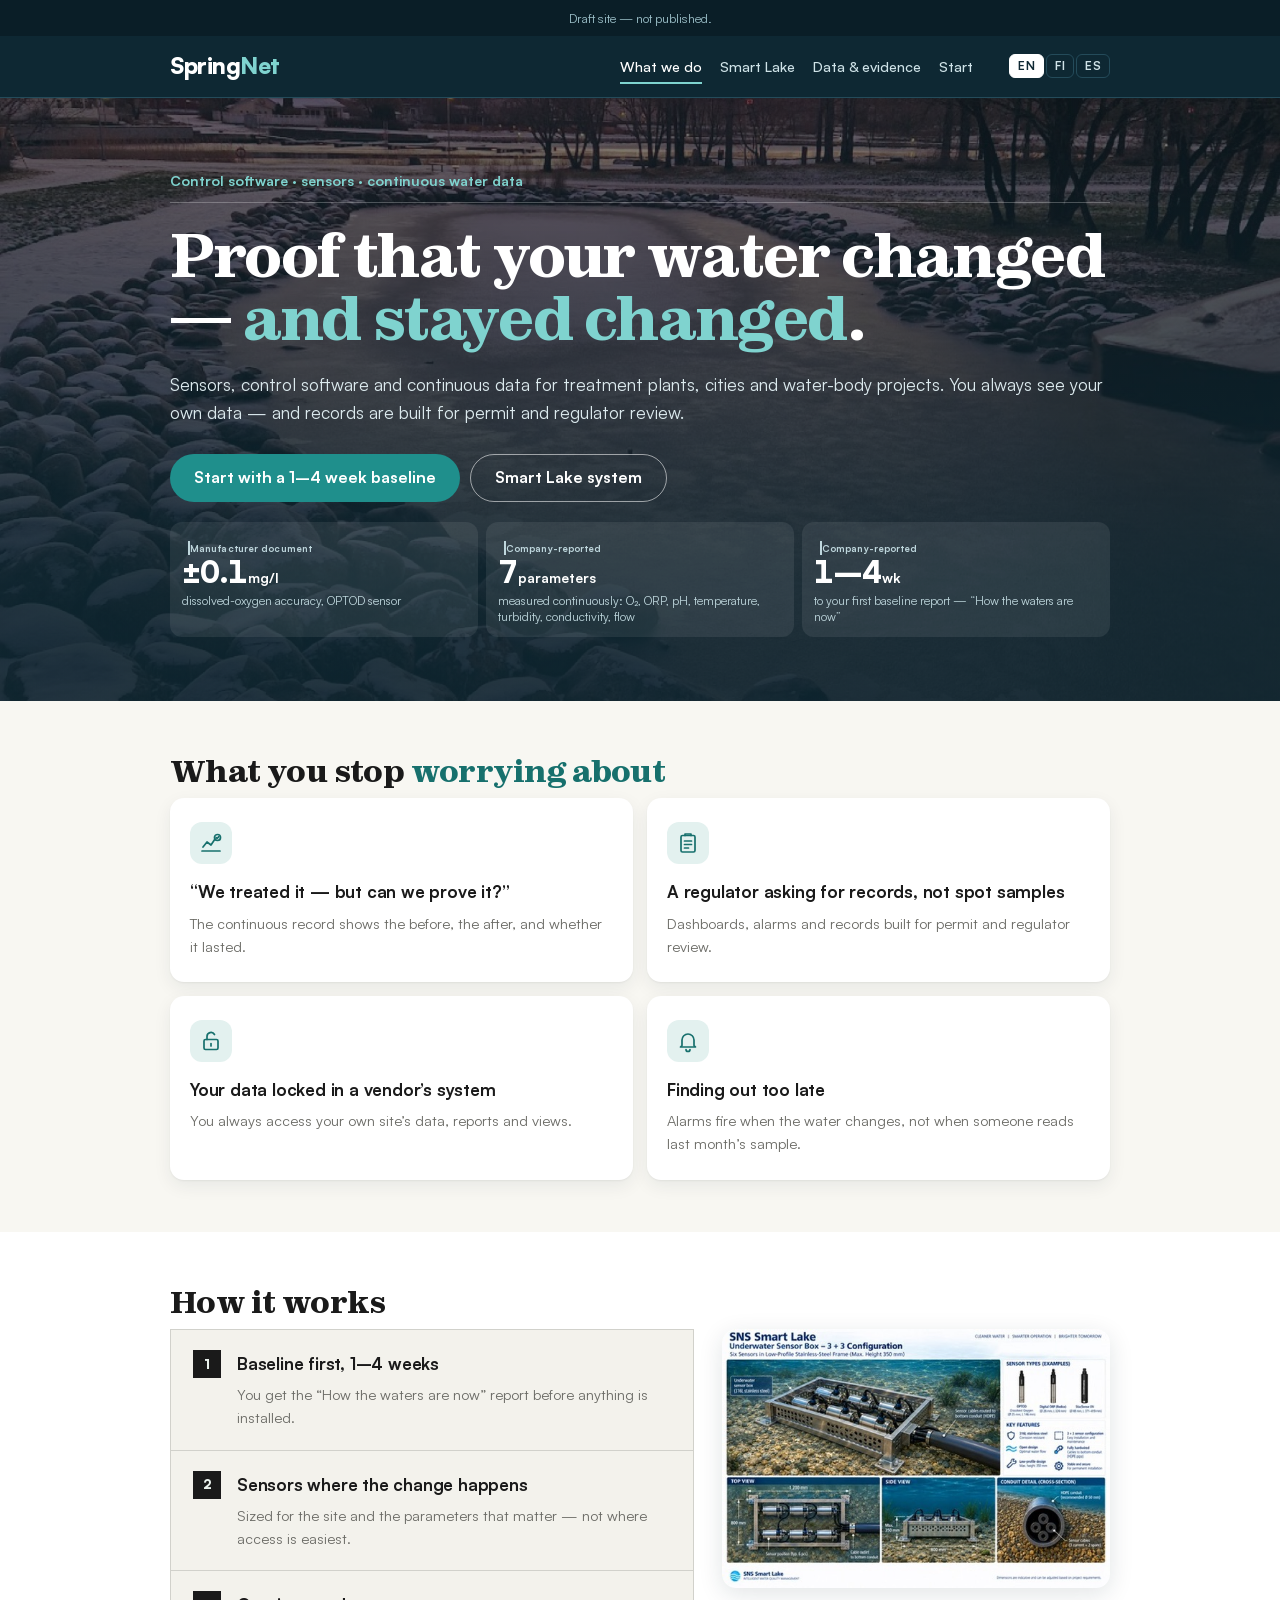
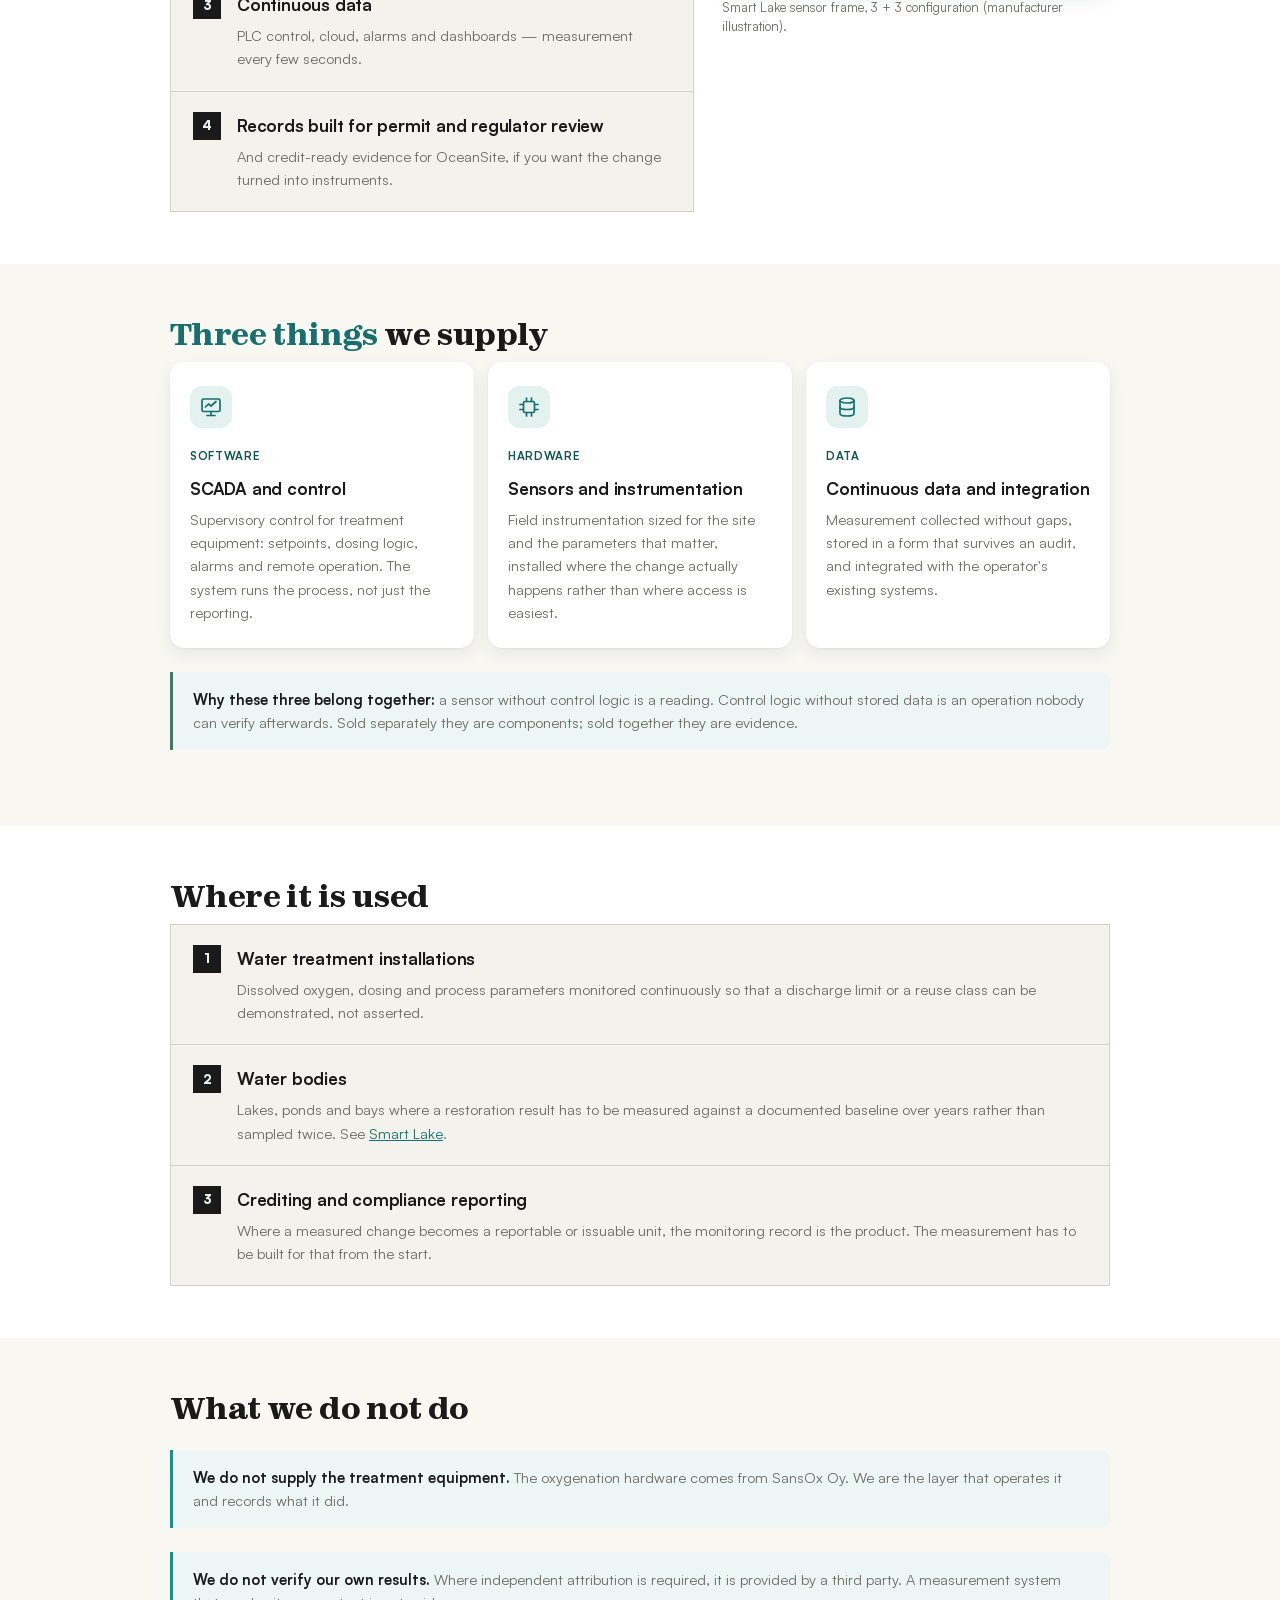
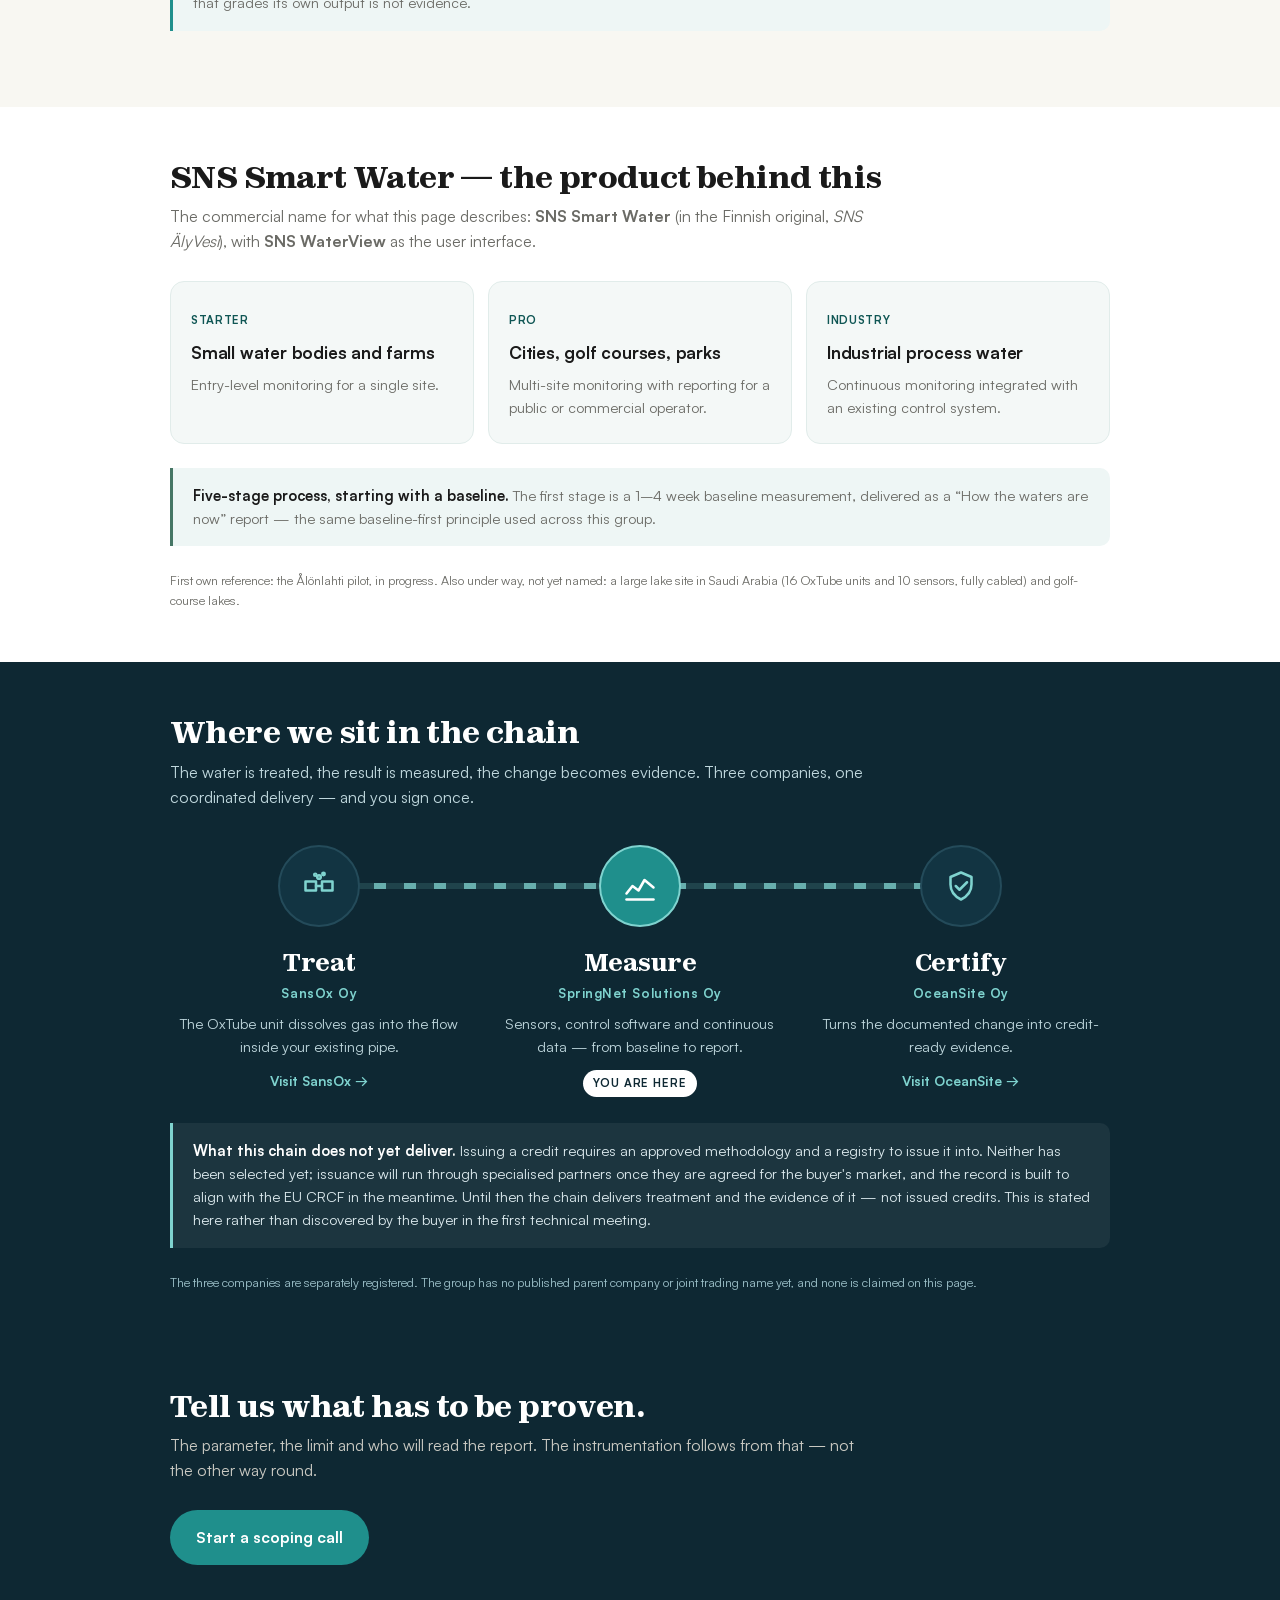
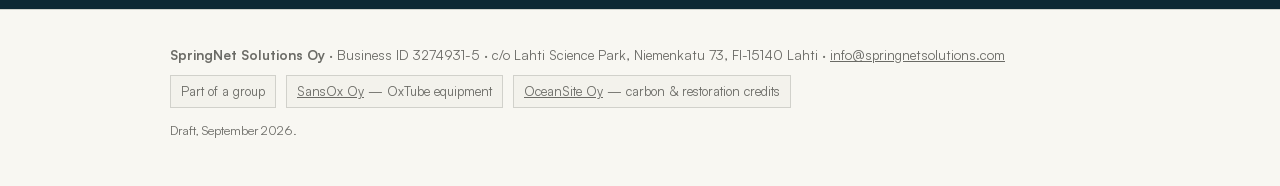
<file: index.html>
<!doctype html>
<html lang="en">
<head>
<meta charset="utf-8">
<meta name="viewport" content="width=device-width,initial-scale=1">
<meta name="robots" content="noindex,nofollow">
<title>SpringNet Solutions — control software, sensors and water data</title>
<meta name="description" content="SCADA software, sensors and continuous data for water treatment and water-body monitoring.">
<link rel="stylesheet" href="assets/css/site.css">
<link rel="stylesheet" href="assets/css/theme-b.css">
<link rel="stylesheet" href="assets/css/wow.css">
</head>
<body>
<a class="skip" href="#main">Skip to content</a>
<p class="draft">Draft site — not published.</p>
<header>
  <div class="wrap bar">
    <a class="logo" href="index.html">Spring<b>Net</b></a>
    <nav>
      <a href="index.html" aria-current="page">What we do</a>
      <a href="smart-lake.html">Smart Lake</a>
      <a href="evidence.html">Data &amp; evidence</a>
      <a href="contact.html">Start</a>
    </nav>
      <div class="lang"><a href="index.html" hreflang="en" aria-current="true">EN</a><a href="fi/index.html" hreflang="fi">FI</a><a href="es/index.html" hreflang="es">ES</a></div>
  </div>
</header>
<main id="main">
<div class="wrap hero" style="background-image:linear-gradient(180deg,rgba(14,40,51,.72),rgba(14,40,51,.94) 75%),url(assets/img/alonlahti_parainen.jpg)">
  <p class="kicker">Control software &middot; sensors &middot; continuous water data</p>
  <h1>Proof that your water changed &mdash; <em>and stayed changed</em>.</h1>
  <p class="lede">Sensors, control software and continuous data for treatment plants, cities and water-body projects. You always see your own data &mdash; and records are built for permit and regulator review.</p>
  <div class="herocta"><a class="p" href="contact.html">Start with a 1&ndash;4 week baseline</a><a class="s" href="smart-lake.html">Smart Lake system</a></div>
  <div class="numbers heronums">
    <div class="num"><span class="prov prov-mfr">Manufacturer document</span><b>&plusmn;0.1<small>mg/l</small></b><span>dissolved-oxygen accuracy, OPTOD sensor</span></div>
    <div class="num"><span class="prov prov-own">Company-reported</span><b>7<small>parameters</small></b><span>measured continuously: O&#8322;, ORP, pH, temperature, turbidity, conductivity, flow</span></div>
    <div class="num"><span class="prov prov-own">Company-reported</span><b>1&ndash;4<small>wk</small></b><span>to your first baseline report &mdash; &ldquo;How the waters are now&rdquo;</span></div>
  </div>
</div>

<section>
  <div class="wrap">
    <h2>What you stop <em>worrying about</em></h2>
    <div class="grid">
      <div class="card"><span class="card-ic"><svg viewBox="0 0 24 24" fill="none" stroke="currentColor" stroke-width="1.7" stroke-linecap="round" stroke-linejoin="round" aria-hidden="true"><path d="M3 20h18"/><path d="M4 16l4-5 4 3 4-6"/><circle cx="18.5" cy="6.5" r="3"/><path d="M17.2 6.6l.9.9 1.7-1.8"/></svg></span><h3>&ldquo;We treated it &mdash; but can we prove it?&rdquo;</h3><p>The continuous record shows the before, the after, and whether it lasted.</p></div>
      <div class="card"><span class="card-ic"><svg viewBox="0 0 24 24" fill="none" stroke="currentColor" stroke-width="1.7" stroke-linecap="round" stroke-linejoin="round" aria-hidden="true"><rect x="5" y="4.5" width="14" height="16.5" rx="1.5"/><path d="M9 4.5V3h6v1.5"/><path d="M8.5 10h7M8.5 13.5h7M8.5 17h4"/></svg></span><h3>A regulator asking for records, not spot samples</h3><p>Dashboards, alarms and records built for permit and regulator review.</p></div>
      <div class="card"><span class="card-ic"><svg viewBox="0 0 24 24" fill="none" stroke="currentColor" stroke-width="1.7" stroke-linecap="round" stroke-linejoin="round" aria-hidden="true"><rect x="5" y="10.5" width="14" height="10" rx="1.5"/><path d="M8 10.5V7.5a4 4 0 017.5-2"/><path d="M12 14.5v2.5"/></svg></span><h3>Your data locked in a vendor&rsquo;s system</h3><p>You always access your own site&rsquo;s data, reports and views.</p></div>
      <div class="card"><span class="card-ic"><svg viewBox="0 0 24 24" fill="none" stroke="currentColor" stroke-width="1.7" stroke-linecap="round" stroke-linejoin="round" aria-hidden="true"><path d="M6 16.5V11a6 6 0 0112 0v5.5l1.5 1.5h-15z"/><path d="M10 20.5a2 2 0 004 0"/></svg></span><h3>Finding out too late</h3><p>Alarms fire when the water changes, not when someone reads last month&rsquo;s sample.</p></div>
    </div>
  </div>
</section>

<section>
  <div class="wrap">
    <h2>How it works</h2>
    <div class="split"><div class="steps">
      <div class="step"><div><h3>Baseline first, 1&ndash;4 weeks</h3><p>You get the &ldquo;How the waters are now&rdquo; report before anything is installed.</p></div></div>
      <div class="step"><div><h3>Sensors where the change happens</h3><p>Sized for the site and the parameters that matter &mdash; not where access is easiest.</p></div></div>
      <div class="step"><div><h3>Continuous data</h3><p>PLC control, cloud, alarms and dashboards &mdash; measurement every few seconds.</p></div></div>
      <div class="step"><div><h3>Records built for permit and regulator review</h3><p>And credit-ready evidence for OceanSite, if you want the change turned into instruments.</p></div></div>
    </div><figure class="split-img"><img src="assets/img/smartlake_sensor_box.jpeg" alt="Smart Lake underwater sensor frame in a 3 + 3 configuration: six sensors in a low-profile stainless steel frame on the bottom." width="540" height="360" loading="lazy"><figcaption>Smart Lake sensor frame, 3 + 3 configuration (manufacturer illustration).</figcaption></figure></div>
  </div>
</section>

<section>
  <div class="wrap">
    <h2><em>Three things</em> we supply</h2>
    <div class="grid">
      <div class="card"><span class="card-ic"><svg viewBox="0 0 24 24" fill="none" stroke="currentColor" stroke-width="1.7" stroke-linecap="round" stroke-linejoin="round" aria-hidden="true"><rect x="3" y="4" width="18" height="12.5" rx="1.5"/><path d="M8 20.5h8M12 16.5v4"/><path d="M6.5 12l3-3 2.5 2 5-4.5"/></svg></span><span class="tag">Software</span><h3>SCADA and control</h3>
        <p>Supervisory control for treatment equipment: setpoints, dosing logic, alarms and remote operation. The system runs the process, not just the reporting.</p></div>
      <div class="card"><span class="card-ic"><svg viewBox="0 0 24 24" fill="none" stroke="currentColor" stroke-width="1.7" stroke-linecap="round" stroke-linejoin="round" aria-hidden="true"><rect x="6.5" y="6.5" width="11" height="11" rx="1.5"/><path d="M9.5 3v3.5M14.5 3v3.5M9.5 17.5V21M14.5 17.5V21M3 9.5h3.5M3 14.5h3.5M17.5 9.5H21M17.5 14.5H21"/></svg></span><span class="tag">Hardware</span><h3>Sensors and instrumentation</h3>
        <p>Field instrumentation sized for the site and the parameters that matter, installed where the change actually happens rather than where access is easiest.</p></div>
      <div class="card"><span class="card-ic"><svg viewBox="0 0 24 24" fill="none" stroke="currentColor" stroke-width="1.7" stroke-linecap="round" stroke-linejoin="round" aria-hidden="true"><ellipse cx="12" cy="5.5" rx="7" ry="2.5"/><path d="M5 5.5v13c0 1.4 3.1 2.5 7 2.5s7-1.1 7-2.5v-13"/><path d="M5 12c0 1.4 3.1 2.5 7 2.5s7-1.1 7-2.5"/></svg></span><span class="tag">Data</span><h3>Continuous data and integration</h3>
        <p>Measurement collected without gaps, stored in a form that survives an audit, and integrated with the operator's existing systems.</p></div>
    </div>
    <div class="note ok"><b>Why these three belong together:</b> a sensor without control logic is a
    reading. Control logic without stored data is an operation nobody can verify afterwards. Sold
    separately they are components; sold together they are evidence.</div>
  </div>
</section>

<section>
  <div class="wrap">
    <h2>Where it is used</h2>
    <div class="steps">
      <div class="step"><div><h3>Water treatment installations</h3><p>Dissolved oxygen, dosing and process parameters monitored continuously so that a discharge limit or a reuse class can be demonstrated, not asserted.</p></div></div>
      <div class="step"><div><h3>Water bodies</h3><p>Lakes, ponds and bays where a restoration result has to be measured against a documented baseline over years rather than sampled twice. See <a href="smart-lake.html">Smart Lake</a>.</p></div></div>
      <div class="step"><div><h3>Crediting and compliance reporting</h3><p>Where a measured change becomes a reportable or issuable unit, the monitoring record is the product. The measurement has to be built for that from the start.</p></div></div>
    </div>
  </div>
</section>

<section>
  <div class="wrap">
    <h2>What we do not do</h2>
    <div class="note"><b>We do not supply the treatment equipment.</b> The oxygenation hardware comes
    from SansOx Oy. We are the layer that operates it and records what it did.</div>
    <div class="note"><b>We do not verify our own results.</b> Where independent attribution is
    required, it is provided by a third party. A measurement system that grades its own output is not
    evidence.</div>
  </div>
</section>

<section>
  <div class="wrap">
    <h2>SNS Smart Water &mdash; the product behind this</h2>
    <p class="lead">The commercial name for what this page describes: <b>SNS Smart Water</b> (in the Finnish original, <i>SNS &Auml;lyVesi</i>), with <b>SNS WaterView</b> as the user interface.</p>
    <div class="grid">
      <div class="card"><span class="tag">Starter</span><h3>Small water bodies and farms</h3><p>Entry-level monitoring for a single site.</p></div>
      <div class="card"><span class="tag">Pro</span><h3>Cities, golf courses, parks</h3><p>Multi-site monitoring with reporting for a public or commercial operator.</p></div>
      <div class="card"><span class="tag">Industry</span><h3>Industrial process water</h3><p>Continuous monitoring integrated with an existing control system.</p></div>
    </div>
    <div class="note ok"><b>Five-stage process, starting with a baseline.</b> The first stage is a
    1&ndash;4 week baseline measurement, delivered as a &ldquo;How the waters are now&rdquo;
    report &mdash; the same baseline-first principle used across this group.</div>
    <p class="src">First own reference: the &Aring;l&ouml;nlahti pilot, in progress. Also under way,
    not yet named: a large lake site in Saudi Arabia (16 OxTube units and 10 sensors, fully
    cabled) and golf-course lakes.</p>
  </div>
</section>

<!-- ============ GROUP CHAIN ============ -->
<section id="chain-of-evidence">
  <div class="wrap">
    <h2>Where we sit in the chain</h2>
    <p class="lead">The water is treated, the result is measured, the change becomes evidence.
    Three companies, one coordinated delivery &mdash; and you sign once.</p>
    <div class="flow">
      <div class="flow-pipe" aria-hidden="true"><b></b><b></b><b></b></div>
      <a class="station" href="https://buenosbandidos-pixel.github.io/sansox-demo/"><span class="st-ring"><svg viewBox="0 0 24 24" fill="none" stroke="currentColor" stroke-width="1.7" stroke-linecap="round" stroke-linejoin="round" aria-hidden="true"><path d="M3 9h7v6H3zM14 9h7v6h-7z"/><path d="M10 12h4"/><circle cx="12" cy="6" r="1.2"/><circle cx="15" cy="4" r=".8"/><circle cx="9.5" cy="4.5" r=".7"/></svg></span><span class="st-verb">Treat</span><span class="st-co">SansOx Oy</span><p>The OxTube unit dissolves gas into the flow inside your existing pipe.</p><span class="st-go">Visit SansOx &rarr;</span></a>
      <div class="station here"><span class="st-ring"><svg viewBox="0 0 24 24" fill="none" stroke="currentColor" stroke-width="1.7" stroke-linecap="round" stroke-linejoin="round" aria-hidden="true"><path d="M3 17l4-5 4 3 4-7 6 5"/><path d="M3 21h18"/></svg></span><span class="st-verb">Measure</span><span class="st-co">SpringNet Solutions Oy</span><p>Sensors, control software and continuous data &mdash; from baseline to report.</p><span class="st-here">You are here</span></div>
      <a class="station" href="https://buenosbandidos-pixel.github.io/oceansite-demo/"><span class="st-ring"><svg viewBox="0 0 24 24" fill="none" stroke="currentColor" stroke-width="1.7" stroke-linecap="round" stroke-linejoin="round" aria-hidden="true"><path d="M12 3l7 3v5c0 4.5-3 8-7 10-4-2-7-5.5-7-10V6z"/><path d="M8.5 12l2.5 2.5L16 9.5"/></svg></span><span class="st-verb">Certify</span><span class="st-co">OceanSite Oy</span><p>Turns the documented change into credit-ready evidence.</p><span class="st-go">Visit OceanSite &rarr;</span></a>
    </div>
    <div class="note"><b>What this chain does not yet deliver.</b> Issuing a credit requires an
    approved methodology and a registry to issue it into. Neither has been selected yet;
    issuance will run through specialised partners once they are agreed for the buyer's market, and
    the record is built to align with the EU CRCF in the meantime. Until then the chain
    delivers treatment and the evidence of it &mdash; not issued credits. This is stated here rather
    than discovered by the buyer in the first technical meeting.</div>
    <p class="src">The three companies are separately registered. The group has no published
    parent company or joint trading name yet, and none is claimed on this page.</p>
  </div>
</section>

<section class="cta">
  <div class="wrap"><h2>Tell us what has to be proven.</h2><p class="lead">The parameter, the limit and who will read the report. The instrumentation follows from that — not the other way round.</p>
  <a class="btn" href="contact.html">Start a scoping call</a></div>
</section>
</main>
<footer>
  <div class="wrap">
    <p><b>SpringNet Solutions Oy</b> &middot; Business ID 3274931-5 &middot; c/o Lahti Science Park, Niemenkatu 73, FI-15140 Lahti &middot; <a href="mailto:info@springnetsolutions.com">info@springnetsolutions.com</a></p>
    <div class="chain">
      <span>Part of a group</span>
      <span><a href="https://buenosbandidos-pixel.github.io/sansox-demo/">SansOx Oy</a> — OxTube equipment</span>
      <span><a href="https://buenosbandidos-pixel.github.io/oceansite-demo/">OceanSite Oy</a> — carbon &amp; restoration credits</span>
    </div>
    <p class="src">Draft, September 2026.</p>
  </div>
</footer>
<script src="assets/js/menu.js" defer></script>
<script src="assets/js/wow.js" defer></script>
</body></html>
</file>
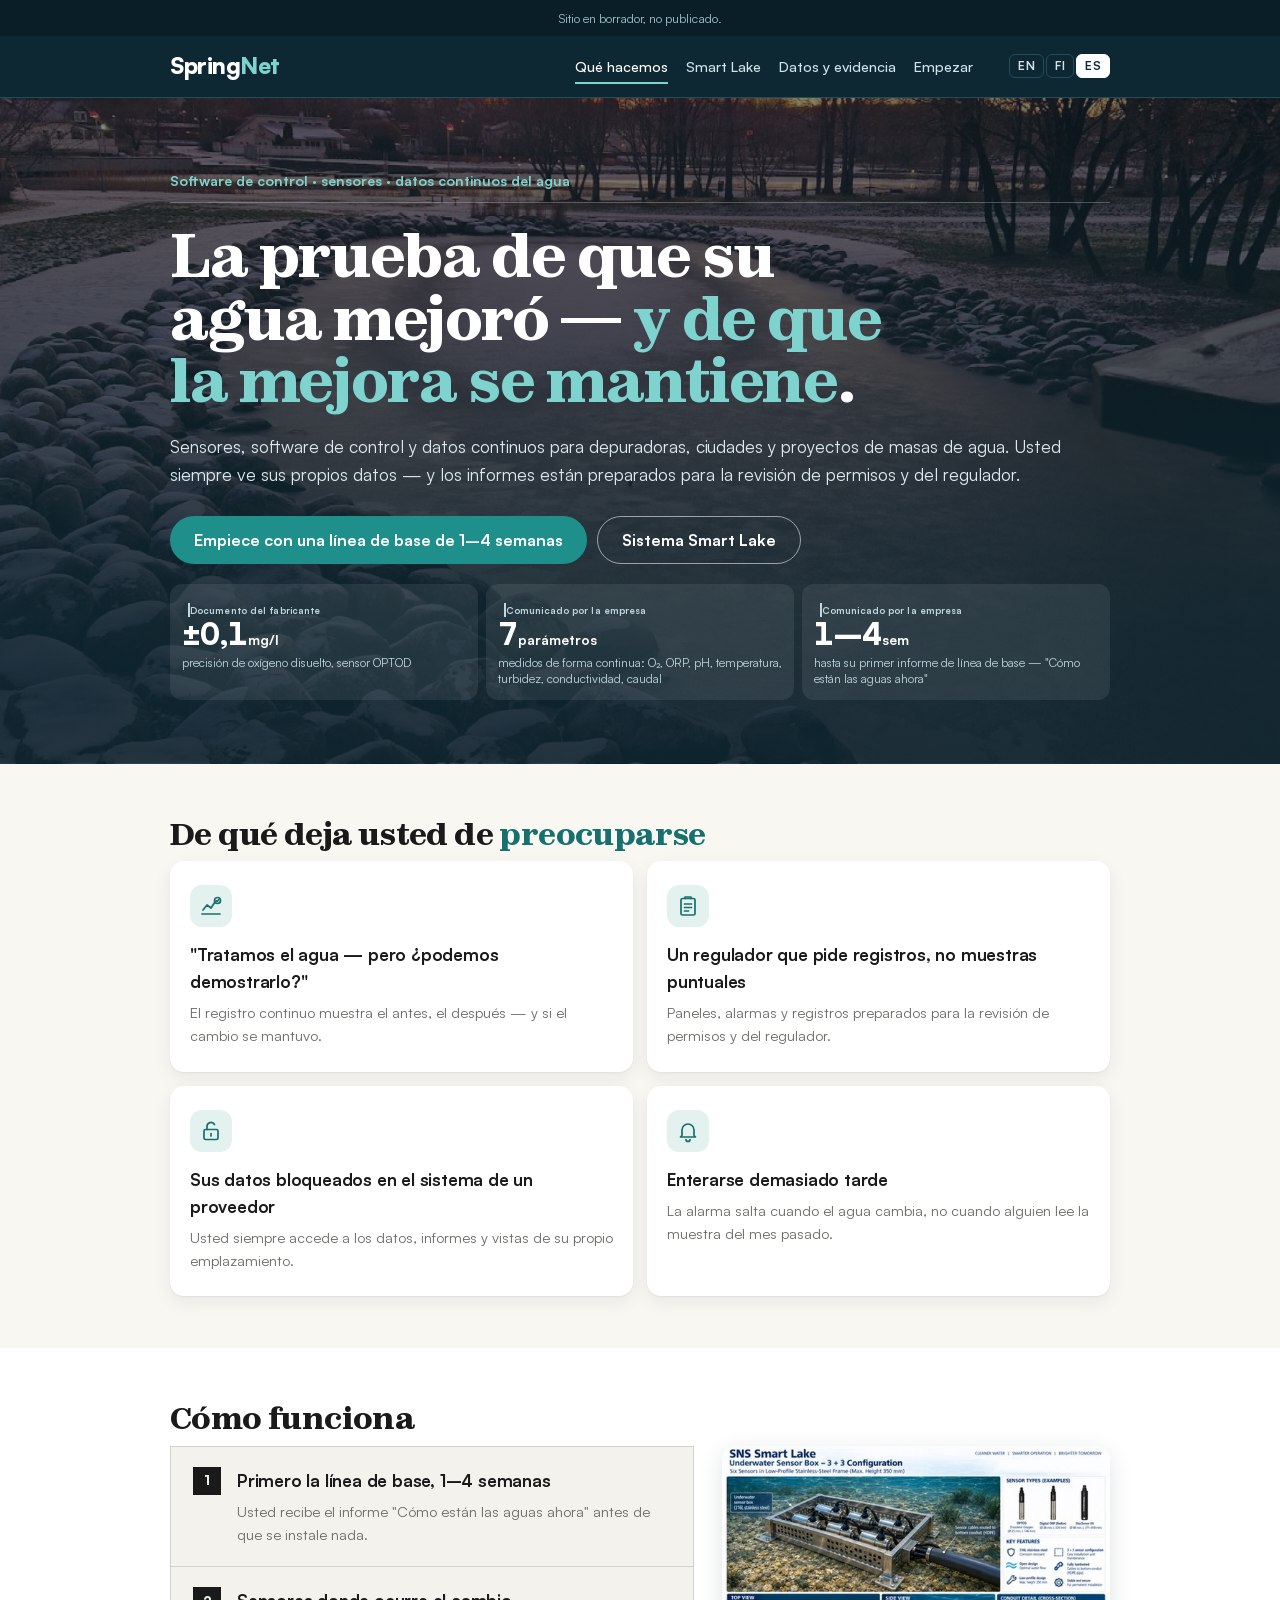
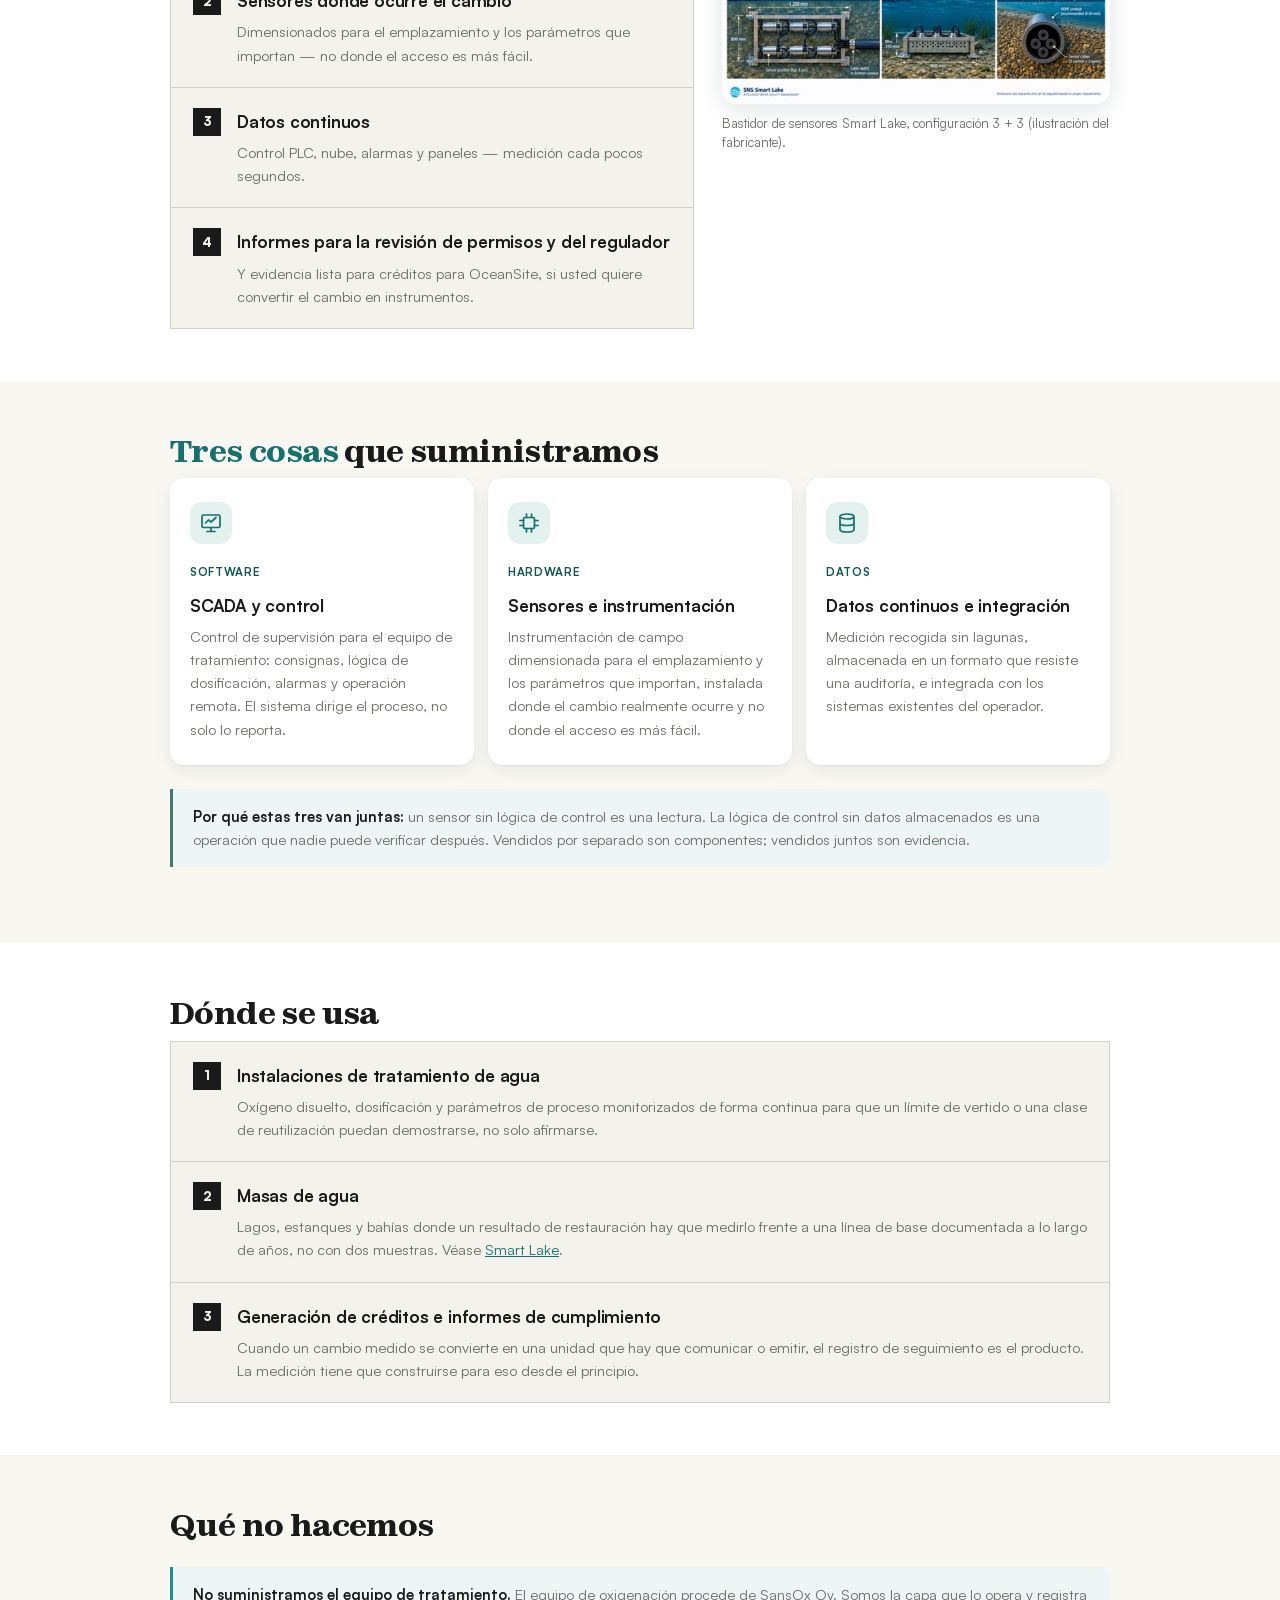
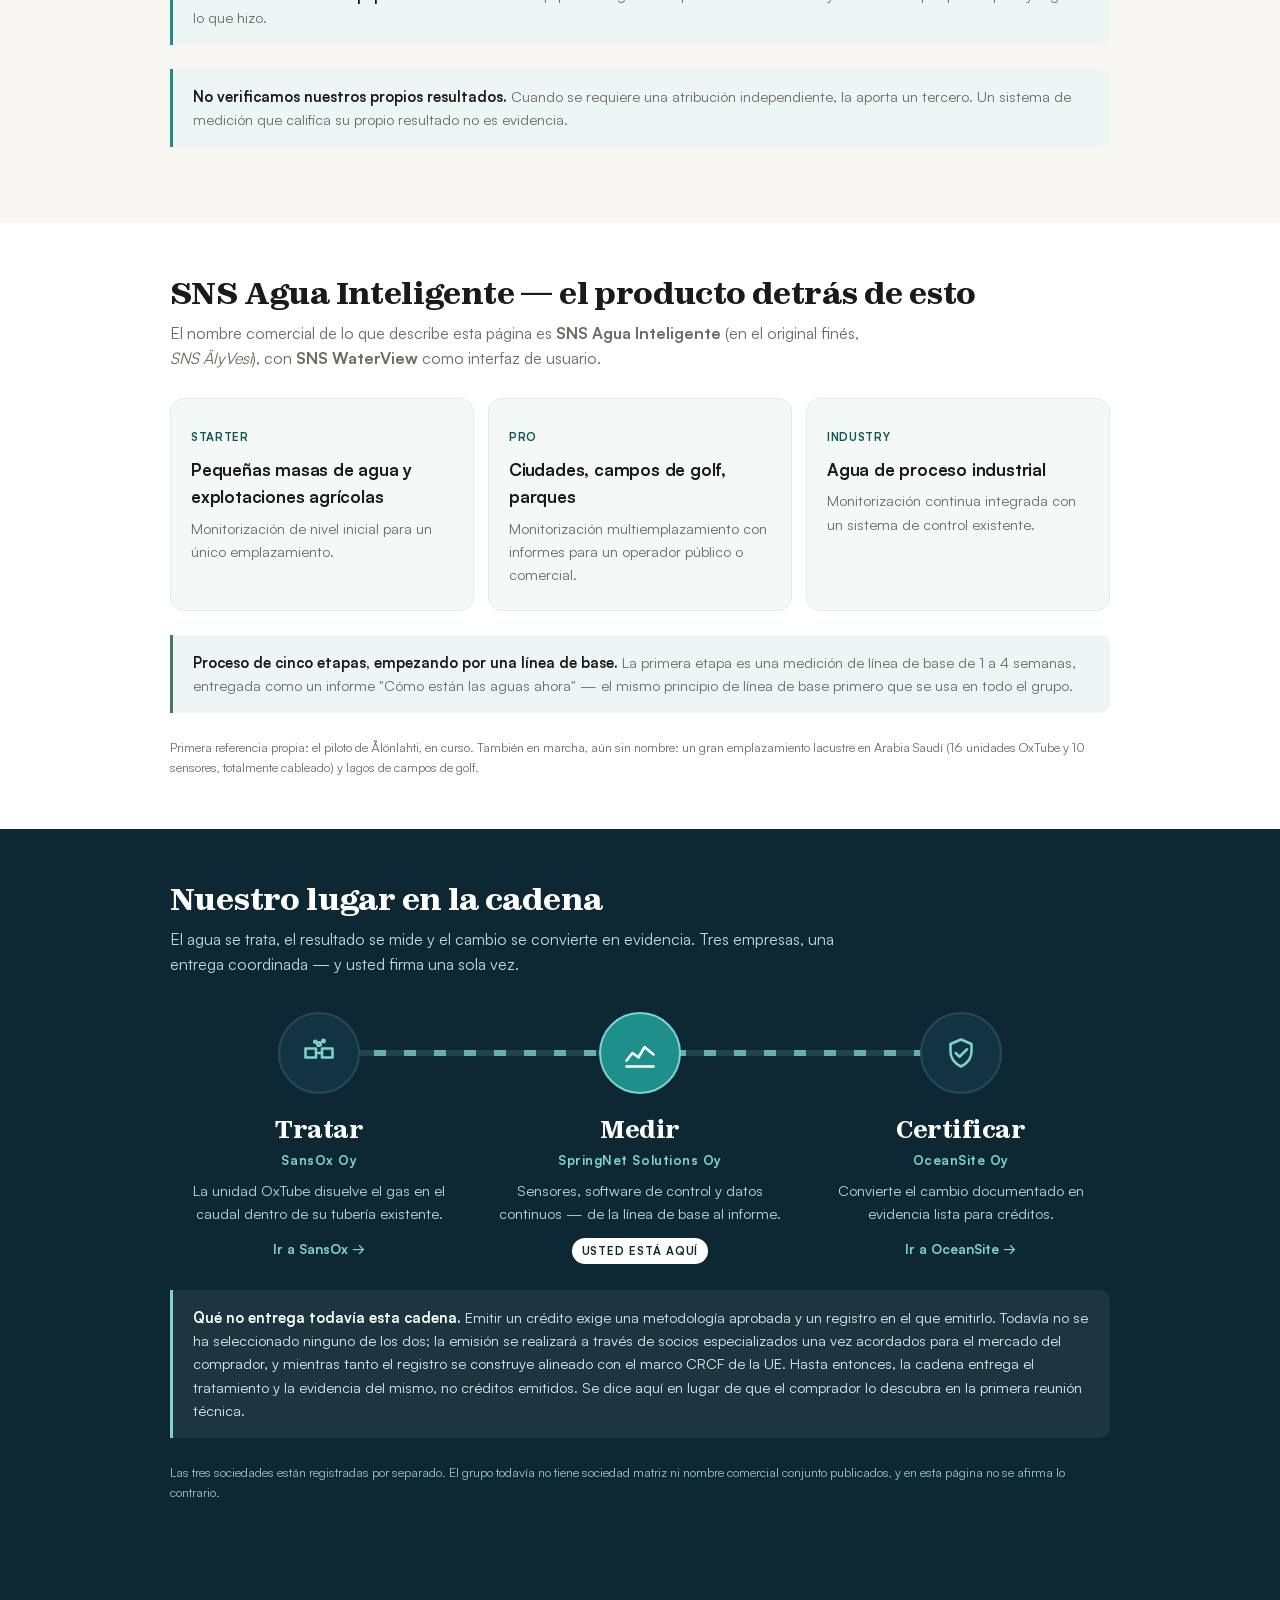
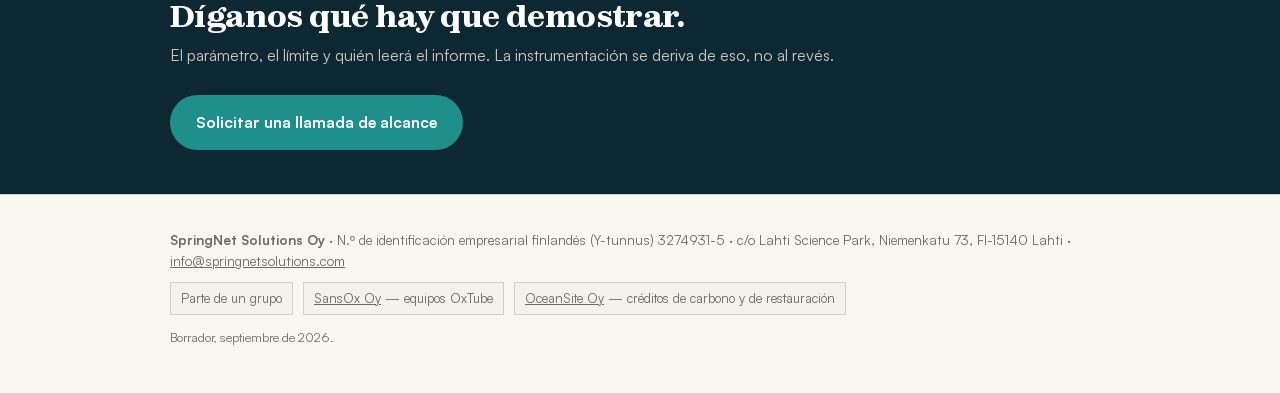
<file: es/index.html>
<!doctype html>
<html lang="es">
<head>
<meta charset="utf-8">
<meta name="viewport" content="width=device-width,initial-scale=1">
<meta name="robots" content="noindex,nofollow">
<title>SpringNet Solutions — software de control, sensores y datos del agua</title>
<meta name="description" content="Software SCADA, sensores y datos continuos para el tratamiento de agua y el seguimiento de masas de agua.">
<link rel="stylesheet" href="../assets/css/site.css">
<link rel="stylesheet" href="../assets/css/theme-b.css">
<link rel="stylesheet" href="../assets/css/wow.css">
<link rel="alternate" hreflang="en" href="../index.html">
<link rel="alternate" hreflang="fi" href="../fi/index.html">
<link rel="alternate" hreflang="es" href="index.html">
<link rel="alternate" hreflang="x-default" href="../index.html">
<link rel="canonical" href="index.html">
</head>
<body>
<a class="skip" href="#main">Ir al contenido</a>
<p class="draft">Sitio en borrador, no publicado.</p>
<header>
  <div class="wrap bar">
    <a class="logo" href="index.html">Spring<b>Net</b></a>
    <nav>
      <a href="index.html" aria-current="page">Qué hacemos</a>
      <a href="smart-lake.html">Smart Lake</a>
      <a href="evidence.html">Datos y evidencia</a>
      <a href="contact.html">Empezar</a>
    </nav>
      <div class="lang"><a href="../index.html" hreflang="en">EN</a><a href="../fi/index.html" hreflang="fi">FI</a><a href="../es/index.html" hreflang="es" aria-current="true">ES</a></div>
  </div>
</header>
<main id="main">
<div class="wrap hero" style="background-image:linear-gradient(180deg,rgba(14,40,51,.72),rgba(14,40,51,.94) 75%),url(../assets/img/alonlahti_parainen.jpg)">
  <p class="kicker">Software de control &middot; sensores &middot; datos continuos del agua</p>
  <h1>La prueba de que su agua mejoró — <em>y de que la mejora se mantiene</em>.</h1>
  <p class="lede">Sensores, software de control y datos continuos para depuradoras, ciudades y proyectos de masas de agua. Usted siempre ve sus propios datos — y los informes están preparados para la revisión de permisos y del regulador.</p>
  <div class="herocta"><a class="p" href="contact.html">Empiece con una línea de base de 1–4 semanas</a><a class="s" href="smart-lake.html">Sistema Smart Lake</a></div>
  <div class="numbers heronums">
    <div class="num"><span class="prov prov-mfr">Documento del fabricante</span><b>&plusmn;0,1<small>mg/l</small></b><span>precisión de oxígeno disuelto, sensor OPTOD</span></div>
    <div class="num"><span class="prov prov-own">Comunicado por la empresa</span><b>7<small>parámetros</small></b><span>medidos de forma continua: O&#8322;, ORP, pH, temperatura, turbidez, conductividad, caudal</span></div>
    <div class="num"><span class="prov prov-own">Comunicado por la empresa</span><b>1&ndash;4<small>sem</small></b><span>hasta su primer informe de línea de base — "Cómo están las aguas ahora"</span></div>
  </div>
</div>

<section>
  <div class="wrap">
    <h2>De qué deja usted de <em>preocuparse</em></h2>
    <div class="grid">
      <div class="card"><span class="card-ic"><svg viewBox="0 0 24 24" fill="none" stroke="currentColor" stroke-width="1.7" stroke-linecap="round" stroke-linejoin="round" aria-hidden="true"><path d="M3 20h18"/><path d="M4 16l4-5 4 3 4-6"/><circle cx="18.5" cy="6.5" r="3"/><path d="M17.2 6.6l.9.9 1.7-1.8"/></svg></span><h3>"Tratamos el agua — pero ¿podemos demostrarlo?"</h3><p>El registro continuo muestra el antes, el después — y si el cambio se mantuvo.</p></div>
      <div class="card"><span class="card-ic"><svg viewBox="0 0 24 24" fill="none" stroke="currentColor" stroke-width="1.7" stroke-linecap="round" stroke-linejoin="round" aria-hidden="true"><rect x="5" y="4.5" width="14" height="16.5" rx="1.5"/><path d="M9 4.5V3h6v1.5"/><path d="M8.5 10h7M8.5 13.5h7M8.5 17h4"/></svg></span><h3>Un regulador que pide registros, no muestras puntuales</h3><p>Paneles, alarmas y registros preparados para la revisión de permisos y del regulador.</p></div>
      <div class="card"><span class="card-ic"><svg viewBox="0 0 24 24" fill="none" stroke="currentColor" stroke-width="1.7" stroke-linecap="round" stroke-linejoin="round" aria-hidden="true"><rect x="5" y="10.5" width="14" height="10" rx="1.5"/><path d="M8 10.5V7.5a4 4 0 017.5-2"/><path d="M12 14.5v2.5"/></svg></span><h3>Sus datos bloqueados en el sistema de un proveedor</h3><p>Usted siempre accede a los datos, informes y vistas de su propio emplazamiento.</p></div>
      <div class="card"><span class="card-ic"><svg viewBox="0 0 24 24" fill="none" stroke="currentColor" stroke-width="1.7" stroke-linecap="round" stroke-linejoin="round" aria-hidden="true"><path d="M6 16.5V11a6 6 0 0112 0v5.5l1.5 1.5h-15z"/><path d="M10 20.5a2 2 0 004 0"/></svg></span><h3>Enterarse demasiado tarde</h3><p>La alarma salta cuando el agua cambia, no cuando alguien lee la muestra del mes pasado.</p></div>
    </div>
  </div>
</section>

<section>
  <div class="wrap">
    <h2>Cómo funciona</h2>
    <div class="split"><div class="steps">
      <div class="step"><div><h3>Primero la línea de base, 1–4 semanas</h3><p>Usted recibe el informe "Cómo están las aguas ahora" antes de que se instale nada.</p></div></div>
      <div class="step"><div><h3>Sensores donde ocurre el cambio</h3><p>Dimensionados para el emplazamiento y los parámetros que importan — no donde el acceso es más fácil.</p></div></div>
      <div class="step"><div><h3>Datos continuos</h3><p>Control PLC, nube, alarmas y paneles — medición cada pocos segundos.</p></div></div>
      <div class="step"><div><h3>Informes para la revisión de permisos y del regulador</h3><p>Y evidencia lista para créditos para OceanSite, si usted quiere convertir el cambio en instrumentos.</p></div></div>
    </div><figure class="split-img"><img src="../assets/img/smartlake_sensor_box.jpeg" alt="Bastidor de sensores Smart Lake en configuración 3 + 3: seis sensores en un bastidor bajo de acero inoxidable en el fondo." width="540" height="360" loading="lazy"><figcaption>Bastidor de sensores Smart Lake, configuración 3 + 3 (ilustración del fabricante).</figcaption></figure></div>
  </div>
</section>

<section>
  <div class="wrap">
    <h2><em>Tres cosas</em> que suministramos</h2>
    <div class="grid">
      <div class="card"><span class="card-ic"><svg viewBox="0 0 24 24" fill="none" stroke="currentColor" stroke-width="1.7" stroke-linecap="round" stroke-linejoin="round" aria-hidden="true"><rect x="3" y="4" width="18" height="12.5" rx="1.5"/><path d="M8 20.5h8M12 16.5v4"/><path d="M6.5 12l3-3 2.5 2 5-4.5"/></svg></span><span class="tag">Software</span><h3>SCADA y control</h3>
        <p>Control de supervisión para el equipo de tratamiento: consignas, lógica de dosificación, alarmas y operación remota. El sistema dirige el proceso, no solo lo reporta.</p></div>
      <div class="card"><span class="card-ic"><svg viewBox="0 0 24 24" fill="none" stroke="currentColor" stroke-width="1.7" stroke-linecap="round" stroke-linejoin="round" aria-hidden="true"><rect x="6.5" y="6.5" width="11" height="11" rx="1.5"/><path d="M9.5 3v3.5M14.5 3v3.5M9.5 17.5V21M14.5 17.5V21M3 9.5h3.5M3 14.5h3.5M17.5 9.5H21M17.5 14.5H21"/></svg></span><span class="tag">Hardware</span><h3>Sensores e instrumentación</h3>
        <p>Instrumentación de campo dimensionada para el emplazamiento y los parámetros que importan, instalada donde el cambio realmente ocurre y no donde el acceso es más fácil.</p></div>
      <div class="card"><span class="card-ic"><svg viewBox="0 0 24 24" fill="none" stroke="currentColor" stroke-width="1.7" stroke-linecap="round" stroke-linejoin="round" aria-hidden="true"><ellipse cx="12" cy="5.5" rx="7" ry="2.5"/><path d="M5 5.5v13c0 1.4 3.1 2.5 7 2.5s7-1.1 7-2.5v-13"/><path d="M5 12c0 1.4 3.1 2.5 7 2.5s7-1.1 7-2.5"/></svg></span><span class="tag">Datos</span><h3>Datos continuos e integración</h3>
        <p>Medición recogida sin lagunas, almacenada en un formato que resiste una auditoría, e integrada con los sistemas existentes del operador.</p></div>
    </div>
    <div class="note ok"><b>Por qué estas tres van juntas:</b> un sensor sin lógica de control es una lectura. La lógica de control sin datos almacenados es una operación que nadie puede verificar después. Vendidos por separado son componentes; vendidos juntos son evidencia.</div>
  </div>
</section>

<section>
  <div class="wrap">
    <h2>Dónde se usa</h2>
    <div class="steps">
      <div class="step"><div><h3>Instalaciones de tratamiento de agua</h3><p>Oxígeno disuelto, dosificación y parámetros de proceso monitorizados de forma continua para que un límite de vertido o una clase de reutilización puedan demostrarse, no solo afirmarse.</p></div></div>
      <div class="step"><div><h3>Masas de agua</h3><p>Lagos, estanques y bahías donde un resultado de restauración hay que medirlo frente a una línea de base documentada a lo largo de años, no con dos muestras. Véase <a href="smart-lake.html">Smart Lake</a>.</p></div></div>
      <div class="step"><div><h3>Generación de créditos e informes de cumplimiento</h3><p>Cuando un cambio medido se convierte en una unidad que hay que comunicar o emitir, el registro de seguimiento es el producto. La medición tiene que construirse para eso desde el principio.</p></div></div>
    </div>
  </div>
</section>

<section>
  <div class="wrap">
    <h2>Qué no hacemos</h2>
    <div class="note"><b>No suministramos el equipo de tratamiento.</b> El equipo de oxigenación procede de SansOx Oy. Somos la capa que lo opera y registra lo que hizo.</div>
    <div class="note"><b>No verificamos nuestros propios resultados.</b> Cuando se requiere una atribución independiente, la aporta un tercero. Un sistema de medición que califica su propio resultado no es evidencia.</div>
  </div>
</section>

<section>
  <div class="wrap">
    <h2>SNS Agua Inteligente — el producto detrás de esto</h2>
    <p class="lead">El nombre comercial de lo que describe esta página es <b>SNS Agua Inteligente</b> (en el original finés, <i>SNS ÄlyVesi</i>), con <b>SNS WaterView</b> como interfaz de usuario.</p>
    <div class="grid">
      <div class="card"><span class="tag">Starter</span><h3>Pequeñas masas de agua y explotaciones agrícolas</h3><p>Monitorización de nivel inicial para un único emplazamiento.</p></div>
      <div class="card"><span class="tag">Pro</span><h3>Ciudades, campos de golf, parques</h3><p>Monitorización multiemplazamiento con informes para un operador público o comercial.</p></div>
      <div class="card"><span class="tag">Industry</span><h3>Agua de proceso industrial</h3><p>Monitorización continua integrada con un sistema de control existente.</p></div>
    </div>
    <div class="note ok"><b>Proceso de cinco etapas, empezando por una línea de base.</b> La primera etapa es una medición de línea de base de 1 a 4 semanas, entregada como un informe "Cómo están las aguas ahora" — el mismo principio de línea de base primero que se usa en todo el grupo.</div>
    <p class="src">Primera referencia propia: el piloto de Ålönlahti, en curso. También en marcha, aún sin nombre: un gran emplazamiento lacustre en Arabia Saudí (16 unidades OxTube y 10 sensores, totalmente cableado) y lagos de campos de golf.</p>
  </div>
</section>

<!-- ============ GROUP CHAIN ============ -->
<section id="chain-of-evidence">
  <div class="wrap">
    <h2>Nuestro lugar en la cadena</h2>
    <p class="lead">El agua se trata, el resultado se mide y el cambio se convierte en evidencia. Tres empresas, una entrega coordinada — y usted firma una sola vez.</p>
    <div class="flow">
      <div class="flow-pipe" aria-hidden="true"><b></b><b></b><b></b></div>
      <a class="station" href="https://buenosbandidos-pixel.github.io/sansox-demo/es/"><span class="st-ring"><svg viewBox="0 0 24 24" fill="none" stroke="currentColor" stroke-width="1.7" stroke-linecap="round" stroke-linejoin="round" aria-hidden="true"><path d="M3 9h7v6H3zM14 9h7v6h-7z"/><path d="M10 12h4"/><circle cx="12" cy="6" r="1.2"/><circle cx="15" cy="4" r=".8"/><circle cx="9.5" cy="4.5" r=".7"/></svg></span><span class="st-verb">Tratar</span><span class="st-co">SansOx Oy</span><p>La unidad OxTube disuelve el gas en el caudal dentro de su tubería existente.</p><span class="st-go">Ir a SansOx &rarr;</span></a>
      <div class="station here"><span class="st-ring"><svg viewBox="0 0 24 24" fill="none" stroke="currentColor" stroke-width="1.7" stroke-linecap="round" stroke-linejoin="round" aria-hidden="true"><path d="M3 17l4-5 4 3 4-7 6 5"/><path d="M3 21h18"/></svg></span><span class="st-verb">Medir</span><span class="st-co">SpringNet Solutions Oy</span><p>Sensores, software de control y datos continuos &mdash; de la línea de base al informe.</p><span class="st-here">Usted está aquí</span></div>
      <a class="station" href="https://buenosbandidos-pixel.github.io/oceansite-demo/es/"><span class="st-ring"><svg viewBox="0 0 24 24" fill="none" stroke="currentColor" stroke-width="1.7" stroke-linecap="round" stroke-linejoin="round" aria-hidden="true"><path d="M12 3l7 3v5c0 4.5-3 8-7 10-4-2-7-5.5-7-10V6z"/><path d="M8.5 12l2.5 2.5L16 9.5"/></svg></span><span class="st-verb">Certificar</span><span class="st-co">OceanSite Oy</span><p>Convierte el cambio documentado en evidencia lista para créditos.</p><span class="st-go">Ir a OceanSite &rarr;</span></a>
    </div>
    <div class="note"><b>Qué no entrega todavía esta cadena.</b> Emitir un crédito exige una metodología aprobada y un registro en el que emitirlo. Todavía no se ha seleccionado ninguno de los dos; la emisión se realizará a través de socios especializados una vez acordados para el mercado del comprador, y mientras tanto el registro se construye alineado con el marco CRCF de la UE. Hasta entonces, la cadena entrega el tratamiento y la evidencia del mismo, no créditos emitidos. Se dice aquí en lugar de que el comprador lo descubra en la primera reunión técnica.</div>
    <p class="src">Las tres sociedades están registradas por separado. El grupo todavía no tiene sociedad matriz ni nombre comercial conjunto publicados, y en esta página no se afirma lo contrario.</p>
  </div>
</section>

<section class="cta">
  <div class="wrap"><h2>Díganos qué hay que demostrar.</h2><p class="lead">El parámetro, el límite y quién leerá el informe. La instrumentación se deriva de eso, no al revés.</p>
  <a class="btn" href="contact.html">Solicitar una llamada de alcance</a></div>
</section>
</main>
<footer>
  <div class="wrap">
    <p><b>SpringNet Solutions Oy</b> &middot; N.º de identificación empresarial finlandés (Y-tunnus) 3274931-5 &middot; c/o Lahti Science Park, Niemenkatu 73, FI-15140 Lahti &middot; <a href="mailto:info@springnetsolutions.com">info@springnetsolutions.com</a></p>
    <div class="chain"><span>Parte de un grupo</span> <span><a href="https://buenosbandidos-pixel.github.io/sansox-demo/">SansOx Oy</a> — equipos OxTube</span> <span><a href="https://buenosbandidos-pixel.github.io/oceansite-demo/">OceanSite Oy</a> — créditos de carbono y de restauración</span></div>
    <p class="src">Borrador, septiembre de 2026.</p>
  </div>
</footer>
<script src="../assets/js/menu.js" defer></script>
<script src="../assets/js/wow.js" defer></script>
</body></html>
</file>
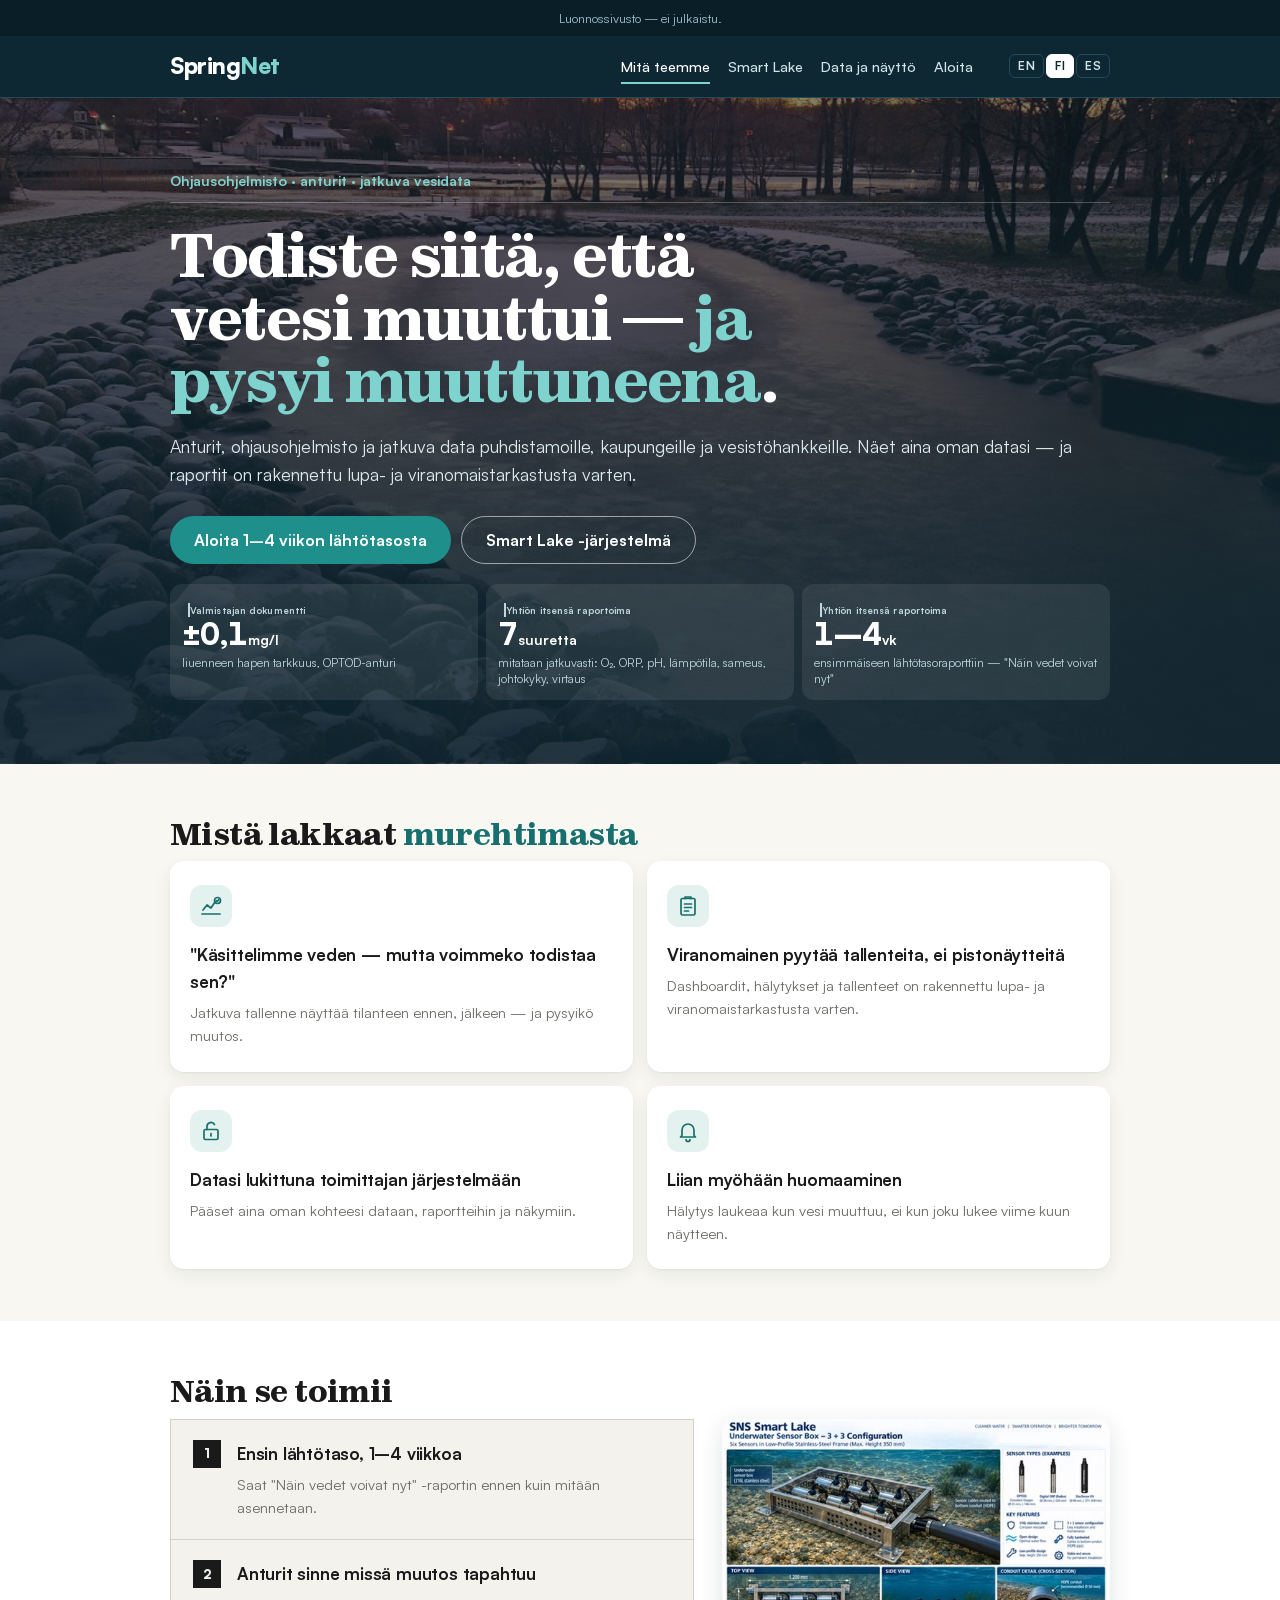
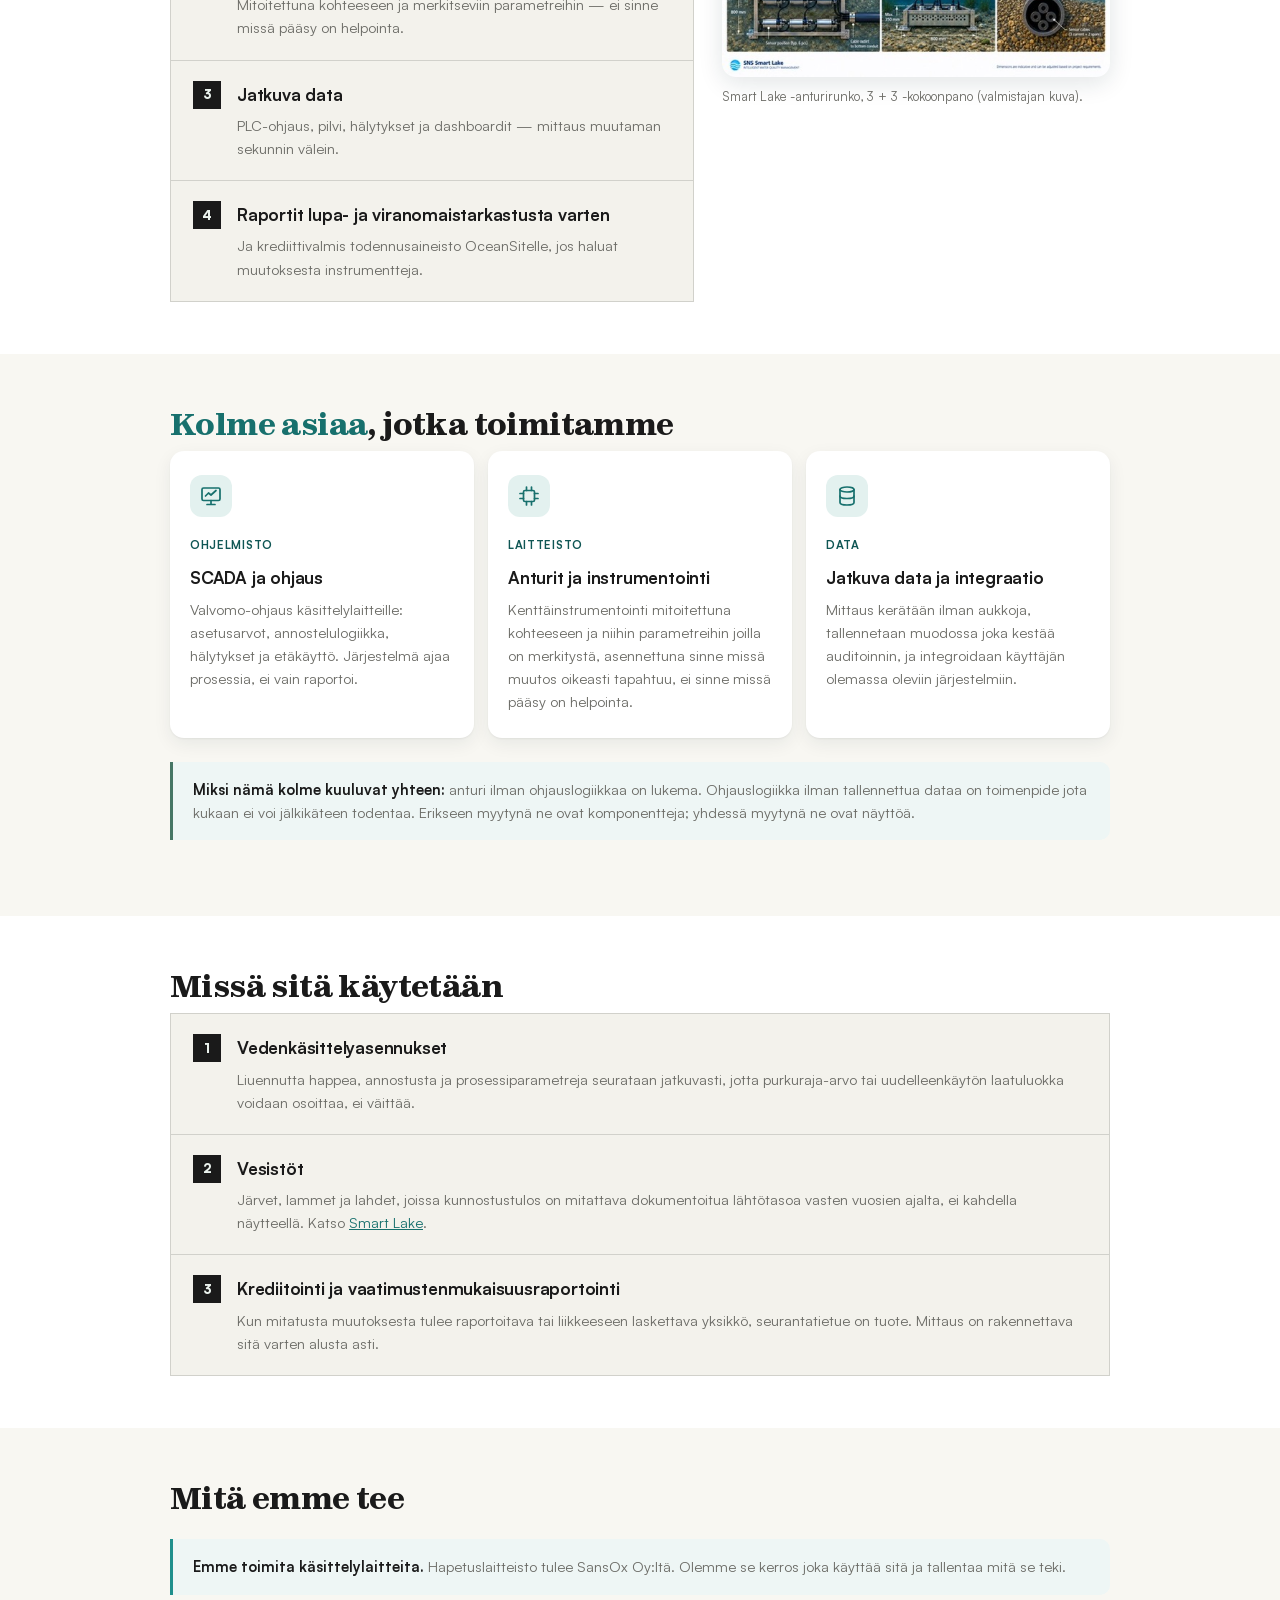
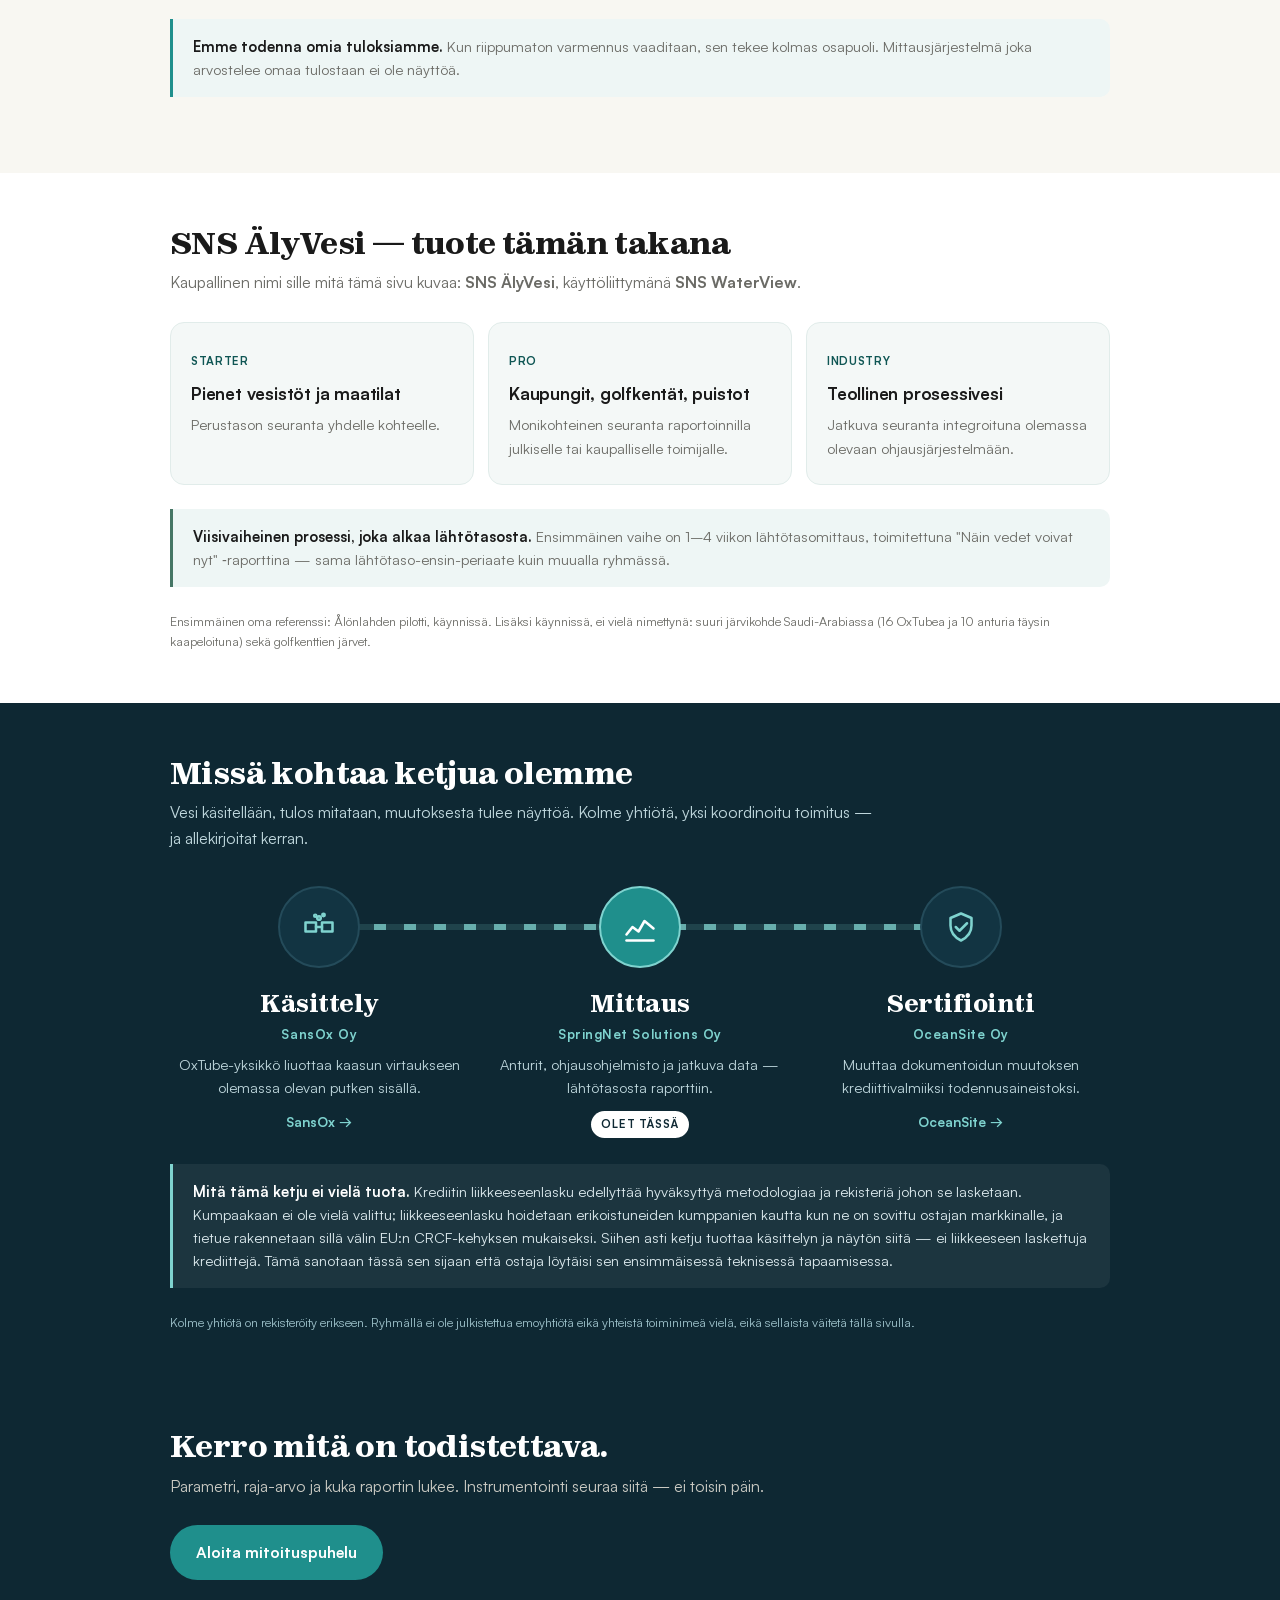
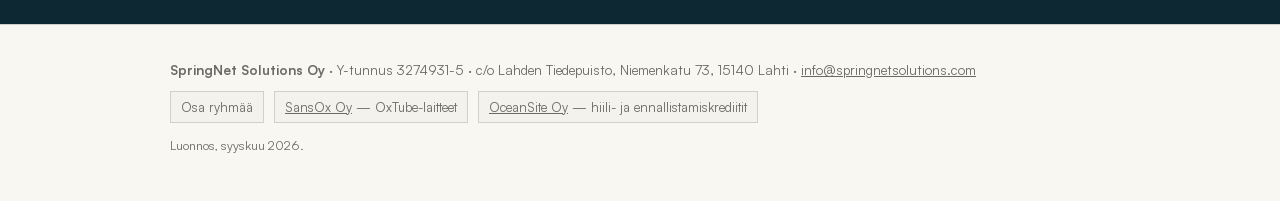
<file: fi/index.html>
<!doctype html>
<html lang="fi">
<head>
<meta charset="utf-8">
<meta name="viewport" content="width=device-width,initial-scale=1">
<meta name="robots" content="noindex,nofollow">
<title>SpringNet Solutions — ohjausohjelmisto, anturit ja vesidata</title>
<meta name="description" content="SCADA-ohjelmisto, anturit ja jatkuva data vedenkäsittelyyn ja vesistöjen seurantaan.">
<link rel="stylesheet" href="../assets/css/site.css">
<link rel="stylesheet" href="../assets/css/theme-b.css">
<link rel="stylesheet" href="../assets/css/wow.css">
<link rel="alternate" hreflang="en" href="../index.html">
<link rel="alternate" hreflang="fi" href="index.html">
<link rel="alternate" hreflang="es" href="../es/index.html">
<link rel="alternate" hreflang="x-default" href="../index.html">
<link rel="canonical" href="index.html">
</head>
<body>
<a class="skip" href="#main">Siirry sisältöön</a>
<p class="draft">Luonnossivusto — ei julkaistu.</p>
<header>
  <div class="wrap bar">
    <a class="logo" href="index.html">Spring<b>Net</b></a>
    <nav>
      <a href="index.html" aria-current="page">Mitä teemme</a>
      <a href="smart-lake.html">Smart Lake</a>
      <a href="evidence.html">Data ja näyttö</a>
      <a href="contact.html">Aloita</a>
    </nav>
      <div class="lang"><a href="../index.html" hreflang="en">EN</a><a href="../fi/index.html" hreflang="fi" aria-current="true">FI</a><a href="../es/index.html" hreflang="es">ES</a></div>
  </div>
</header>
<main id="main">
<div class="wrap hero" style="background-image:linear-gradient(180deg,rgba(14,40,51,.72),rgba(14,40,51,.94) 75%),url(../assets/img/alonlahti_parainen.jpg)">
  <p class="kicker">Ohjausohjelmisto &middot; anturit &middot; jatkuva vesidata</p>
  <h1>Todiste siitä, että vetesi muuttui — <em>ja pysyi muuttuneena</em>.</h1>
  <p class="lede">Anturit, ohjausohjelmisto ja jatkuva data puhdistamoille, kaupungeille ja vesistöhankkeille. Näet aina oman datasi — ja raportit on rakennettu lupa- ja viranomaistarkastusta varten.</p>
  <div class="herocta"><a class="p" href="contact.html">Aloita 1–4 viikon lähtötasosta</a><a class="s" href="smart-lake.html">Smart Lake -järjestelmä</a></div>
  <div class="numbers heronums">
    <div class="num"><span class="prov prov-mfr">Valmistajan dokumentti</span><b>&plusmn;0,1<small>mg/l</small></b><span>liuenneen hapen tarkkuus, OPTOD-anturi</span></div>
    <div class="num"><span class="prov prov-own">Yhtiön itsensä raportoima</span><b>7<small>suuretta</small></b><span>mitataan jatkuvasti: O&#8322;, ORP, pH, lämpötila, sameus, johtokyky, virtaus</span></div>
    <div class="num"><span class="prov prov-own">Yhtiön itsensä raportoima</span><b>1&ndash;4<small>vk</small></b><span>ensimmäiseen lähtötasoraporttiin — "Näin vedet voivat nyt"</span></div>
  </div>
</div>

<section>
  <div class="wrap">
    <h2>Mistä lakkaat <em>murehtimasta</em></h2>
    <div class="grid">
      <div class="card"><span class="card-ic"><svg viewBox="0 0 24 24" fill="none" stroke="currentColor" stroke-width="1.7" stroke-linecap="round" stroke-linejoin="round" aria-hidden="true"><path d="M3 20h18"/><path d="M4 16l4-5 4 3 4-6"/><circle cx="18.5" cy="6.5" r="3"/><path d="M17.2 6.6l.9.9 1.7-1.8"/></svg></span><h3>"Käsittelimme veden — mutta voimmeko todistaa sen?"</h3><p>Jatkuva tallenne näyttää tilanteen ennen, jälkeen — ja pysyikö muutos.</p></div>
      <div class="card"><span class="card-ic"><svg viewBox="0 0 24 24" fill="none" stroke="currentColor" stroke-width="1.7" stroke-linecap="round" stroke-linejoin="round" aria-hidden="true"><rect x="5" y="4.5" width="14" height="16.5" rx="1.5"/><path d="M9 4.5V3h6v1.5"/><path d="M8.5 10h7M8.5 13.5h7M8.5 17h4"/></svg></span><h3>Viranomainen pyytää tallenteita, ei pistonäytteitä</h3><p>Dashboardit, hälytykset ja tallenteet on rakennettu lupa- ja viranomaistarkastusta varten.</p></div>
      <div class="card"><span class="card-ic"><svg viewBox="0 0 24 24" fill="none" stroke="currentColor" stroke-width="1.7" stroke-linecap="round" stroke-linejoin="round" aria-hidden="true"><rect x="5" y="10.5" width="14" height="10" rx="1.5"/><path d="M8 10.5V7.5a4 4 0 017.5-2"/><path d="M12 14.5v2.5"/></svg></span><h3>Datasi lukittuna toimittajan järjestelmään</h3><p>Pääset aina oman kohteesi dataan, raportteihin ja näkymiin.</p></div>
      <div class="card"><span class="card-ic"><svg viewBox="0 0 24 24" fill="none" stroke="currentColor" stroke-width="1.7" stroke-linecap="round" stroke-linejoin="round" aria-hidden="true"><path d="M6 16.5V11a6 6 0 0112 0v5.5l1.5 1.5h-15z"/><path d="M10 20.5a2 2 0 004 0"/></svg></span><h3>Liian myöhään huomaaminen</h3><p>Hälytys laukeaa kun vesi muuttuu, ei kun joku lukee viime kuun näytteen.</p></div>
    </div>
  </div>
</section>

<section>
  <div class="wrap">
    <h2>Näin se toimii</h2>
    <div class="split"><div class="steps">
      <div class="step"><div><h3>Ensin lähtötaso, 1–4 viikkoa</h3><p>Saat "Näin vedet voivat nyt" -raportin ennen kuin mitään asennetaan.</p></div></div>
      <div class="step"><div><h3>Anturit sinne missä muutos tapahtuu</h3><p>Mitoitettuna kohteeseen ja merkitseviin parametreihin — ei sinne missä pääsy on helpointa.</p></div></div>
      <div class="step"><div><h3>Jatkuva data</h3><p>PLC-ohjaus, pilvi, hälytykset ja dashboardit — mittaus muutaman sekunnin välein.</p></div></div>
      <div class="step"><div><h3>Raportit lupa- ja viranomaistarkastusta varten</h3><p>Ja krediittivalmis todennusaineisto OceanSitelle, jos haluat muutoksesta instrumentteja.</p></div></div>
    </div><figure class="split-img"><img src="../assets/img/smartlake_sensor_box.jpeg" alt="Smart Lake -anturirunko 3 + 3 -kokoonpanossa: kuusi anturia matalassa ruostumattomassa teräsrungossa pohjalla." width="540" height="360" loading="lazy"><figcaption>Smart Lake -anturirunko, 3 + 3 -kokoonpano (valmistajan kuva).</figcaption></figure></div>
  </div>
</section>

<section>
  <div class="wrap">
    <h2><em>Kolme asiaa</em>, jotka toimitamme</h2>
    <div class="grid">
      <div class="card"><span class="card-ic"><svg viewBox="0 0 24 24" fill="none" stroke="currentColor" stroke-width="1.7" stroke-linecap="round" stroke-linejoin="round" aria-hidden="true"><rect x="3" y="4" width="18" height="12.5" rx="1.5"/><path d="M8 20.5h8M12 16.5v4"/><path d="M6.5 12l3-3 2.5 2 5-4.5"/></svg></span><span class="tag">Ohjelmisto</span><h3>SCADA ja ohjaus</h3>
        <p>Valvomo-ohjaus käsittelylaitteille: asetusarvot, annostelulogiikka, hälytykset ja etäkäyttö. Järjestelmä ajaa prosessia, ei vain raportoi.</p></div>
      <div class="card"><span class="card-ic"><svg viewBox="0 0 24 24" fill="none" stroke="currentColor" stroke-width="1.7" stroke-linecap="round" stroke-linejoin="round" aria-hidden="true"><rect x="6.5" y="6.5" width="11" height="11" rx="1.5"/><path d="M9.5 3v3.5M14.5 3v3.5M9.5 17.5V21M14.5 17.5V21M3 9.5h3.5M3 14.5h3.5M17.5 9.5H21M17.5 14.5H21"/></svg></span><span class="tag">Laitteisto</span><h3>Anturit ja instrumentointi</h3>
        <p>Kenttäinstrumentointi mitoitettuna kohteeseen ja niihin parametreihin joilla on merkitystä, asennettuna sinne missä muutos oikeasti tapahtuu, ei sinne missä pääsy on helpointa.</p></div>
      <div class="card"><span class="card-ic"><svg viewBox="0 0 24 24" fill="none" stroke="currentColor" stroke-width="1.7" stroke-linecap="round" stroke-linejoin="round" aria-hidden="true"><ellipse cx="12" cy="5.5" rx="7" ry="2.5"/><path d="M5 5.5v13c0 1.4 3.1 2.5 7 2.5s7-1.1 7-2.5v-13"/><path d="M5 12c0 1.4 3.1 2.5 7 2.5s7-1.1 7-2.5"/></svg></span><span class="tag">Data</span><h3>Jatkuva data ja integraatio</h3>
        <p>Mittaus kerätään ilman aukkoja, tallennetaan muodossa joka kestää auditoinnin, ja integroidaan käyttäjän olemassa oleviin järjestelmiin.</p></div>
    </div>
    <div class="note ok"><b>Miksi nämä kolme kuuluvat yhteen:</b> anturi ilman ohjauslogiikkaa on lukema. Ohjauslogiikka ilman tallennettua dataa on toimenpide jota kukaan ei voi jälkikäteen todentaa. Erikseen myytynä ne ovat komponentteja; yhdessä myytynä ne ovat näyttöä.</div>
  </div>
</section>

<section>
  <div class="wrap">
    <h2>Missä sitä käytetään</h2>
    <div class="steps">
      <div class="step"><div><h3>Vedenkäsittelyasennukset</h3><p>Liuennutta happea, annostusta ja prosessiparametreja seurataan jatkuvasti, jotta purkuraja-arvo tai uudelleenkäytön laatuluokka voidaan osoittaa, ei väittää.</p></div></div>
      <div class="step"><div><h3>Vesistöt</h3><p>Järvet, lammet ja lahdet, joissa kunnostustulos on mitattava dokumentoitua lähtötasoa vasten vuosien ajalta, ei kahdella näytteellä. Katso <a href="smart-lake.html">Smart Lake</a>.</p></div></div>
      <div class="step"><div><h3>Krediitointi ja vaatimustenmukaisuusraportointi</h3><p>Kun mitatusta muutoksesta tulee raportoitava tai liikkeeseen laskettava yksikkö, seurantatietue on tuote. Mittaus on rakennettava sitä varten alusta asti.</p></div></div>
    </div>
  </div>
</section>

<section>
  <div class="wrap">
    <h2>Mitä emme tee</h2>
    <div class="note"><b>Emme toimita käsittelylaitteita.</b> Hapetuslaitteisto tulee SansOx Oy:ltä. Olemme se kerros joka käyttää sitä ja tallentaa mitä se teki.</div>
    <div class="note"><b>Emme todenna omia tuloksiamme.</b> Kun riippumaton varmennus vaaditaan, sen tekee kolmas osapuoli. Mittausjärjestelmä joka arvostelee omaa tulostaan ei ole näyttöä.</div>
  </div>
</section>

<section>
  <div class="wrap">
    <h2>SNS ÄlyVesi — tuote tämän takana</h2>
    <p class="lead">Kaupallinen nimi sille mitä tämä sivu kuvaa: <b>SNS ÄlyVesi</b>, käyttöliittymänä <b>SNS WaterView</b>.</p>
    <div class="grid">
      <div class="card"><span class="tag">Starter</span><h3>Pienet vesistöt ja maatilat</h3><p>Perustason seuranta yhdelle kohteelle.</p></div>
      <div class="card"><span class="tag">Pro</span><h3>Kaupungit, golfkentät, puistot</h3><p>Monikohteinen seuranta raportoinnilla julkiselle tai kaupalliselle toimijalle.</p></div>
      <div class="card"><span class="tag">Industry</span><h3>Teollinen prosessivesi</h3><p>Jatkuva seuranta integroituna olemassa olevaan ohjausjärjestelmään.</p></div>
    </div>
    <div class="note ok"><b>Viisivaiheinen prosessi, joka alkaa lähtötasosta.</b> Ensimmäinen vaihe on 1–4 viikon lähtötasomittaus, toimitettuna "Näin vedet voivat nyt" ‑raporttina — sama lähtötaso-ensin-periaate kuin muualla ryhmässä.</div>
    <p class="src">Ensimmäinen oma referenssi: Ålönlahden pilotti, käynnissä. Lisäksi käynnissä, ei vielä nimettynä: suuri järvikohde Saudi-Arabiassa (16 OxTubea ja 10 anturia täysin kaapeloituna) sekä golfkenttien järvet.</p>
  </div>
</section>

<!-- ============ GROUP CHAIN ============ -->
<section id="chain-of-evidence">
  <div class="wrap">
    <h2>Missä kohtaa ketjua olemme</h2>
    <p class="lead">Vesi käsitellään, tulos mitataan, muutoksesta tulee näyttöä. Kolme yhtiötä, yksi koordinoitu toimitus — ja allekirjoitat kerran.</p>
    <div class="flow">
      <div class="flow-pipe" aria-hidden="true"><b></b><b></b><b></b></div>
      <a class="station" href="https://buenosbandidos-pixel.github.io/sansox-demo/fi/"><span class="st-ring"><svg viewBox="0 0 24 24" fill="none" stroke="currentColor" stroke-width="1.7" stroke-linecap="round" stroke-linejoin="round" aria-hidden="true"><path d="M3 9h7v6H3zM14 9h7v6h-7z"/><path d="M10 12h4"/><circle cx="12" cy="6" r="1.2"/><circle cx="15" cy="4" r=".8"/><circle cx="9.5" cy="4.5" r=".7"/></svg></span><span class="st-verb">Käsittely</span><span class="st-co">SansOx Oy</span><p>OxTube-yksikkö liuottaa kaasun virtaukseen olemassa olevan putken sisällä.</p><span class="st-go">SansOx &rarr;</span></a>
      <div class="station here"><span class="st-ring"><svg viewBox="0 0 24 24" fill="none" stroke="currentColor" stroke-width="1.7" stroke-linecap="round" stroke-linejoin="round" aria-hidden="true"><path d="M3 17l4-5 4 3 4-7 6 5"/><path d="M3 21h18"/></svg></span><span class="st-verb">Mittaus</span><span class="st-co">SpringNet Solutions Oy</span><p>Anturit, ohjausohjelmisto ja jatkuva data &mdash; lähtötasosta raporttiin.</p><span class="st-here">Olet tässä</span></div>
      <a class="station" href="https://buenosbandidos-pixel.github.io/oceansite-demo/fi/"><span class="st-ring"><svg viewBox="0 0 24 24" fill="none" stroke="currentColor" stroke-width="1.7" stroke-linecap="round" stroke-linejoin="round" aria-hidden="true"><path d="M12 3l7 3v5c0 4.5-3 8-7 10-4-2-7-5.5-7-10V6z"/><path d="M8.5 12l2.5 2.5L16 9.5"/></svg></span><span class="st-verb">Sertifiointi</span><span class="st-co">OceanSite Oy</span><p>Muuttaa dokumentoidun muutoksen krediittivalmiiksi todennusaineistoksi.</p><span class="st-go">OceanSite &rarr;</span></a>
    </div>
    <div class="note"><b>Mitä tämä ketju ei vielä tuota.</b> Krediitin liikkeeseenlasku edellyttää hyväksyttyä metodologiaa ja rekisteriä johon se lasketaan. Kumpaakaan ei ole vielä valittu; liikkeeseenlasku hoidetaan erikoistuneiden kumppanien kautta kun ne on sovittu ostajan markkinalle, ja tietue rakennetaan sillä välin EU:n CRCF-kehyksen mukaiseksi. Siihen asti ketju tuottaa käsittelyn ja näytön siitä &mdash; ei liikkeeseen laskettuja krediittejä. Tämä sanotaan tässä sen sijaan että ostaja löytäisi sen ensimmäisessä teknisessä tapaamisessa.</div>
    <p class="src">Kolme yhtiötä on rekisteröity erikseen. Ryhmällä ei ole julkistettua emoyhtiötä eikä yhteistä toiminimeä vielä, eikä sellaista väitetä tällä sivulla.</p>
  </div>
</section>

<section class="cta">
  <div class="wrap"><h2>Kerro mitä on todistettava.</h2><p class="lead">Parametri, raja-arvo ja kuka raportin lukee. Instrumentointi seuraa siitä — ei toisin päin.</p>
  <a class="btn" href="contact.html">Aloita mitoituspuhelu</a></div>
</section>
</main>
<footer>
  <div class="wrap">
    <p><b>SpringNet Solutions Oy</b> &middot; Y-tunnus 3274931-5 &middot; c/o Lahden Tiedepuisto, Niemenkatu 73, 15140 Lahti &middot; <a href="mailto:info@springnetsolutions.com">info@springnetsolutions.com</a></p>
    <div class="chain"><span>Osa ryhmää</span> <span><a href="https://buenosbandidos-pixel.github.io/sansox-demo/">SansOx Oy</a> — OxTube-laitteet</span> <span><a href="https://buenosbandidos-pixel.github.io/oceansite-demo/">OceanSite Oy</a> — hiili- ja ennallistamiskrediitit</span></div>
    <p class="src">Luonnos, syyskuu 2026.</p>
  </div>
</footer>
<script src="../assets/js/menu.js" defer></script>
<script src="../assets/js/wow.js" defer></script>
</body></html>
</file>
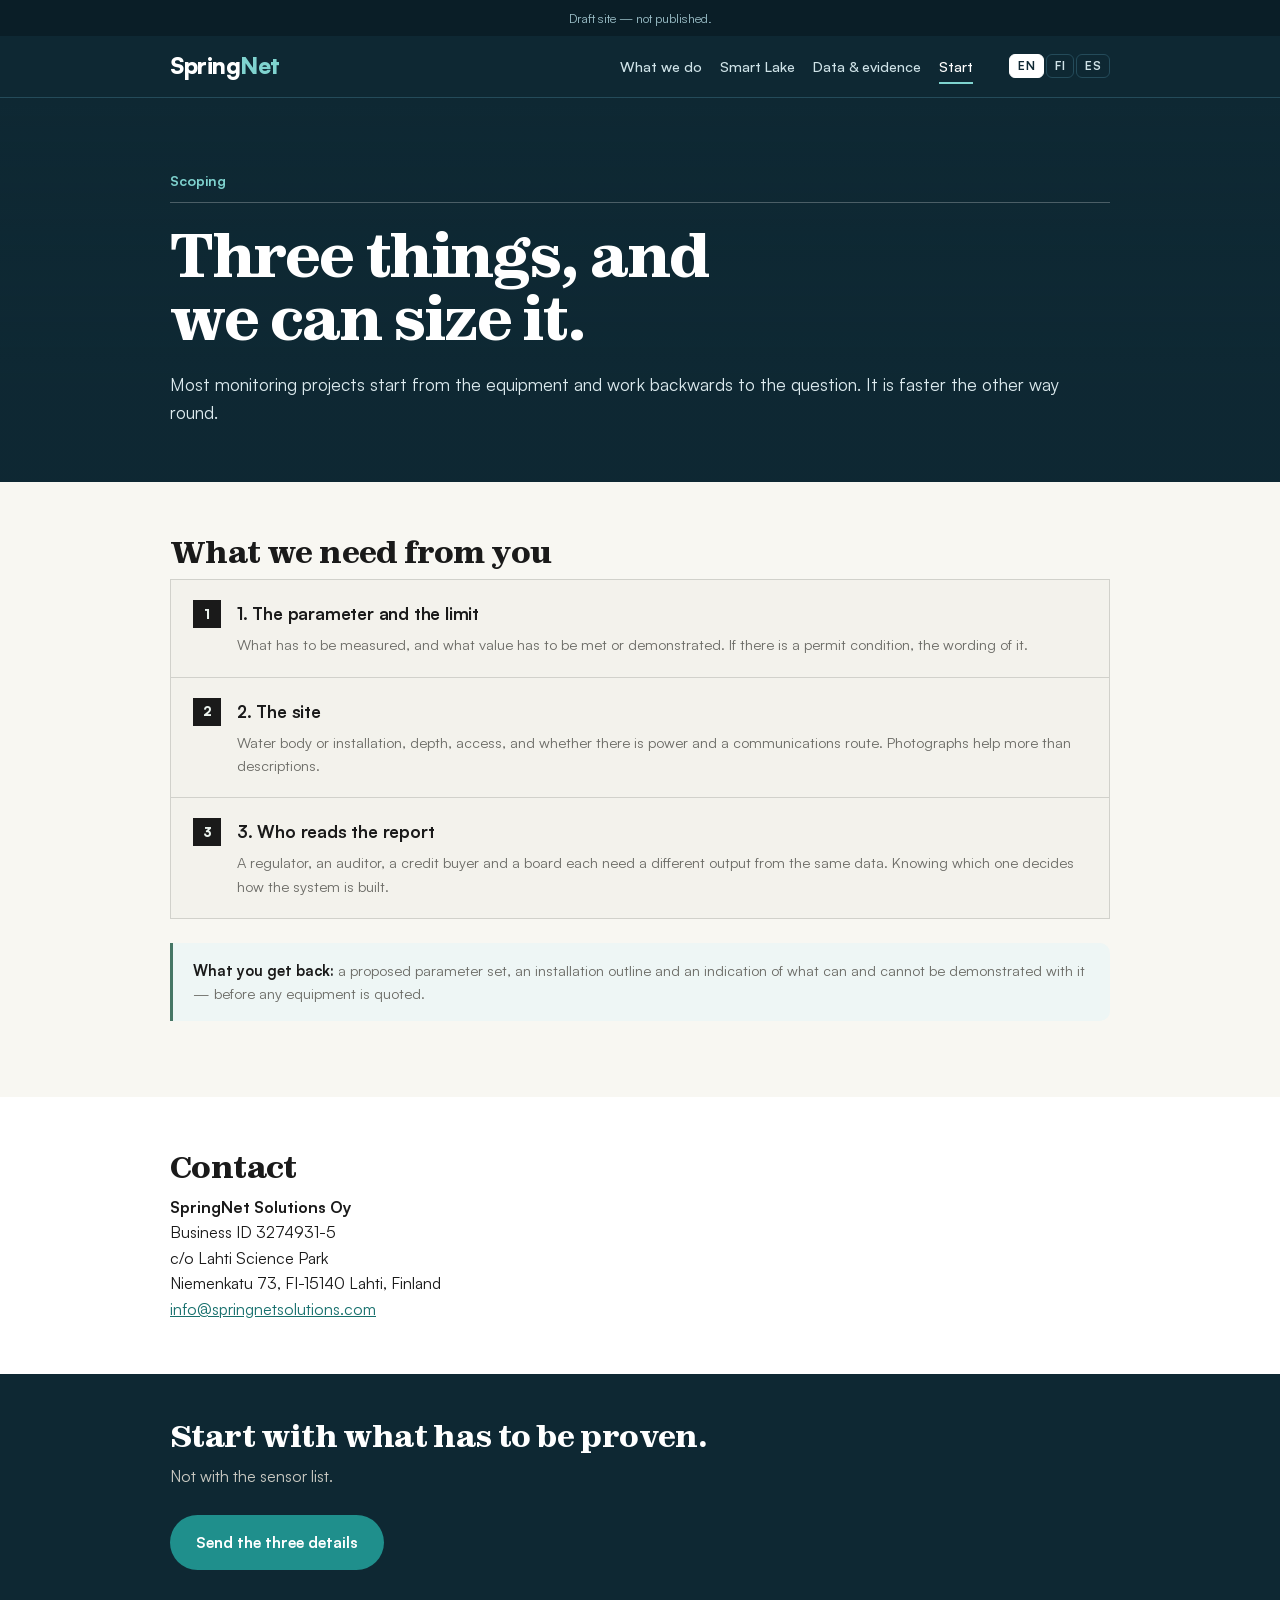
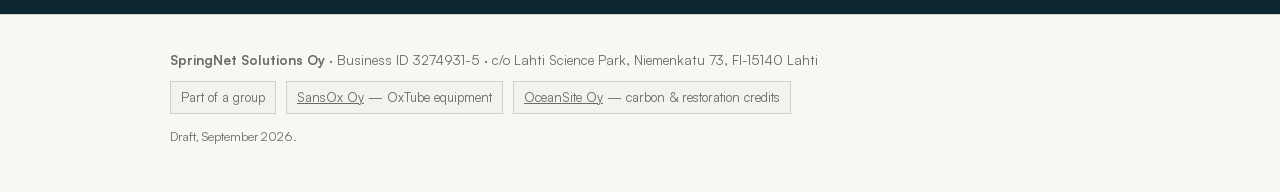
<file: contact.html>
<!doctype html>
<html lang="en">
<head>
<meta charset="utf-8">
<meta name="viewport" content="width=device-width,initial-scale=1">
<meta name="robots" content="noindex,nofollow">
<title>Start a scoping call — SpringNet Solutions</title>
<meta name="description" content="Tell us the parameter, the limit and who reads the report.">
<link rel="stylesheet" href="assets/css/site.css">
<link rel="stylesheet" href="assets/css/theme-b.css">
<link rel="stylesheet" href="assets/css/wow.css">
</head>
<body>
<a class="skip" href="#main">Skip to content</a>
<p class="draft">Draft site — not published.</p>
<header>
  <div class="wrap bar">
    <a class="logo" href="index.html">Spring<b>Net</b></a>
    <nav>
      <a href="index.html">What we do</a>
      <a href="smart-lake.html">Smart Lake</a>
      <a href="evidence.html">Data &amp; evidence</a>
      <a href="contact.html" aria-current="page">Start</a>
    </nav>
      <div class="lang"><a href="contact.html" hreflang="en" aria-current="true">EN</a><a href="fi/contact.html" hreflang="fi">FI</a><a href="es/contact.html" hreflang="es">ES</a></div>
  </div>
</header>
<main id="main">
<div class="wrap hero">
  <p class="kicker">Scoping</p>
  <h1>Three things, and we can size it.</h1>
  <p class="lede">Most monitoring projects start from the equipment and work backwards to the question. It is faster the other way round.</p>
</div>

<section>
  <div class="wrap">
    <h2>What we need from you</h2>
    <div class="steps">
      <div class="step"><div><h3>1. The parameter and the limit</h3><p>What has to be measured, and what value has to be met or demonstrated. If there is a permit condition, the wording of it.</p></div></div>
      <div class="step"><div><h3>2. The site</h3><p>Water body or installation, depth, access, and whether there is power and a communications route. Photographs help more than descriptions.</p></div></div>
      <div class="step"><div><h3>3. Who reads the report</h3><p>A regulator, an auditor, a credit buyer and a board each need a different output from the same data. Knowing which one decides how the system is built.</p></div></div>
    </div>
    <div class="note ok"><b>What you get back:</b> a proposed parameter set, an installation outline
    and an indication of what can and cannot be demonstrated with it — before any equipment is
    quoted.</div>
  </div>
</section>

<section>
  <div class="wrap">
    <h2>Contact</h2>
    <p><b>SpringNet Solutions Oy</b><br>
    Business ID 3274931-5<br>
    c/o Lahti Science Park<br>Niemenkatu 73, FI-15140 Lahti, Finland<br>
    <a href="mailto:info@springnetsolutions.com">info@springnetsolutions.com</a></p>
  </div>
</section>

<section class="cta">
  <div class="wrap"><h2>Start with what has to be proven.</h2><p class="lead">Not with the sensor list.</p>
  <a class="btn" href="mailto:info@springnetsolutions.com">Send the three details</a></div>
</section>
</main>
<footer>
  <div class="wrap">
    <p><b>SpringNet Solutions Oy</b> &middot; Business ID 3274931-5 &middot; c/o Lahti Science Park, Niemenkatu 73, FI-15140 Lahti</p>
    <div class="chain">
      <span>Part of a group</span>
      <span><a href="https://buenosbandidos-pixel.github.io/sansox-demo/">SansOx Oy</a> — OxTube equipment</span>
      <span><a href="https://buenosbandidos-pixel.github.io/oceansite-demo/">OceanSite Oy</a> — carbon &amp; restoration credits</span>
    </div>
    <p class="src">Draft, September 2026.</p>
  </div>
</footer>
<script src="assets/js/menu.js" defer></script>
<script src="assets/js/wow.js" defer></script>
</body></html>
</file>
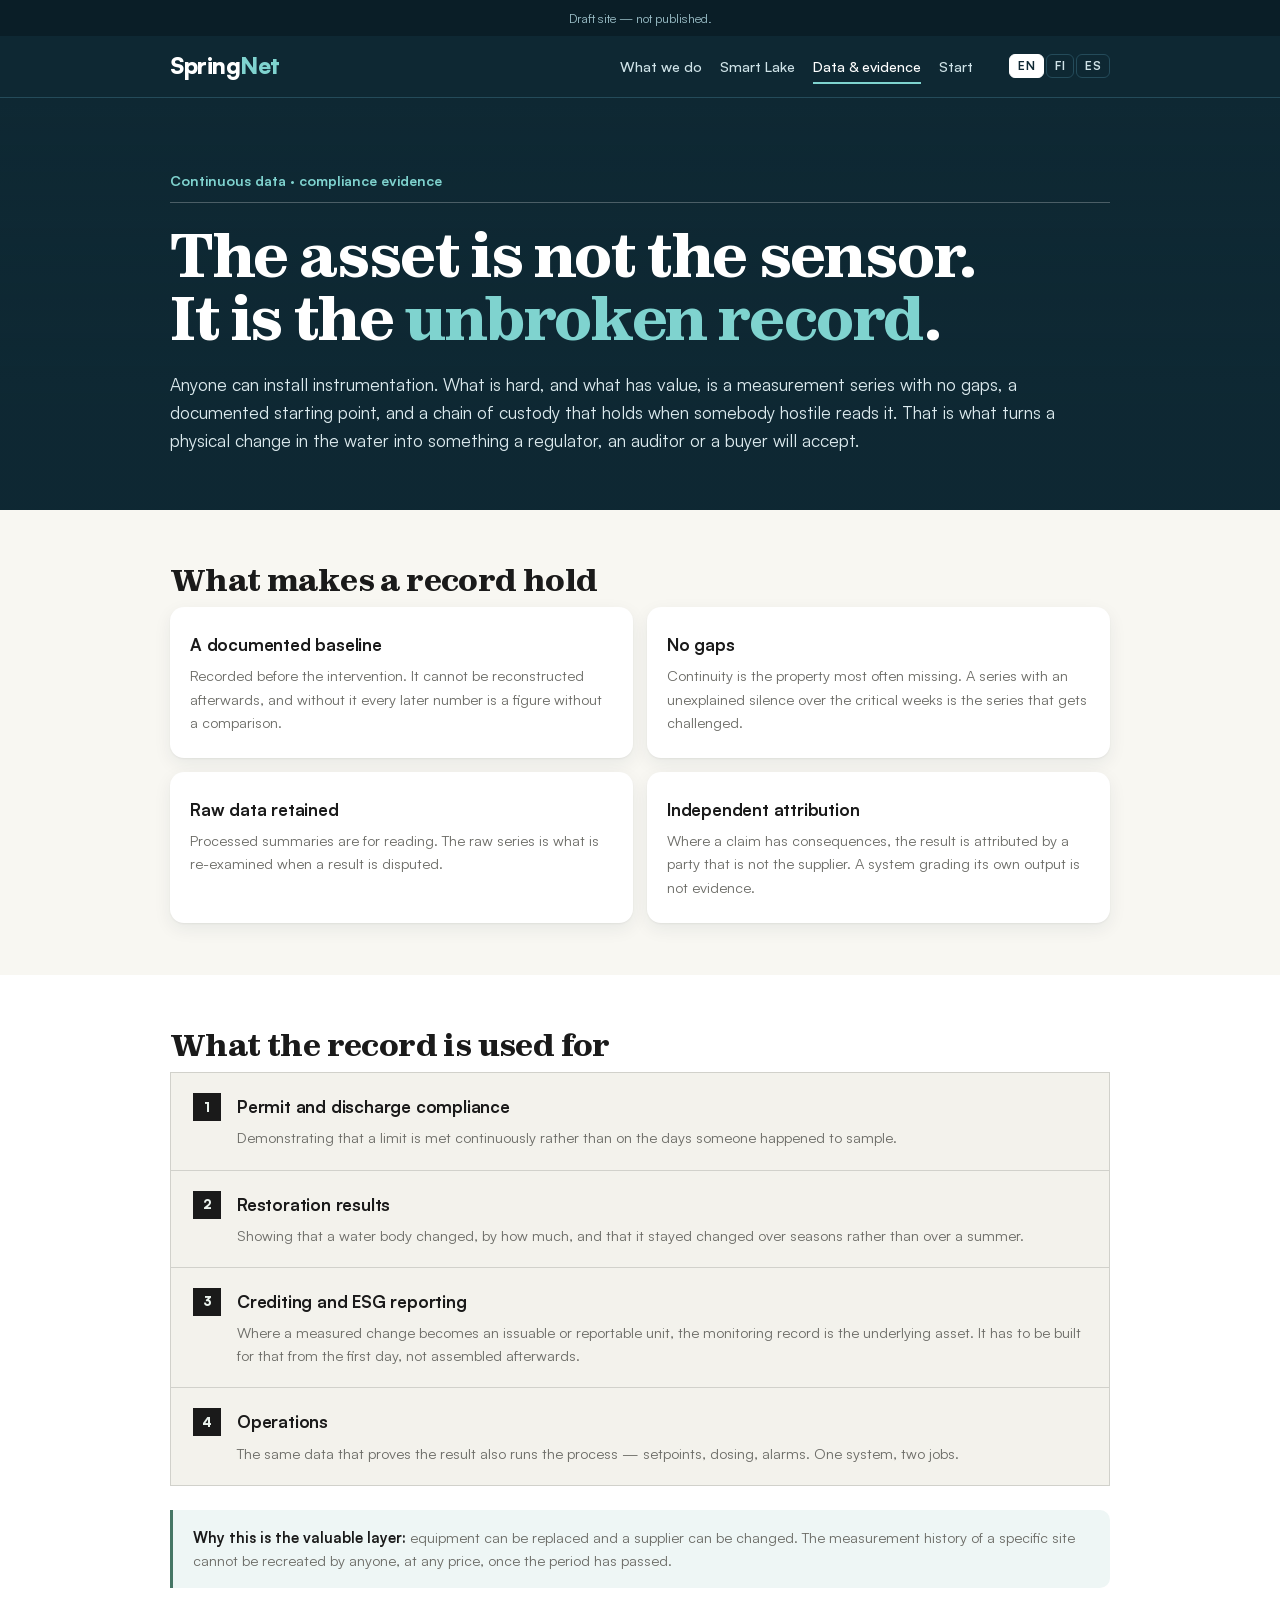
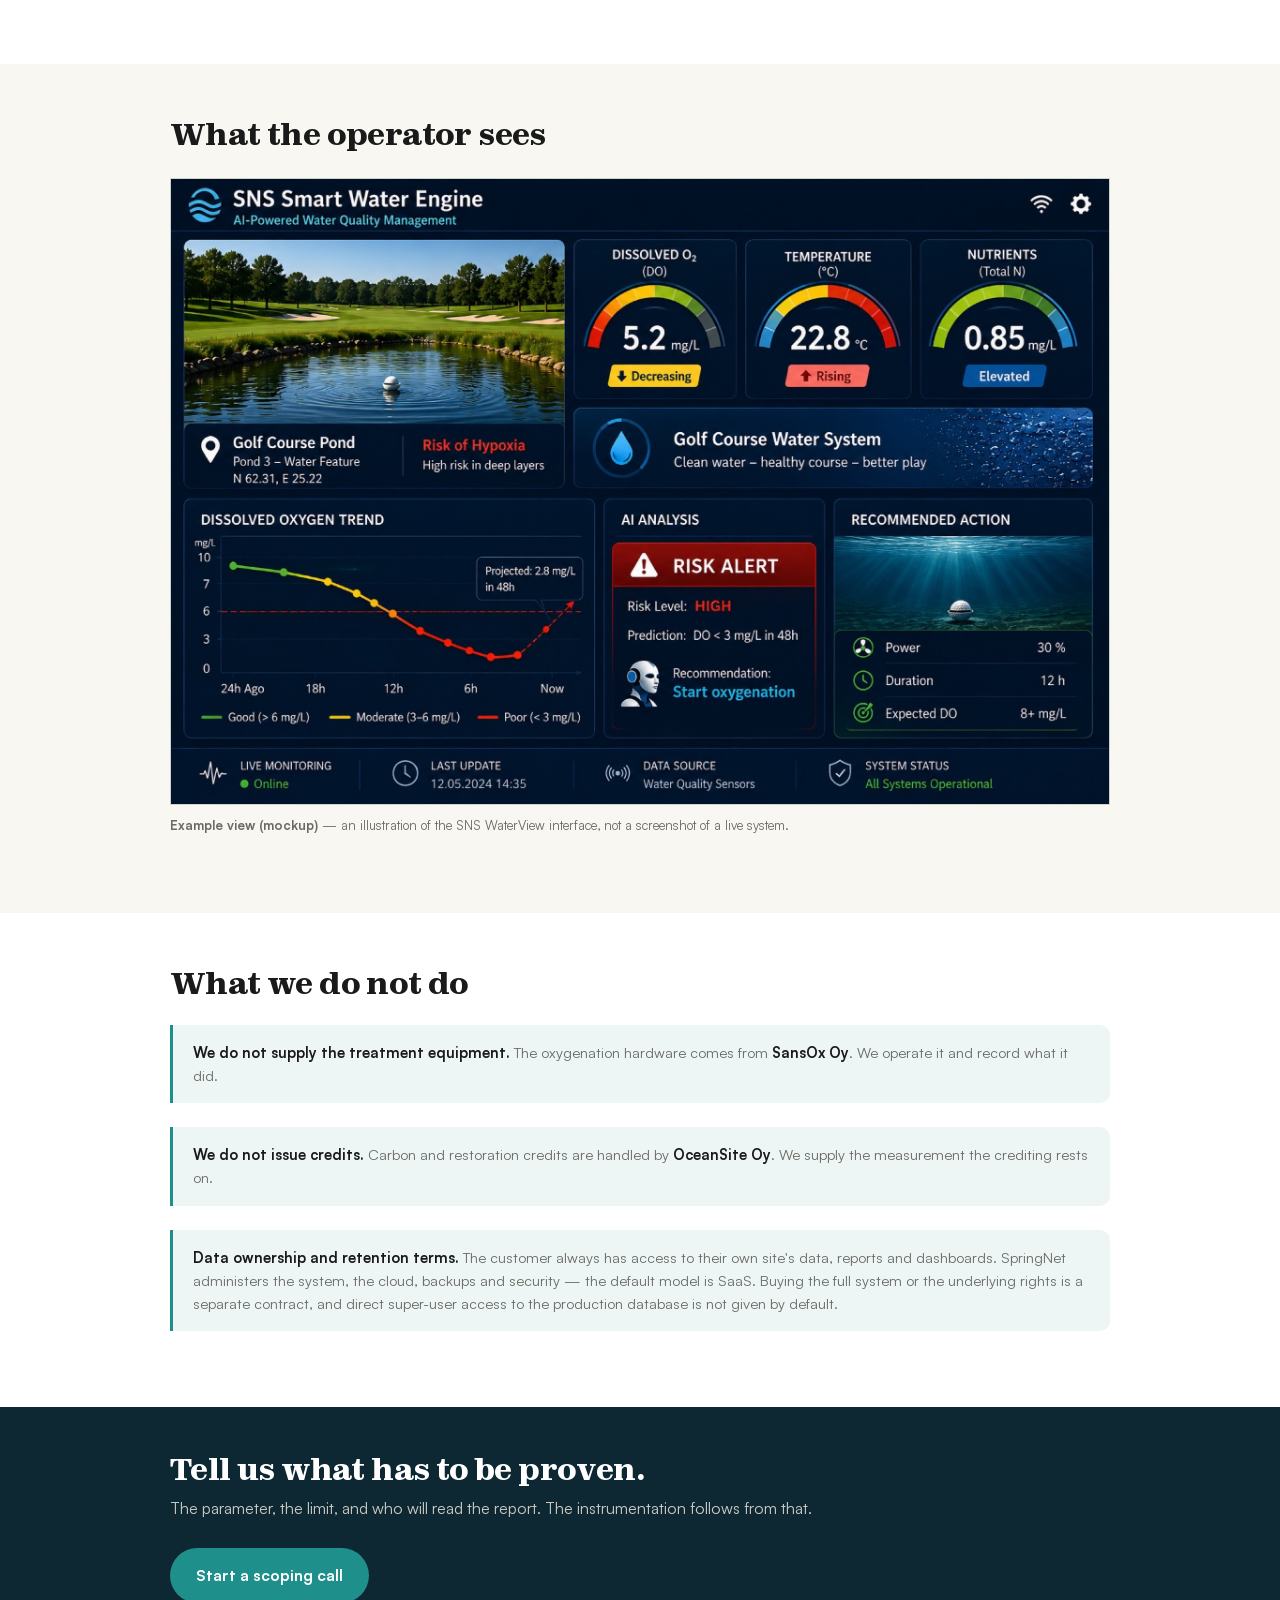
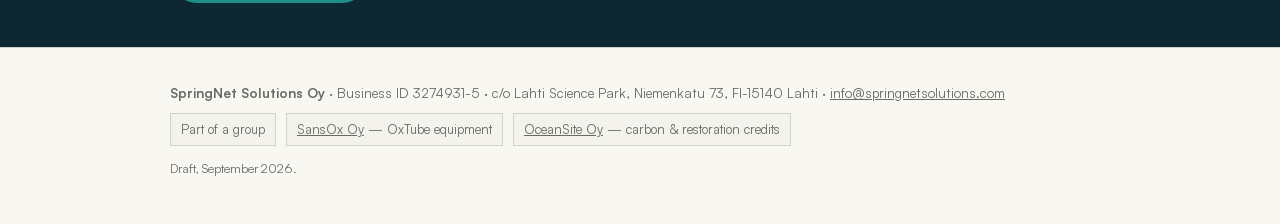
<file: evidence.html>
<!doctype html>
<html lang="en">
<head>
<meta charset="utf-8">
<meta name="viewport" content="width=device-width,initial-scale=1">
<meta name="robots" content="noindex,nofollow">
<title>Data and evidence — SpringNet Solutions</title>
<meta name="description" content="Turning continuous measurement into a record that survives an audit.">
<link rel="stylesheet" href="assets/css/site.css">
<link rel="stylesheet" href="assets/css/theme-b.css">
<link rel="stylesheet" href="assets/css/wow.css">
</head>
<body>
<a class="skip" href="#main">Skip to content</a>
<p class="draft">Draft site — not published.</p>
<header>
  <div class="wrap bar">
    <a class="logo" href="index.html">Spring<b>Net</b></a>
    <nav>
      <a href="index.html">What we do</a>
      <a href="smart-lake.html">Smart Lake</a>
      <a href="evidence.html" aria-current="page">Data &amp; evidence</a>
      <a href="contact.html">Start</a>
    </nav>
      <div class="lang"><a href="evidence.html" hreflang="en" aria-current="true">EN</a><a href="fi/evidence.html" hreflang="fi">FI</a><a href="es/evidence.html" hreflang="es">ES</a></div>
  </div>
</header>
<main id="main">
<div class="wrap hero">
  <p class="kicker">Continuous data &middot; compliance evidence</p>
  <h1>The asset is not the sensor. It is the <em>unbroken record</em>.</h1>
  <p class="lede">Anyone can install instrumentation. What is hard, and what has value, is a measurement series with no gaps, a documented starting point, and a chain of custody that holds when somebody hostile reads it. That is what turns a physical change in the water into something a regulator, an auditor or a buyer will accept.</p>
</div>

<section>
  <div class="wrap">
    <h2>What makes a record hold</h2>
    <div class="grid">
      <div class="card"><h3>A documented baseline</h3><p>Recorded before the intervention. It cannot be reconstructed afterwards, and without it every later number is a figure without a comparison.</p></div>
      <div class="card"><h3>No gaps</h3><p>Continuity is the property most often missing. A series with an unexplained silence over the critical weeks is the series that gets challenged.</p></div>
      <div class="card"><h3>Raw data retained</h3><p>Processed summaries are for reading. The raw series is what is re-examined when a result is disputed.</p></div>
      <div class="card"><h3>Independent attribution</h3><p>Where a claim has consequences, the result is attributed by a party that is not the supplier. A system grading its own output is not evidence.</p></div>
    </div>
  </div>
</section>

<section>
  <div class="wrap">
    <h2>What the record is used for</h2>
    <div class="steps">
      <div class="step"><div><h3>Permit and discharge compliance</h3><p>Demonstrating that a limit is met continuously rather than on the days someone happened to sample.</p></div></div>
      <div class="step"><div><h3>Restoration results</h3><p>Showing that a water body changed, by how much, and that it stayed changed over seasons rather than over a summer.</p></div></div>
      <div class="step"><div><h3>Crediting and ESG reporting</h3><p>Where a measured change becomes an issuable or reportable unit, the monitoring record is the underlying asset. It has to be built for that from the first day, not assembled afterwards.</p></div></div>
      <div class="step"><div><h3>Operations</h3><p>The same data that proves the result also runs the process — setpoints, dosing, alarms. One system, two jobs.</p></div></div>
    </div>
    <div class="note ok"><b>Why this is the valuable layer:</b> equipment can be replaced and a supplier
    can be changed. The measurement history of a specific site cannot be recreated by anyone, at any
    price, once the period has passed.</div>
  </div>
</section>

<section>
  <div class="wrap">
    <h2>What the operator sees</h2>
    <figure class="figwrap"><img class="figimg" src="assets/img/waterview_example_mockup.jpg" width="2000" height="1333" loading="lazy" alt="Example dashboard view: dissolved oxygen, temperature and nutrient gauges for a golf course pond, an oxygen trend chart, a risk alert and a recommended oxygenation action."><p class="cap"><b>Example view (mockup)</b> &mdash; an illustration of the SNS WaterView interface, not a screenshot of a live system.</p></figure>
  </div>
</section>

<section>
  <div class="wrap">
    <h2>What we do not do</h2>
    <div class="note"><b>We do not supply the treatment equipment.</b> The oxygenation hardware comes
    from <b>SansOx&nbsp;Oy</b>. We operate it and record what it did.</div>
    <div class="note"><b>We do not issue credits.</b> Carbon and restoration credits are handled by
    <b>OceanSite&nbsp;Oy</b>. We supply the measurement the crediting rests on.</div>
    <div class="note"><b>Data ownership and retention terms.</b> The customer always has access to
    their own site's data, reports and dashboards. SpringNet administers the system, the cloud,
    backups and security &mdash; the default model is SaaS. Buying the full system or the
    underlying rights is a separate contract, and direct super-user access to the production
    database is not given by default.</div>
  </div>
</section>

<section class="cta">
  <div class="wrap"><h2>Tell us what has to be proven.</h2><p class="lead">The parameter, the limit, and who will read the report. The instrumentation follows from that.</p>
  <a class="btn" href="contact.html">Start a scoping call</a></div>
</section>
</main>
<footer>
  <div class="wrap">
    <p><b>SpringNet Solutions Oy</b> &middot; Business ID 3274931-5 &middot; c/o Lahti Science Park, Niemenkatu 73, FI-15140 Lahti &middot; <a href="mailto:info@springnetsolutions.com">info@springnetsolutions.com</a></p>
    <div class="chain">
      <span>Part of a group</span>
      <span><a href="https://buenosbandidos-pixel.github.io/sansox-demo/">SansOx Oy</a> — OxTube equipment</span>
      <span><a href="https://buenosbandidos-pixel.github.io/oceansite-demo/">OceanSite Oy</a> — carbon &amp; restoration credits</span>
    </div>
    <p class="src">Draft, September 2026.</p>
  </div>
</footer>
<script src="assets/js/menu.js" defer></script>
<script src="assets/js/wow.js" defer></script>
</body></html>
</file>
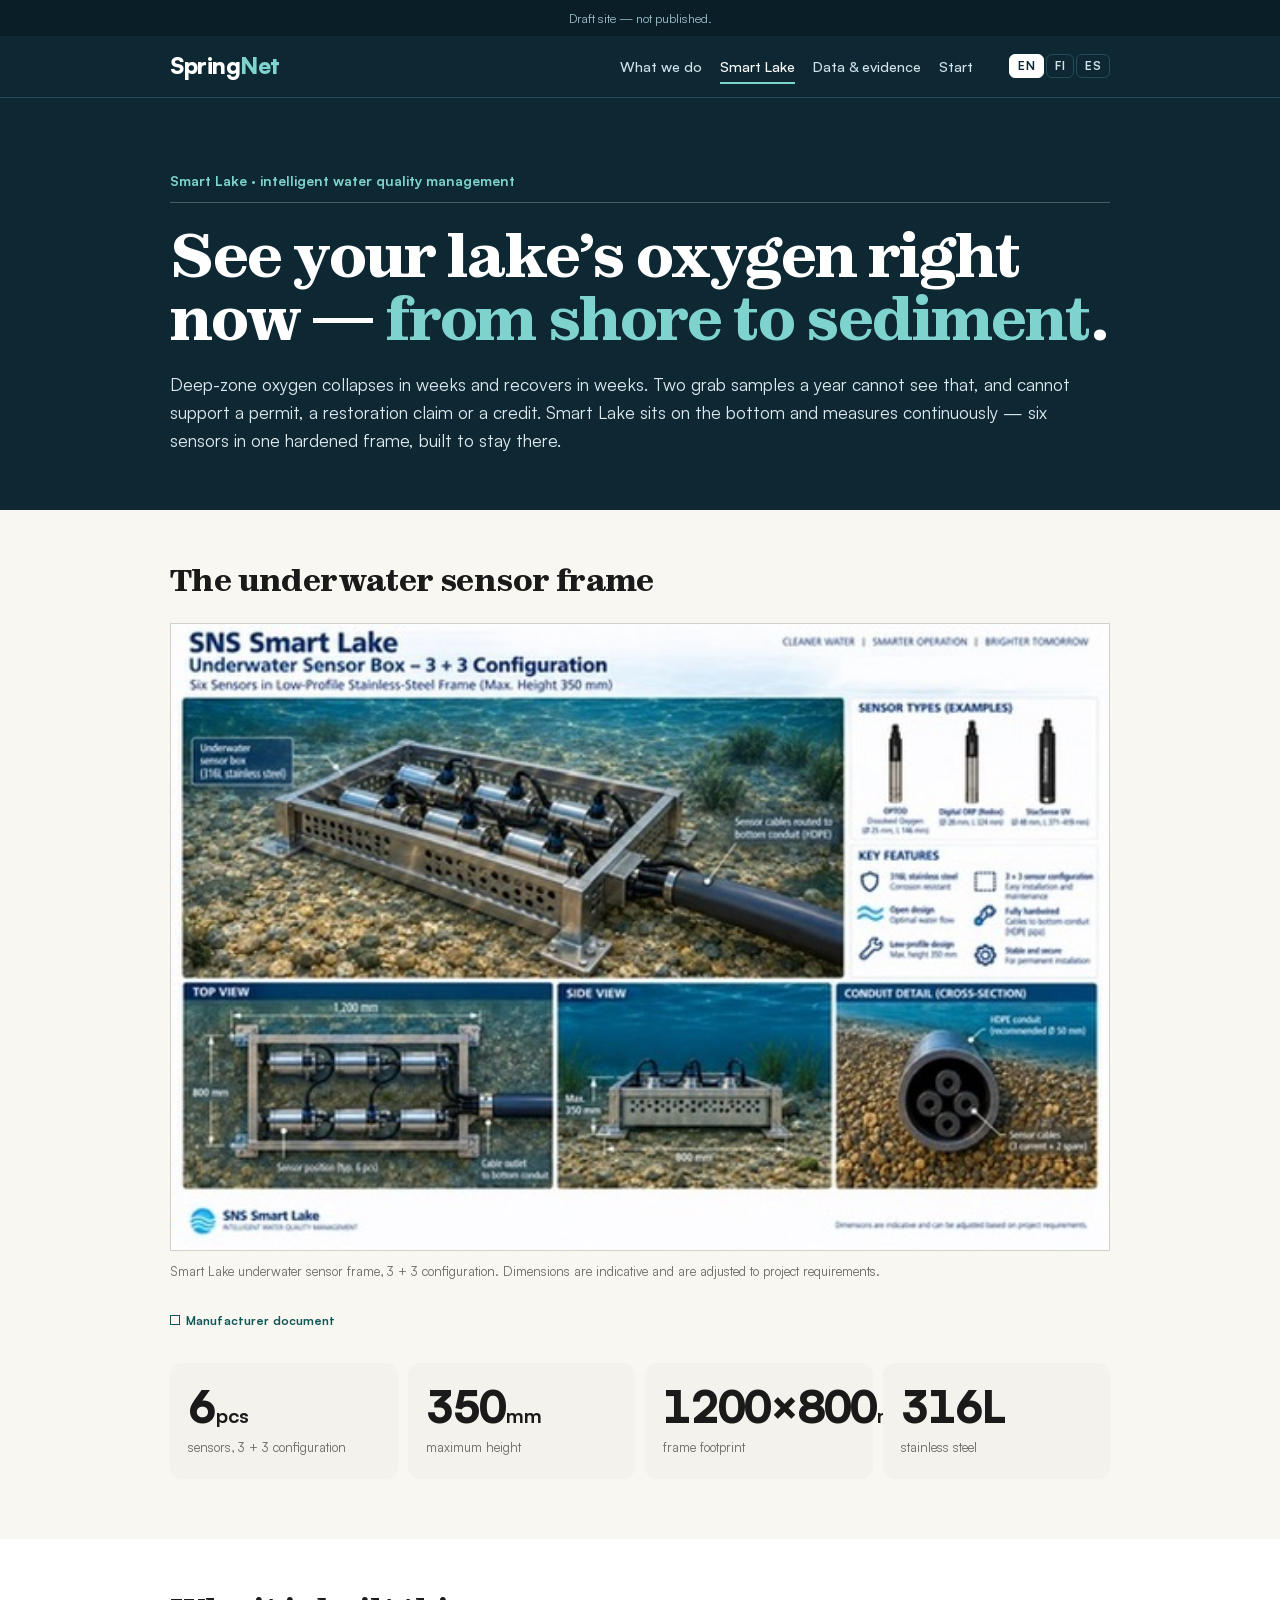
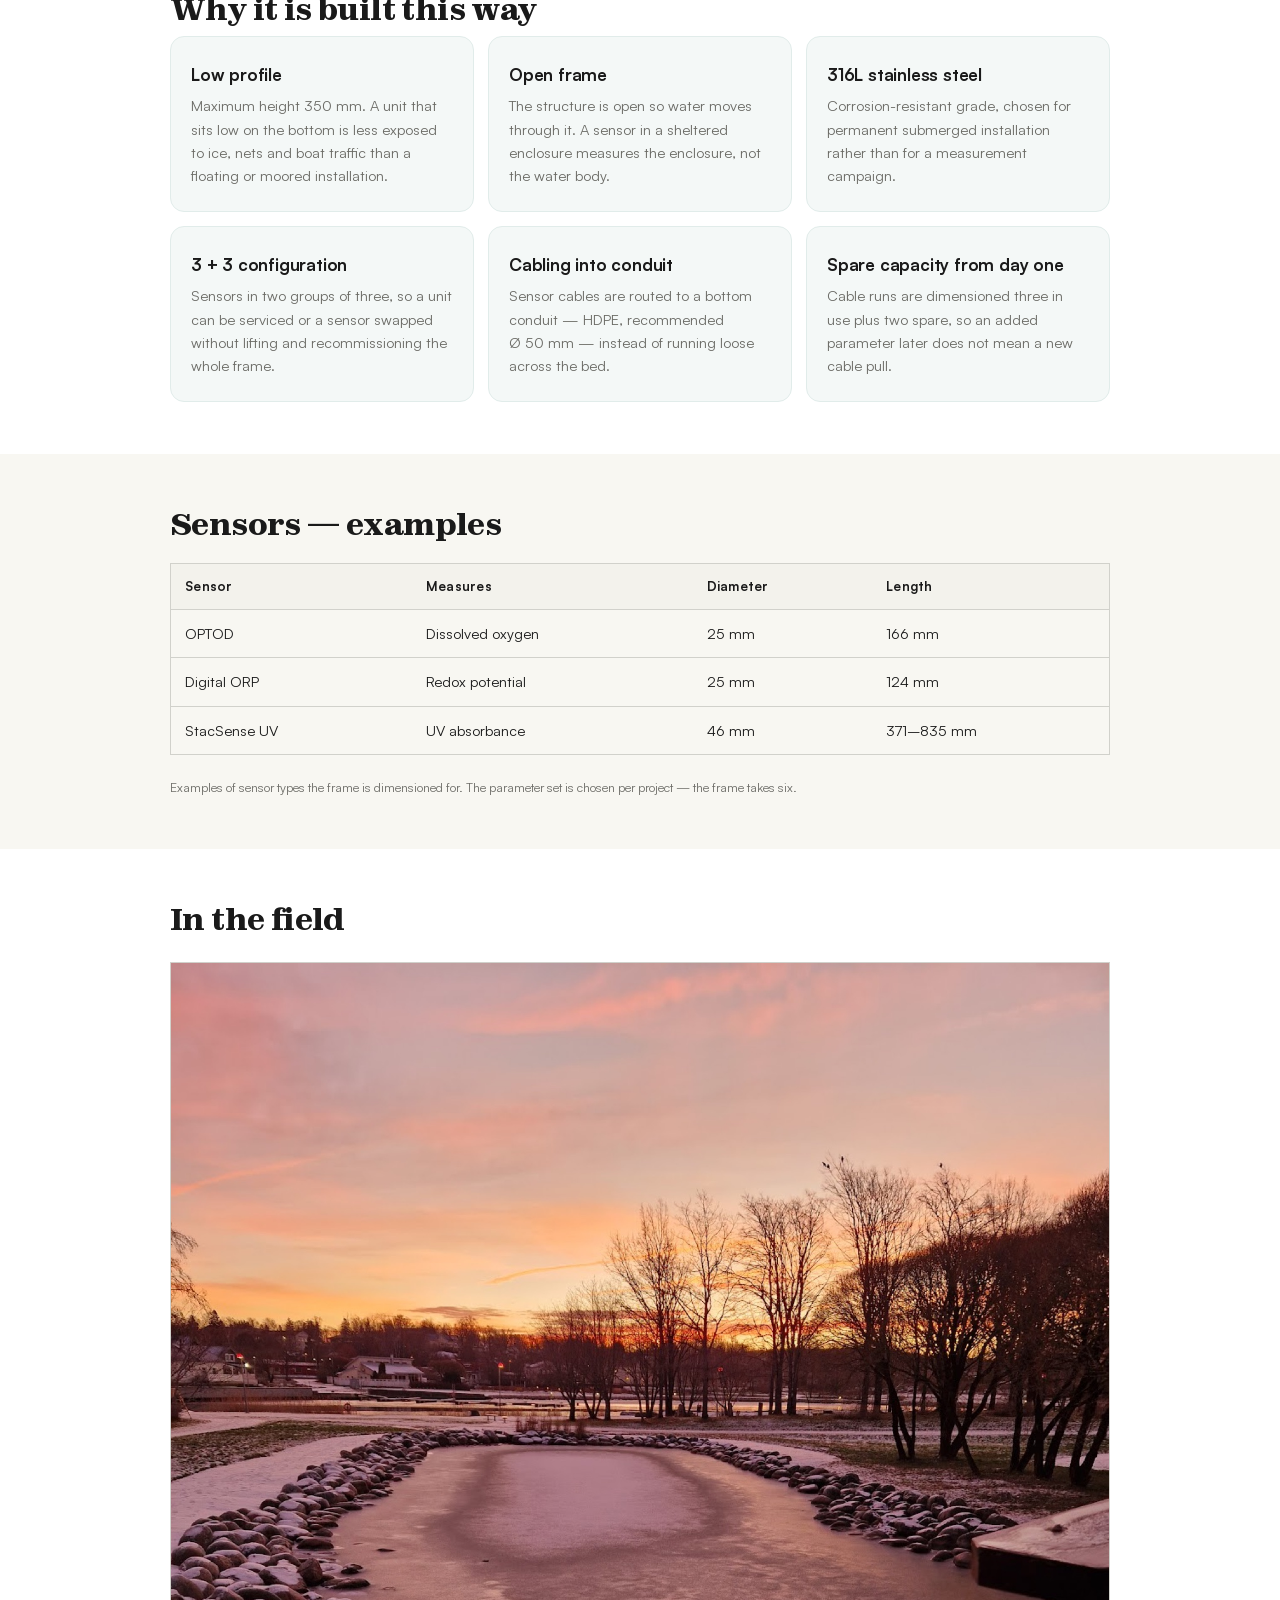
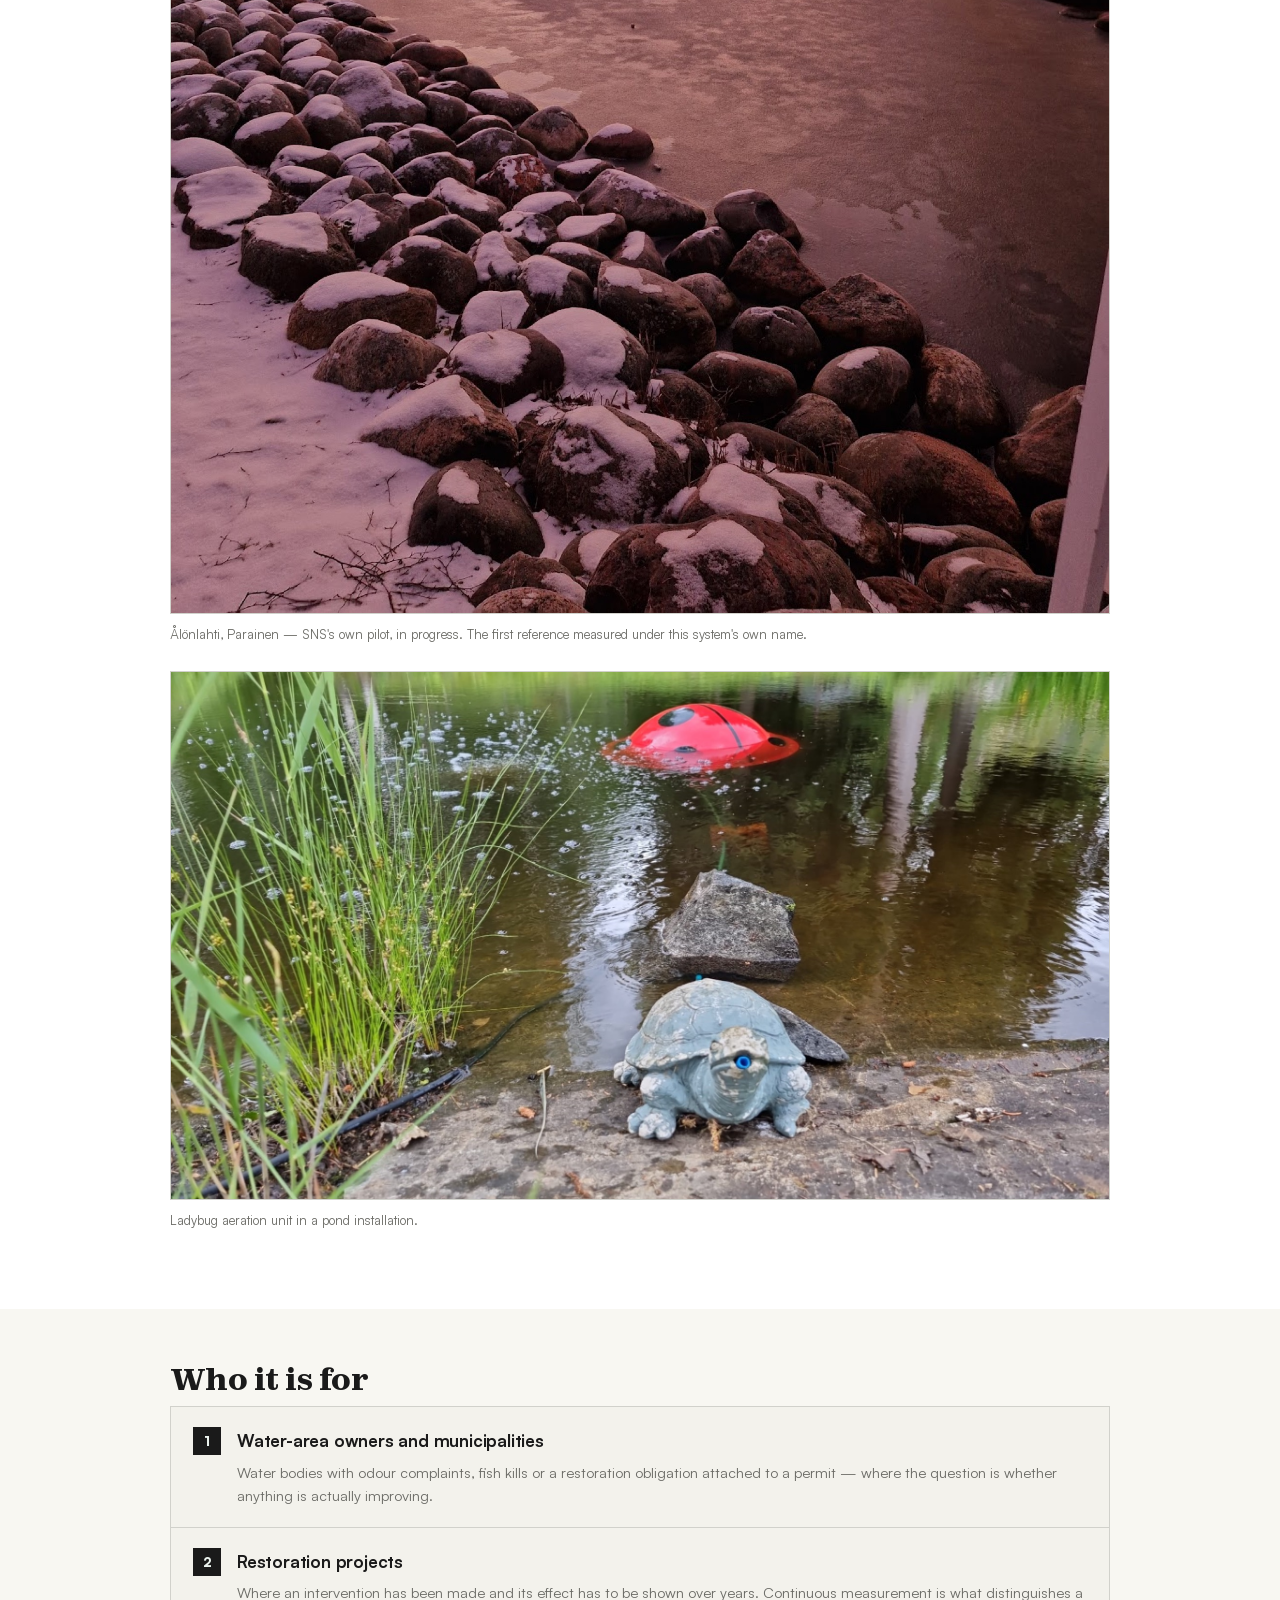
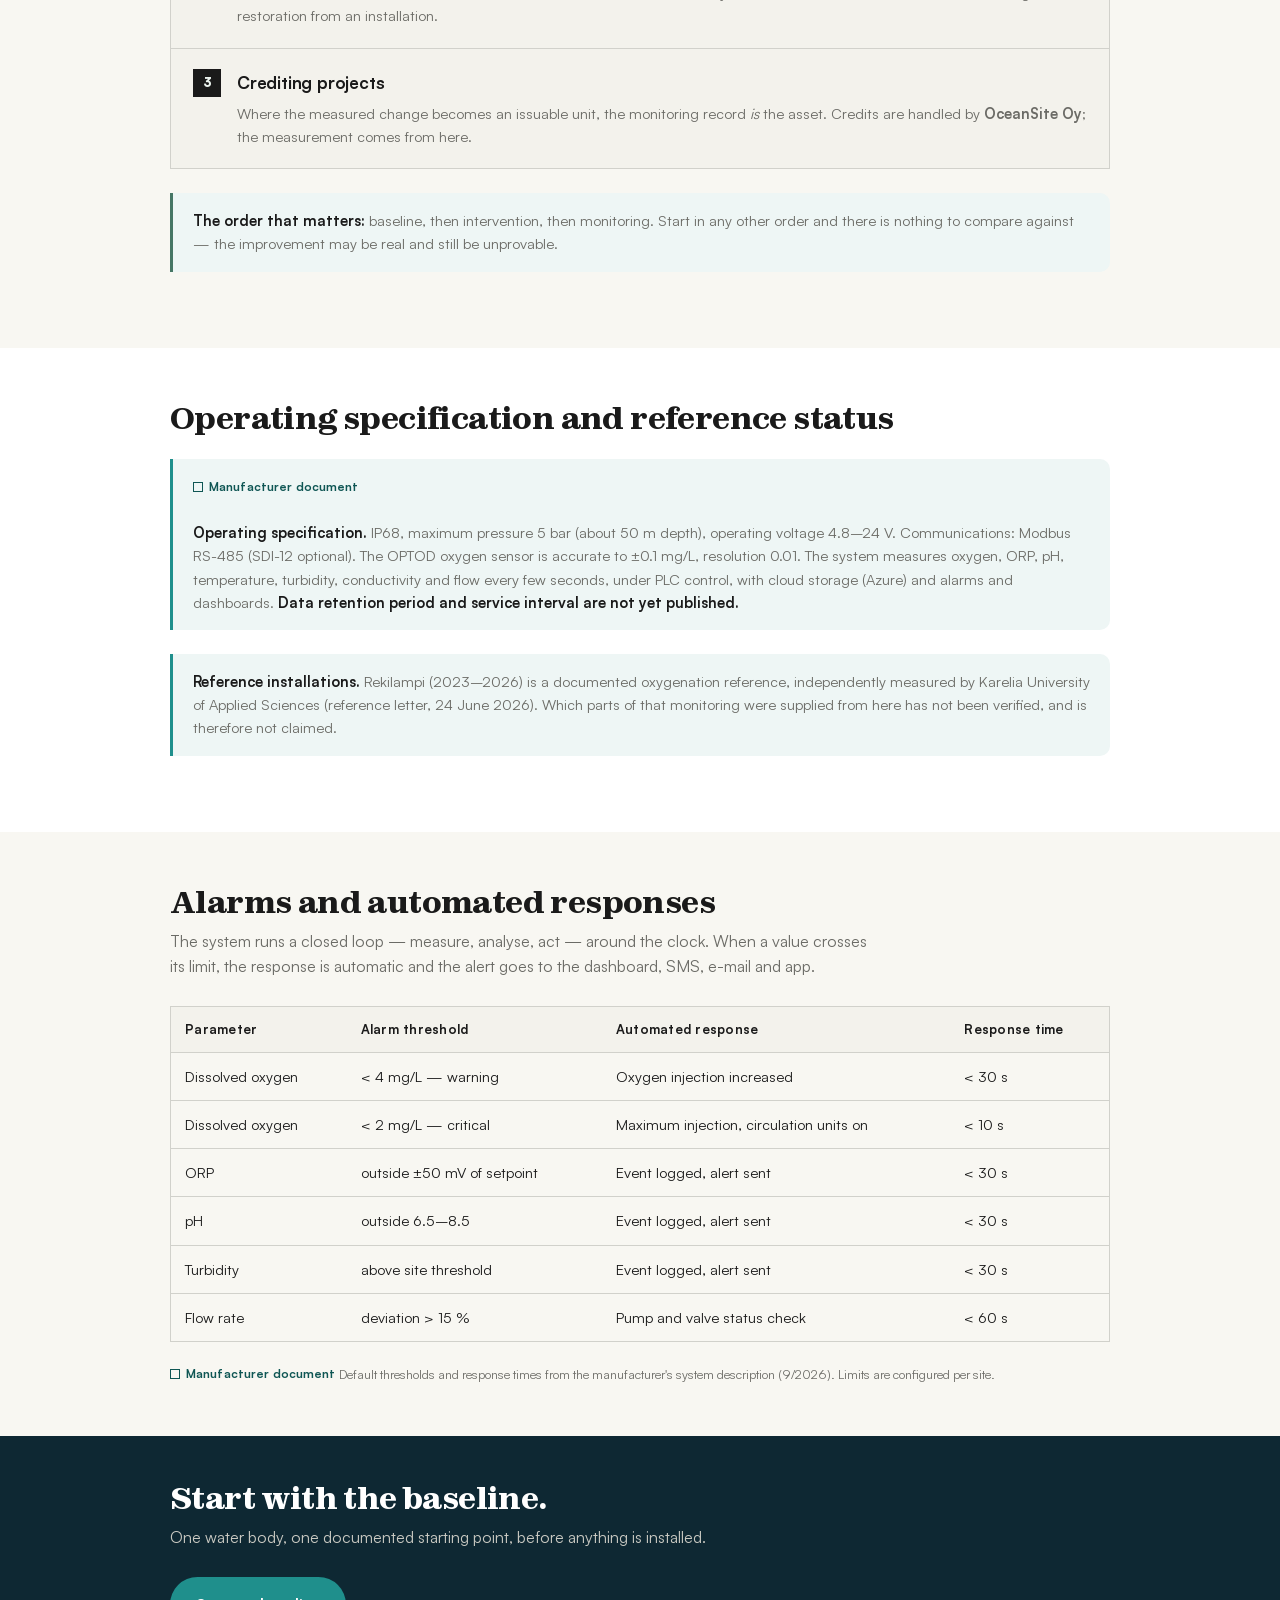
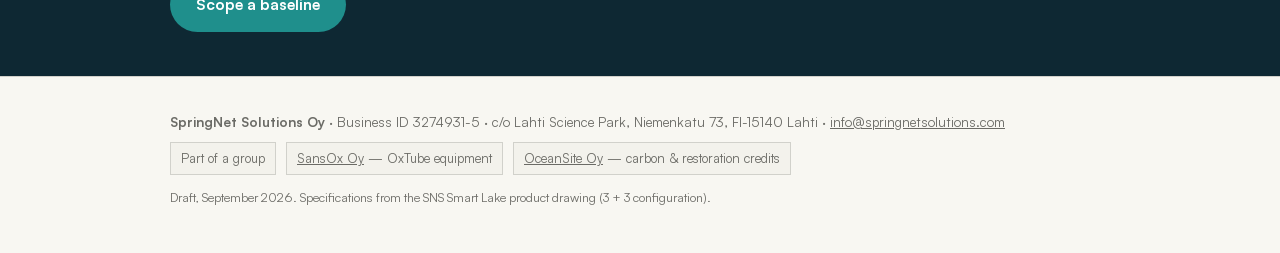
<file: smart-lake.html>
<!doctype html>
<html lang="en">
<head>
<meta charset="utf-8">
<meta name="viewport" content="width=device-width,initial-scale=1">
<meta name="robots" content="noindex,nofollow">
<title>Smart Lake — underwater sensor frame | SpringNet Solutions</title>
<meta name="description" content="Six-sensor underwater box for continuous water-body monitoring, built for permanent installation.">
<link rel="stylesheet" href="assets/css/site.css">
<link rel="stylesheet" href="assets/css/theme-b.css">
<link rel="stylesheet" href="assets/css/wow.css">
</head>
<body>
<a class="skip" href="#main">Skip to content</a>
<p class="draft">Draft site — not published.</p>
<header>
  <div class="wrap bar">
    <a class="logo" href="index.html">Spring<b>Net</b></a>
    <nav>
      <a href="index.html">What we do</a>
      <a href="smart-lake.html" aria-current="page">Smart Lake</a>
      <a href="evidence.html">Data &amp; evidence</a>
      <a href="contact.html">Start</a>
    </nav>
      <div class="lang"><a href="smart-lake.html" hreflang="en" aria-current="true">EN</a><a href="fi/smart-lake.html" hreflang="fi">FI</a><a href="es/smart-lake.html" hreflang="es">ES</a></div>
  </div>
</header>
<main id="main">
<div class="wrap hero">
  <p class="kicker">Smart Lake &middot; intelligent water quality management</p>
  <h1>See your lake&rsquo;s oxygen right now &mdash; <em>from shore to sediment</em>.</h1>
  <p class="lede">Deep-zone oxygen collapses in weeks and recovers in weeks. Two grab samples a year cannot see that, and cannot support a permit, a restoration claim or a credit. Smart Lake sits on the bottom and measures continuously — six sensors in one hardened frame, built to stay there.</p>
</div>

<section>
  <div class="wrap">
    <h2>The underwater sensor frame</h2>
    <figure class="figwrap">
      <img class="figimg" src="assets/img/smartlake_sensor_box.jpeg" width="1200" height="800" loading="lazy"
           alt="Technical drawing of the SNS Smart Lake underwater sensor frame in 3 + 3 configuration, with top view, side view and conduit cross-section.">
      <p class="cap">Smart Lake underwater sensor frame, 3 + 3 configuration. Dimensions are indicative and are adjusted to project requirements.</p>
    </figure>
    <p class="lead"><span class="prov prov-mfr">Manufacturer document</span></p>
    <div class="numbers">
      <div class="num"><b>6<small>pcs</small></b><span>sensors, 3 + 3 configuration</span></div>
      <div class="num"><b>350<small>mm</small></b><span>maximum height</span></div>
      <div class="num"><b>1200&times;800<small>mm</small></b><span>frame footprint</span></div>
      <div class="num"><b>316L</b><span>stainless steel</span></div>
    </div>
  </div>
</section>

<section>
  <div class="wrap">
    <h2>Why it is built this way</h2>
    <div class="grid">
      <div class="card"><h3>Low profile</h3><p>Maximum height 350&nbsp;mm. A unit that sits low on the bottom is less exposed to ice, nets and boat traffic than a floating or moored installation.</p></div>
      <div class="card"><h3>Open frame</h3><p>The structure is open so water moves through it. A sensor in a sheltered enclosure measures the enclosure, not the water body.</p></div>
      <div class="card"><h3>316L stainless steel</h3><p>Corrosion-resistant grade, chosen for permanent submerged installation rather than for a measurement campaign.</p></div>
      <div class="card"><h3>3 + 3 configuration</h3><p>Sensors in two groups of three, so a unit can be serviced or a sensor swapped without lifting and recommissioning the whole frame.</p></div>
      <div class="card"><h3>Cabling into conduit</h3><p>Sensor cables are routed to a bottom conduit — HDPE, recommended &Oslash;&nbsp;50&nbsp;mm — instead of running loose across the bed.</p></div>
      <div class="card"><h3>Spare capacity from day one</h3><p>Cable runs are dimensioned three in use plus two spare, so an added parameter later does not mean a new cable pull.</p></div>
    </div>
  </div>
</section>

<section>
  <div class="wrap">
    <h2>Sensors — examples</h2>
    <div class="tablewrap">
      <table>
        <thead><tr><th>Sensor</th><th>Measures</th><th>Diameter</th><th>Length</th></tr></thead>
        <tbody>
          <tr><td>OPTOD</td><td>Dissolved oxygen</td><td>25&nbsp;mm</td><td>166&nbsp;mm</td></tr>
          <tr><td>Digital ORP</td><td>Redox potential</td><td>25&nbsp;mm</td><td>124&nbsp;mm</td></tr>
          <tr><td>StacSense UV</td><td>UV absorbance</td><td>46&nbsp;mm</td><td>371&ndash;835&nbsp;mm</td></tr>
        </tbody>
      </table>
    </div>
    <p class="src">Examples of sensor types the frame is dimensioned for. The parameter set is chosen per project — the frame takes six.</p>
  </div>
</section>

<section>
  <div class="wrap">
    <h2>In the field</h2>
    <figure class="figwrap"><img class="figimg" src="assets/img/alonlahti_parainen.jpg" width="1501" height="2000" loading="lazy" alt="A stone-edged pond at the Ålönlahti site in Parainen at winter sunrise, thin ice on the water and light snow on the boulders."><p class="cap">Ålönlahti, Parainen &mdash; SNS's own pilot, in progress. The first reference measured under this system's own name.</p></figure>
    <figure class="figwrap"><img class="figimg" src="assets/img/ladybug_pond.jpg" width="2000" height="1125" loading="lazy" alt="A red ladybug-styled floating aeration unit in a real pond, with an air hose running to the shore."><p class="cap">Ladybug aeration unit in a pond installation.</p></figure>
  </div>
</section>

<section>
  <div class="wrap">
    <h2>Who it is for</h2>
    <div class="steps">
      <div class="step"><div><h3>Water-area owners and municipalities</h3><p>Water bodies with odour complaints, fish kills or a restoration obligation attached to a permit — where the question is whether anything is actually improving.</p></div></div>
      <div class="step"><div><h3>Restoration projects</h3><p>Where an intervention has been made and its effect has to be shown over years. Continuous measurement is what distinguishes a restoration from an installation.</p></div></div>
      <div class="step"><div><h3>Crediting projects</h3><p>Where the measured change becomes an issuable unit, the monitoring record <em>is</em> the asset. Credits are handled by <b>OceanSite&nbsp;Oy</b>; the measurement comes from here.</p></div></div>
    </div>
    <div class="note ok"><b>The order that matters:</b> baseline, then intervention, then monitoring.
    Start in any other order and there is nothing to compare against — the improvement may be real
    and still be unprovable.</div>
  </div>
</section>

<section>
  <div class="wrap">
    <h2>Operating specification and reference status</h2>
    <div class="note"><span class="prov prov-mfr">Manufacturer document</span><br><br><b>Operating specification.</b> IP68, maximum pressure 5&nbsp;bar (about 50&nbsp;m depth), operating
    voltage 4.8&ndash;24&nbsp;V. Communications: Modbus RS-485 (SDI-12 optional). The OPTOD oxygen
    sensor is accurate to &plusmn;0.1&nbsp;mg/L, resolution 0.01. The system measures oxygen, ORP,
    pH, temperature, turbidity, conductivity and flow every few seconds, under PLC control, with
    cloud storage (Azure) and alarms and dashboards. <b>Data retention period and service interval
    are not yet published.</b></div>
    <div class="note"><b>Reference installations.</b> Rekilampi (2023&ndash;2026) is a
    documented oxygenation reference, independently measured by Karelia University of Applied
    Sciences (reference letter, 24 June 2026). Which parts of that monitoring were supplied from here has not been verified, and is
    therefore not claimed.</div>
  </div>
</section>

<section>
  <div class="wrap">
    <h2>Alarms and automated responses</h2>
    <p class="lead">The system runs a closed loop &mdash; measure, analyse, act &mdash; around the clock. When a value crosses its limit, the response is automatic and the alert goes to the dashboard, SMS, e-mail and app.</p>
    <div class="tablewrap">
      <table>
        <thead><tr><th>Parameter</th><th>Alarm threshold</th><th>Automated response</th><th>Response time</th></tr></thead>
        <tbody>
          <tr><td>Dissolved oxygen</td><td>&lt; 4&nbsp;mg/L &mdash; warning</td><td>Oxygen injection increased</td><td>&lt; 30&nbsp;s</td></tr>
          <tr><td>Dissolved oxygen</td><td>&lt; 2&nbsp;mg/L &mdash; critical</td><td>Maximum injection, circulation units on</td><td>&lt; 10&nbsp;s</td></tr>
          <tr><td>ORP</td><td>outside &plusmn;50&nbsp;mV of setpoint</td><td>Event logged, alert sent</td><td>&lt; 30&nbsp;s</td></tr>
          <tr><td>pH</td><td>outside 6.5&ndash;8.5</td><td>Event logged, alert sent</td><td>&lt; 30&nbsp;s</td></tr>
          <tr><td>Turbidity</td><td>above site threshold</td><td>Event logged, alert sent</td><td>&lt; 30&nbsp;s</td></tr>
          <tr><td>Flow rate</td><td>deviation &gt; 15&nbsp;%</td><td>Pump and valve status check</td><td>&lt; 60&nbsp;s</td></tr>
        </tbody>
      </table>
    </div>
    <p class="src"><span class="prov prov-mfr">Manufacturer document</span> Default thresholds and response times from the manufacturer's system description (9/2026). Limits are configured per site.</p>
  </div>
</section>

<section class="cta">
  <div class="wrap"><h2>Start with the baseline.</h2><p class="lead">One water body, one documented starting point, before anything is installed.</p>
  <a class="btn" href="contact.html">Scope a baseline</a></div>
</section>
</main>
<footer>
  <div class="wrap">
    <p><b>SpringNet Solutions Oy</b> &middot; Business ID 3274931-5 &middot; c/o Lahti Science Park, Niemenkatu 73, FI-15140 Lahti &middot; <a href="mailto:info@springnetsolutions.com">info@springnetsolutions.com</a></p>
    <div class="chain">
      <span>Part of a group</span>
      <span><a href="https://buenosbandidos-pixel.github.io/sansox-demo/">SansOx Oy</a> — OxTube equipment</span>
      <span><a href="https://buenosbandidos-pixel.github.io/oceansite-demo/">OceanSite Oy</a> — carbon &amp; restoration credits</span>
    </div>
    <p class="src">Draft, September 2026. Specifications from the SNS Smart Lake product drawing (3 + 3 configuration).</p>
  </div>
</footer>
<script src="assets/js/menu.js" defer></script>
<script src="assets/js/wow.js" defer></script>
</body></html>
</file>
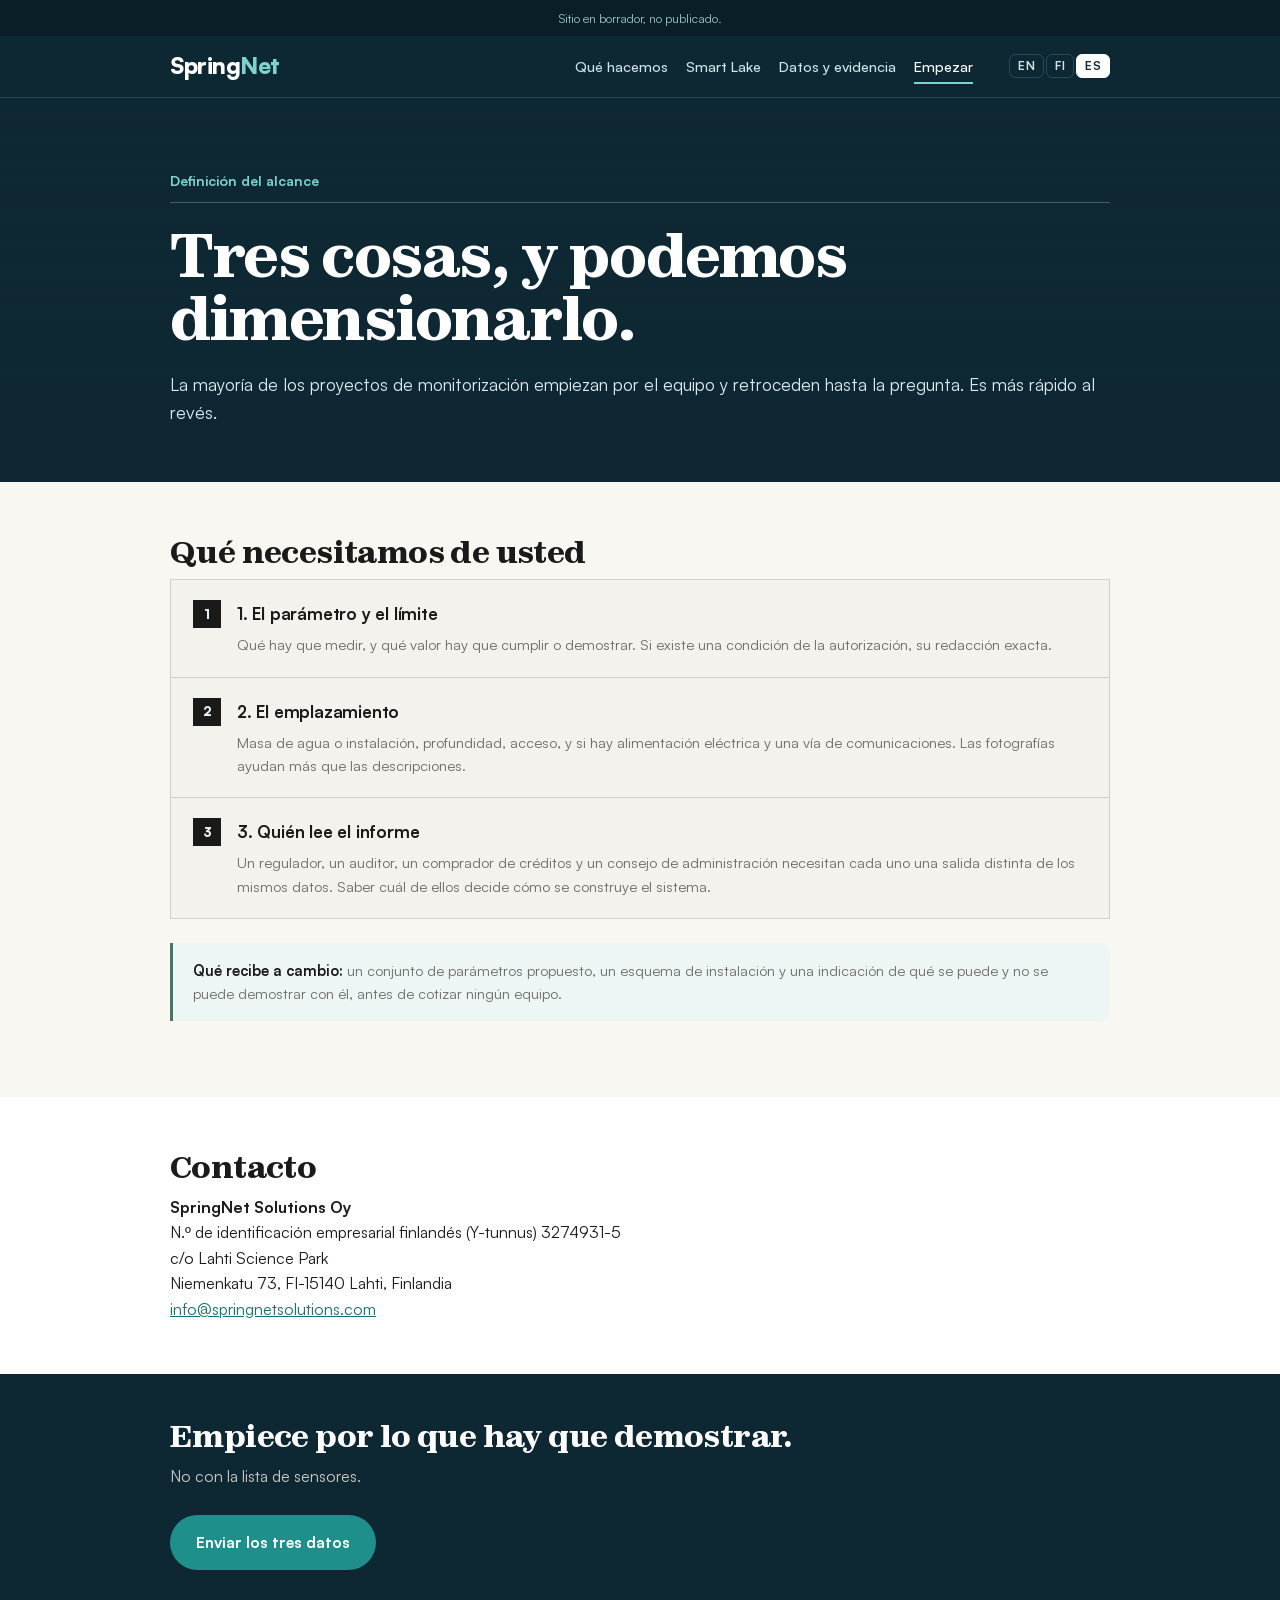
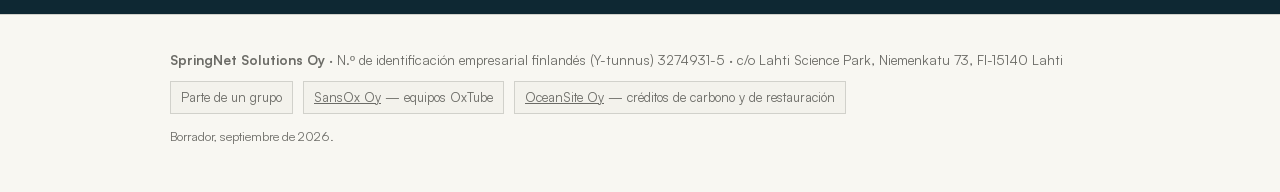
<file: es/contact.html>
<!doctype html>
<html lang="es">
<head>
<meta charset="utf-8">
<meta name="viewport" content="width=device-width,initial-scale=1">
<meta name="robots" content="noindex,nofollow">
<title>Solicitar una llamada de alcance — SpringNet Solutions</title>
<meta name="description" content="Díganos el parámetro, el límite y quién lee el informe.">
<link rel="stylesheet" href="../assets/css/site.css">
<link rel="stylesheet" href="../assets/css/theme-b.css">
<link rel="stylesheet" href="../assets/css/wow.css">
<link rel="alternate" hreflang="en" href="../contact.html">
<link rel="alternate" hreflang="fi" href="../fi/contact.html">
<link rel="alternate" hreflang="es" href="contact.html">
<link rel="alternate" hreflang="x-default" href="../contact.html">
<link rel="canonical" href="contact.html">
</head>
<body>
<a class="skip" href="#main">Ir al contenido</a>
<p class="draft">Sitio en borrador, no publicado.</p>
<header>
  <div class="wrap bar">
    <a class="logo" href="index.html">Spring<b>Net</b></a>
    <nav>
      <a href="index.html">Qué hacemos</a>
      <a href="smart-lake.html">Smart Lake</a>
      <a href="evidence.html">Datos y evidencia</a>
      <a href="contact.html" aria-current="page">Empezar</a>
    </nav>
      <div class="lang"><a href="../contact.html" hreflang="en">EN</a><a href="../fi/contact.html" hreflang="fi">FI</a><a href="../es/contact.html" hreflang="es" aria-current="true">ES</a></div>
  </div>
</header>
<main id="main">
<div class="wrap hero">
  <p class="kicker">Definición del alcance</p>
  <h1>Tres cosas, y podemos dimensionarlo.</h1>
  <p class="lede">La mayoría de los proyectos de monitorización empiezan por el equipo y retroceden hasta la pregunta. Es más rápido al revés.</p>
</div>

<section>
  <div class="wrap">
    <h2>Qué necesitamos de usted</h2>
    <div class="steps">
      <div class="step"><div><h3>1. El parámetro y el límite</h3><p>Qué hay que medir, y qué valor hay que cumplir o demostrar. Si existe una condición de la autorización, su redacción exacta.</p></div></div>
      <div class="step"><div><h3>2. El emplazamiento</h3><p>Masa de agua o instalación, profundidad, acceso, y si hay alimentación eléctrica y una vía de comunicaciones. Las fotografías ayudan más que las descripciones.</p></div></div>
      <div class="step"><div><h3>3. Quién lee el informe</h3><p>Un regulador, un auditor, un comprador de créditos y un consejo de administración necesitan cada uno una salida distinta de los mismos datos. Saber cuál de ellos decide cómo se construye el sistema.</p></div></div>
    </div>
    <div class="note ok"><b>Qué recibe a cambio:</b> un conjunto de parámetros propuesto, un esquema de instalación y una indicación de qué se puede y no se puede demostrar con él, antes de cotizar ningún equipo.</div>
  </div>
</section>

<section>
  <div class="wrap">
    <h2>Contacto</h2>
    <p><b>SpringNet Solutions Oy</b><br> N.º de identificación empresarial finlandés (Y-tunnus) 3274931-5<br> c/o Lahti Science Park<br>Niemenkatu 73, FI-15140 Lahti, Finlandia<br> <a href="mailto:info@springnetsolutions.com">info@springnetsolutions.com</a></p>
  </div>
</section>

<section class="cta">
  <div class="wrap"><h2>Empiece por lo que hay que demostrar.</h2><p class="lead">No con la lista de sensores.</p>
  <a class="btn" href="mailto:info@springnetsolutions.com">Enviar los tres datos</a></div>
</section>
</main>
<footer>
  <div class="wrap">
    <p><b>SpringNet Solutions Oy</b> &middot; N.º de identificación empresarial finlandés (Y-tunnus) 3274931-5 &middot; c/o Lahti Science Park, Niemenkatu 73, FI-15140 Lahti</p>
    <div class="chain"><span>Parte de un grupo</span> <span><a href="https://buenosbandidos-pixel.github.io/sansox-demo/">SansOx Oy</a> — equipos OxTube</span> <span><a href="https://buenosbandidos-pixel.github.io/oceansite-demo/">OceanSite Oy</a> — créditos de carbono y de restauración</span></div>
    <p class="src">Borrador, septiembre de 2026.</p>
  </div>
</footer>
<script src="../assets/js/menu.js" defer></script>
<script src="../assets/js/wow.js" defer></script>
</body></html>
</file>
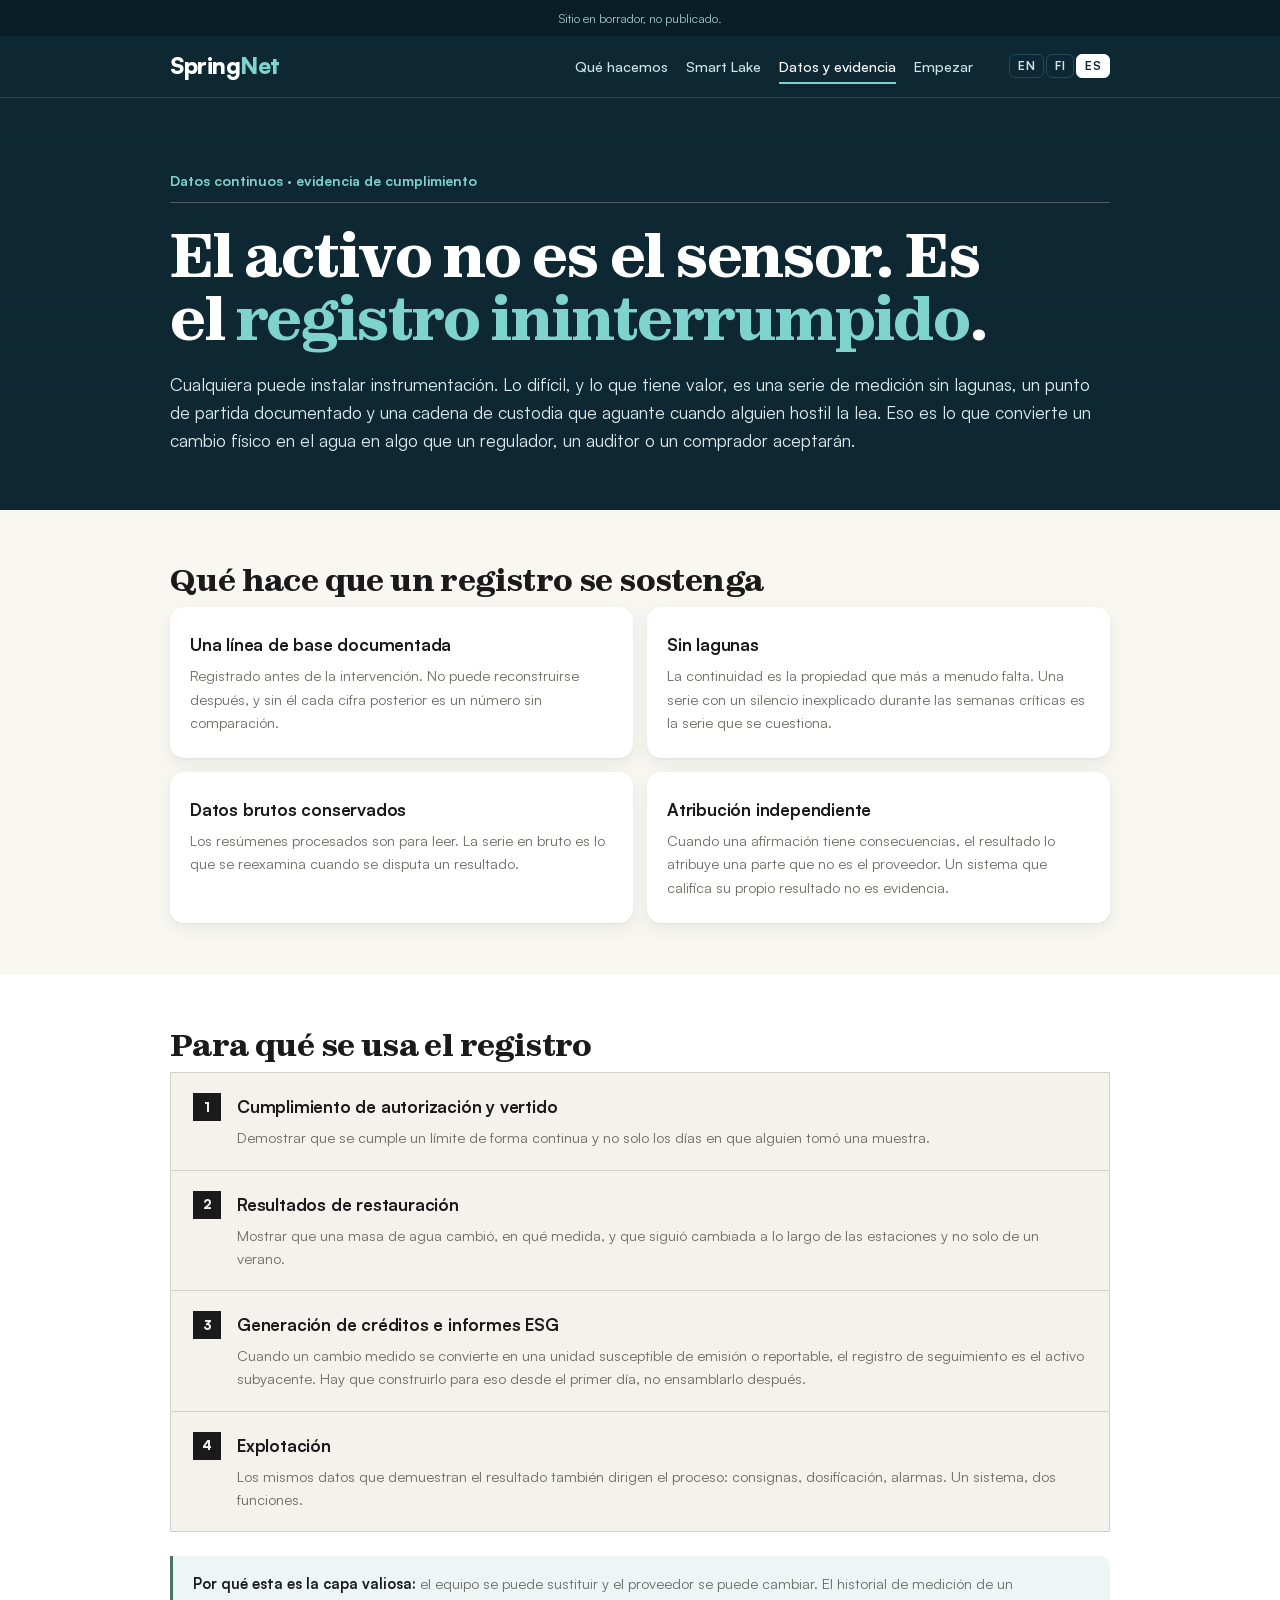
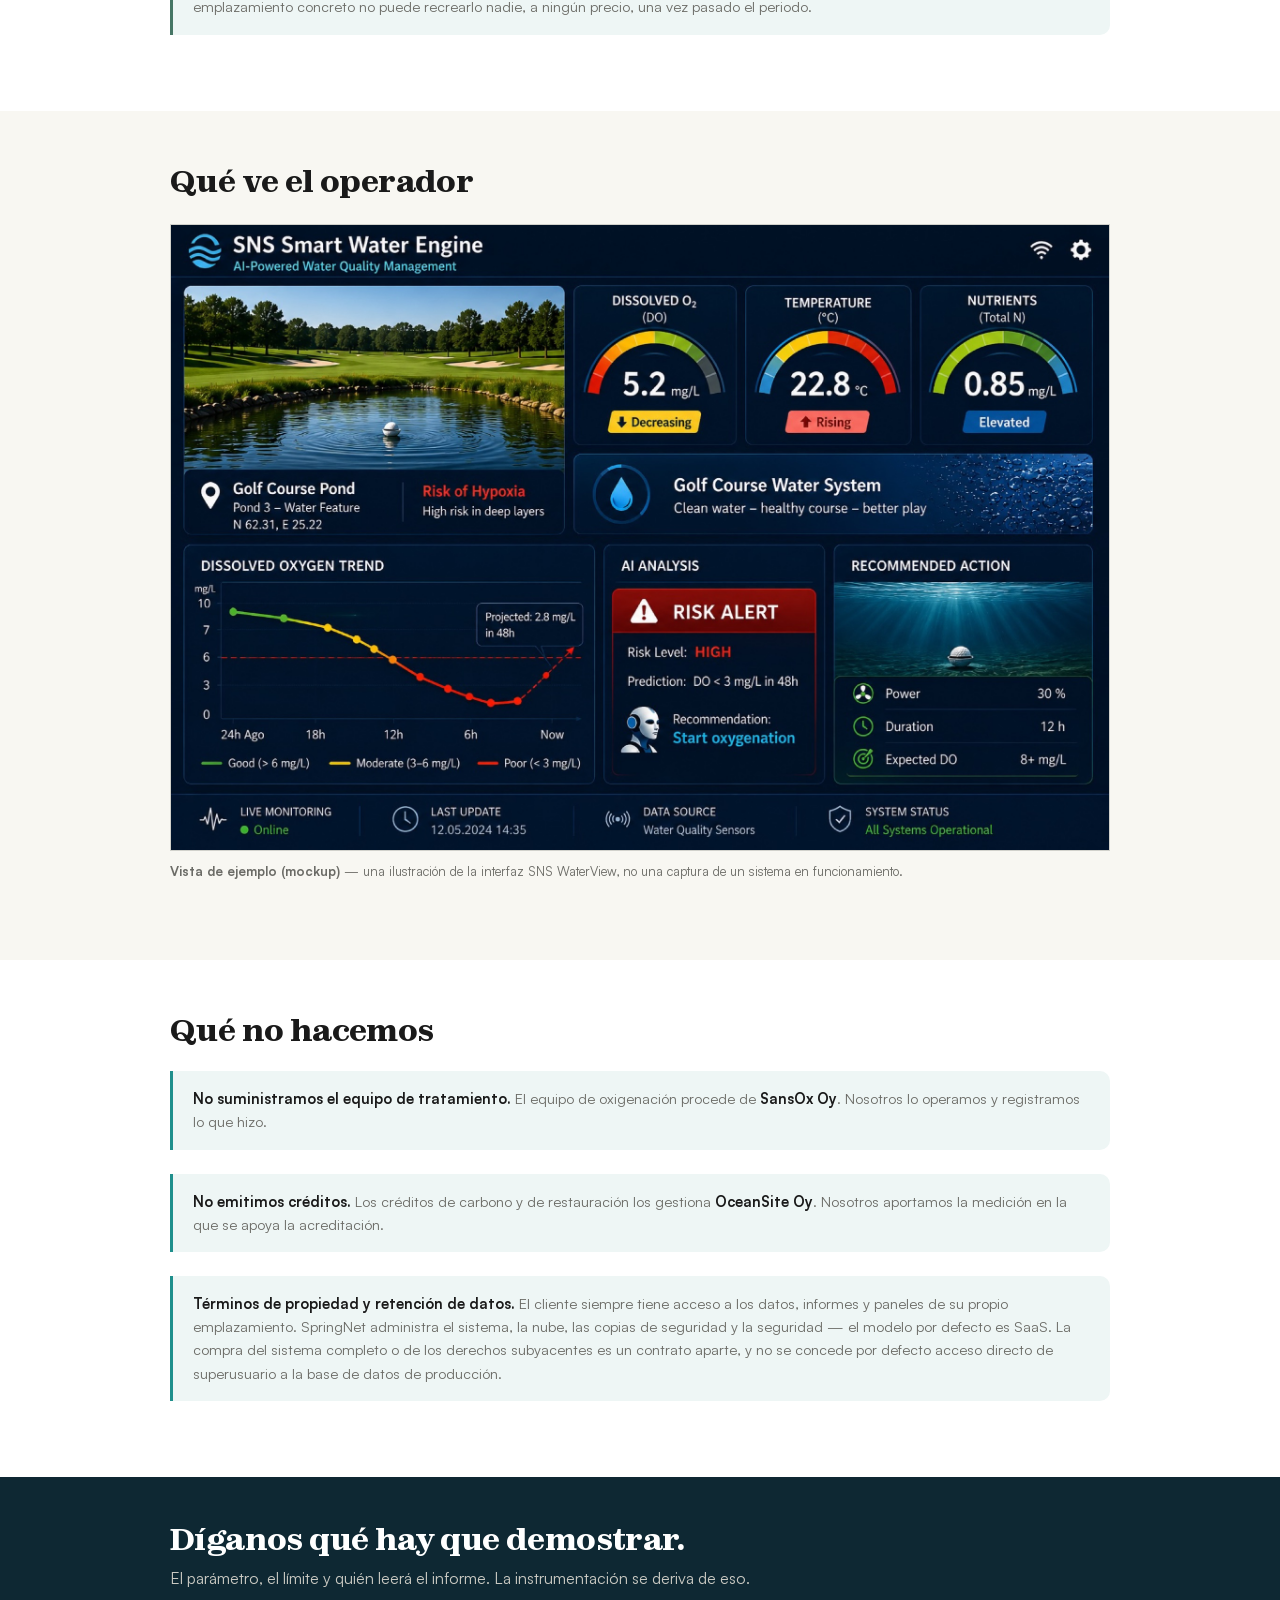
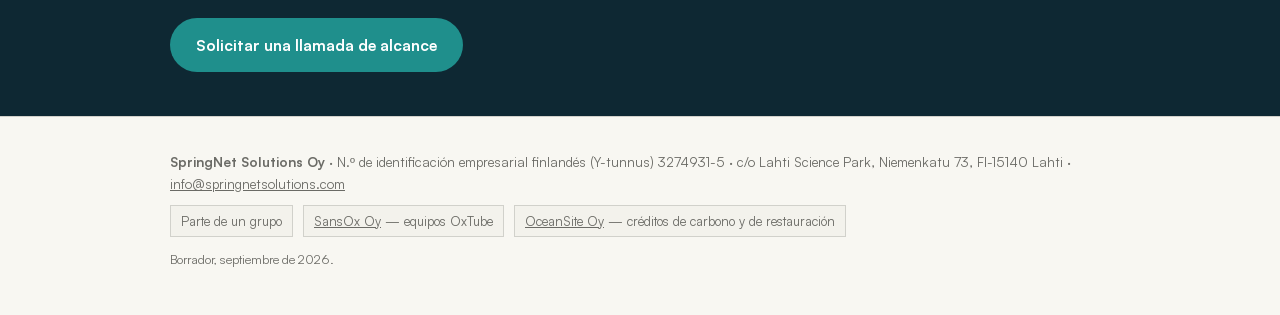
<file: es/evidence.html>
<!doctype html>
<html lang="es">
<head>
<meta charset="utf-8">
<meta name="viewport" content="width=device-width,initial-scale=1">
<meta name="robots" content="noindex,nofollow">
<title>Datos y evidencia — SpringNet Solutions</title>
<meta name="description" content="Convertir la medición continua en un registro que resiste una auditoría.">
<link rel="stylesheet" href="../assets/css/site.css">
<link rel="stylesheet" href="../assets/css/theme-b.css">
<link rel="stylesheet" href="../assets/css/wow.css">
<link rel="alternate" hreflang="en" href="../evidence.html">
<link rel="alternate" hreflang="fi" href="../fi/evidence.html">
<link rel="alternate" hreflang="es" href="evidence.html">
<link rel="alternate" hreflang="x-default" href="../evidence.html">
<link rel="canonical" href="evidence.html">
</head>
<body>
<a class="skip" href="#main">Ir al contenido</a>
<p class="draft">Sitio en borrador, no publicado.</p>
<header>
  <div class="wrap bar">
    <a class="logo" href="index.html">Spring<b>Net</b></a>
    <nav>
      <a href="index.html">Qué hacemos</a>
      <a href="smart-lake.html">Smart Lake</a>
      <a href="evidence.html" aria-current="page">Datos y evidencia</a>
      <a href="contact.html">Empezar</a>
    </nav>
      <div class="lang"><a href="../evidence.html" hreflang="en">EN</a><a href="../fi/evidence.html" hreflang="fi">FI</a><a href="../es/evidence.html" hreflang="es" aria-current="true">ES</a></div>
  </div>
</header>
<main id="main">
<div class="wrap hero">
  <p class="kicker">Datos continuos &middot; evidencia de cumplimiento</p>
  <h1>El activo no es el sensor. Es el <em>registro ininterrumpido</em>.</h1>
  <p class="lede">Cualquiera puede instalar instrumentación. Lo difícil, y lo que tiene valor, es una serie de medición sin lagunas, un punto de partida documentado y una cadena de custodia que aguante cuando alguien hostil la lea. Eso es lo que convierte un cambio físico en el agua en algo que un regulador, un auditor o un comprador aceptarán.</p>
</div>

<section>
  <div class="wrap">
    <h2>Qué hace que un registro se sostenga</h2>
    <div class="grid">
      <div class="card"><h3>Una línea de base documentada</h3><p>Registrado antes de la intervención. No puede reconstruirse después, y sin él cada cifra posterior es un número sin comparación.</p></div>
      <div class="card"><h3>Sin lagunas</h3><p>La continuidad es la propiedad que más a menudo falta. Una serie con un silencio inexplicado durante las semanas críticas es la serie que se cuestiona.</p></div>
      <div class="card"><h3>Datos brutos conservados</h3><p>Los resúmenes procesados son para leer. La serie en bruto es lo que se reexamina cuando se disputa un resultado.</p></div>
      <div class="card"><h3>Atribución independiente</h3><p>Cuando una afirmación tiene consecuencias, el resultado lo atribuye una parte que no es el proveedor. Un sistema que califica su propio resultado no es evidencia.</p></div>
    </div>
  </div>
</section>

<section>
  <div class="wrap">
    <h2>Para qué se usa el registro</h2>
    <div class="steps">
      <div class="step"><div><h3>Cumplimiento de autorización y vertido</h3><p>Demostrar que se cumple un límite de forma continua y no solo los días en que alguien tomó una muestra.</p></div></div>
      <div class="step"><div><h3>Resultados de restauración</h3><p>Mostrar que una masa de agua cambió, en qué medida, y que siguió cambiada a lo largo de las estaciones y no solo de un verano.</p></div></div>
      <div class="step"><div><h3>Generación de créditos e informes ESG</h3><p>Cuando un cambio medido se convierte en una unidad susceptible de emisión o reportable, el registro de seguimiento es el activo subyacente. Hay que construirlo para eso desde el primer día, no ensamblarlo después.</p></div></div>
      <div class="step"><div><h3>Explotación</h3><p>Los mismos datos que demuestran el resultado también dirigen el proceso: consignas, dosificación, alarmas. Un sistema, dos funciones.</p></div></div>
    </div>
    <div class="note ok"><b>Por qué esta es la capa valiosa:</b> el equipo se puede sustituir y el proveedor se puede cambiar. El historial de medición de un emplazamiento concreto no puede recrearlo nadie, a ningún precio, una vez pasado el periodo.</div>
  </div>
</section>

<section>
  <div class="wrap">
    <h2>Qué ve el operador</h2>
    <figure class="figwrap"><img class="figimg" src="../assets/img/waterview_example_mockup.jpg" width="2000" height="1333" loading="lazy" alt="Vista de ejemplo del panel: indicadores de oxígeno disuelto, temperatura y nutrientes de un estanque de campo de golf, una curva de tendencia de oxígeno, una alerta de riesgo y una acción de oxigenación recomendada."><p class="cap"><b>Vista de ejemplo (mockup)</b> — una ilustración de la interfaz SNS WaterView, no una captura de un sistema en funcionamiento.</p></figure>
  </div>
</section>

<section>
  <div class="wrap">
    <h2>Qué no hacemos</h2>
    <div class="note"><b>No suministramos el equipo de tratamiento.</b> El equipo de oxigenación procede de <b>SansOx&nbsp;Oy</b>. Nosotros lo operamos y registramos lo que hizo.</div>
    <div class="note"><b>No emitimos créditos.</b> Los créditos de carbono y de restauración los gestiona <b>OceanSite&nbsp;Oy</b>. Nosotros aportamos la medición en la que se apoya la acreditación.</div>
    <div class="note"><b>Términos de propiedad y retención de datos.</b> El cliente siempre tiene acceso a los datos, informes y paneles de su propio emplazamiento. SpringNet administra el sistema, la nube, las copias de seguridad y la seguridad &mdash; el modelo por defecto es SaaS. La compra del sistema completo o de los derechos subyacentes es un contrato aparte, y no se concede por defecto acceso directo de superusuario a la base de datos de producción.</div>
  </div>
</section>

<section class="cta">
  <div class="wrap"><h2>Díganos qué hay que demostrar.</h2><p class="lead">El parámetro, el límite y quién leerá el informe. La instrumentación se deriva de eso.</p>
  <a class="btn" href="contact.html">Solicitar una llamada de alcance</a></div>
</section>
</main>
<footer>
  <div class="wrap">
    <p><b>SpringNet Solutions Oy</b> &middot; N.º de identificación empresarial finlandés (Y-tunnus) 3274931-5 &middot; c/o Lahti Science Park, Niemenkatu 73, FI-15140 Lahti &middot; <a href="mailto:info@springnetsolutions.com">info@springnetsolutions.com</a></p>
    <div class="chain"><span>Parte de un grupo</span> <span><a href="https://buenosbandidos-pixel.github.io/sansox-demo/">SansOx Oy</a> — equipos OxTube</span> <span><a href="https://buenosbandidos-pixel.github.io/oceansite-demo/">OceanSite Oy</a> — créditos de carbono y de restauración</span></div>
    <p class="src">Borrador, septiembre de 2026.</p>
  </div>
</footer>
<script src="../assets/js/menu.js" defer></script>
<script src="../assets/js/wow.js" defer></script>
</body></html>
</file>
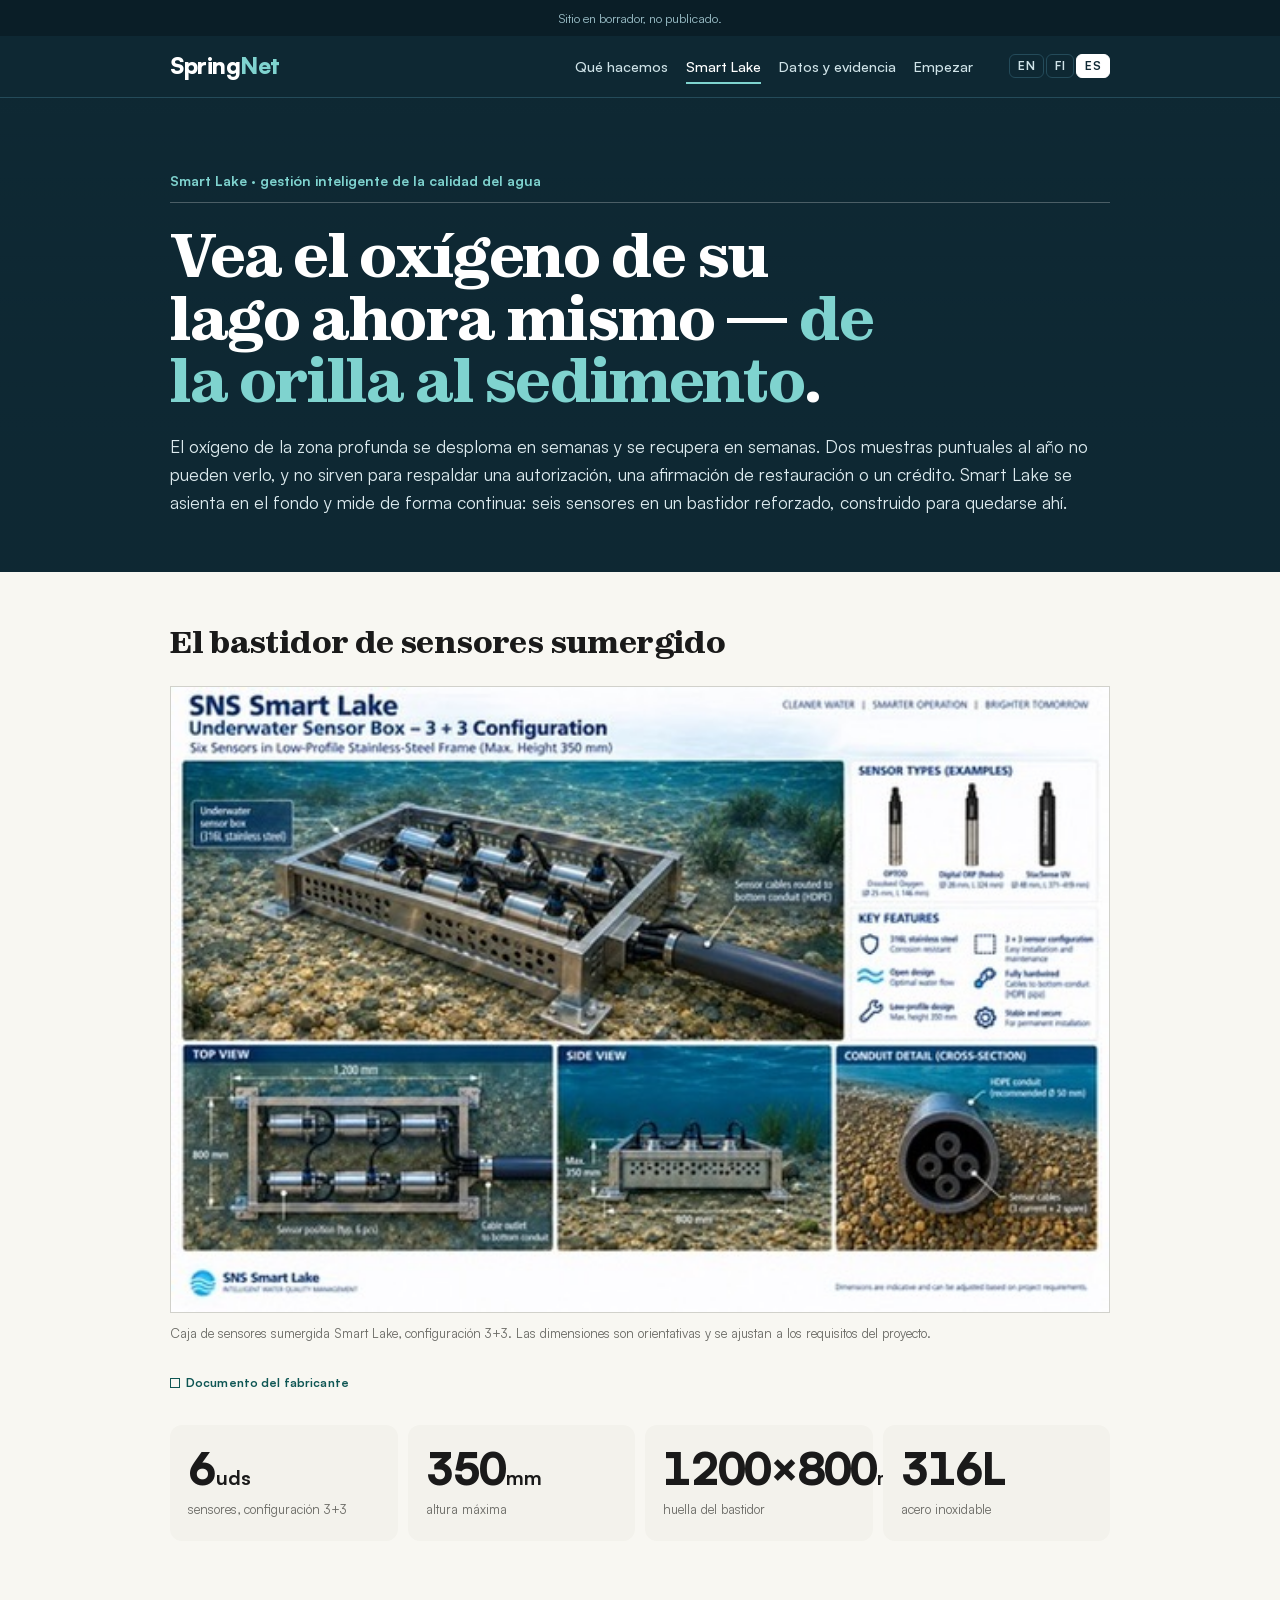
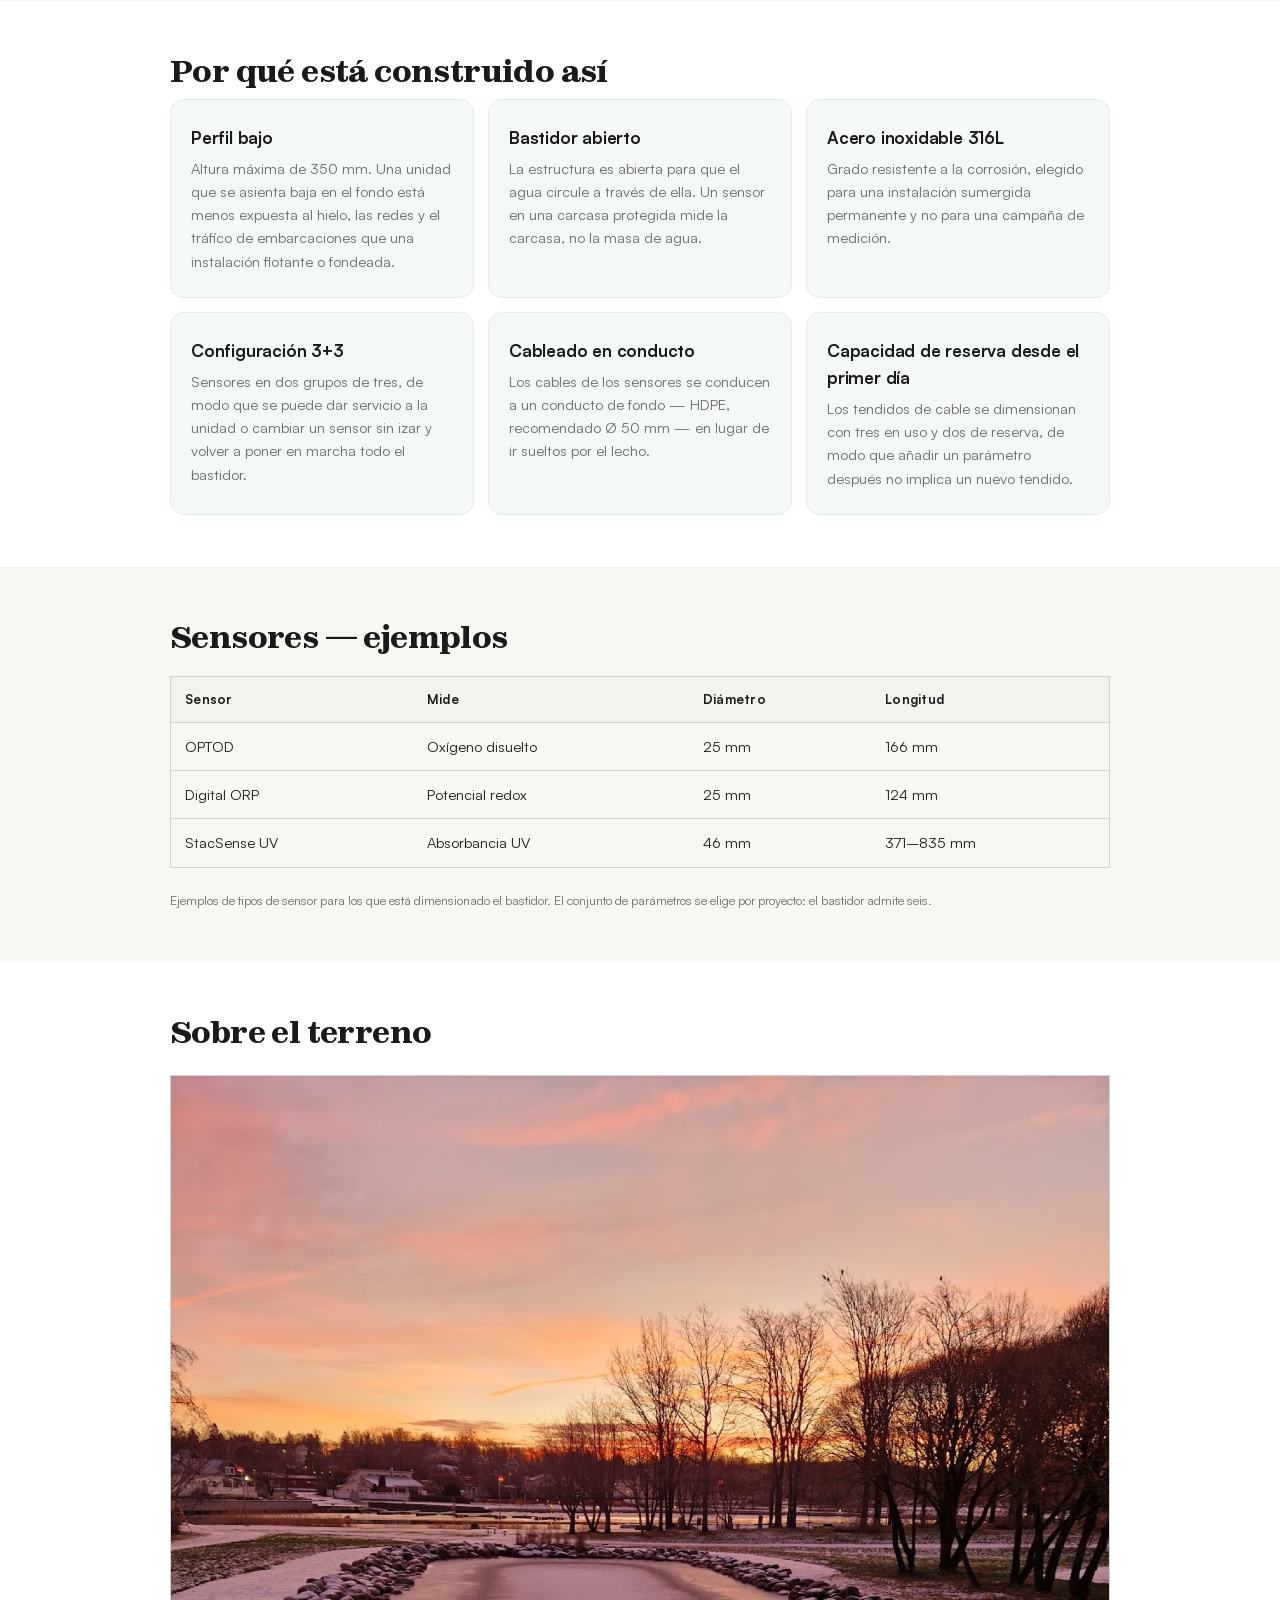
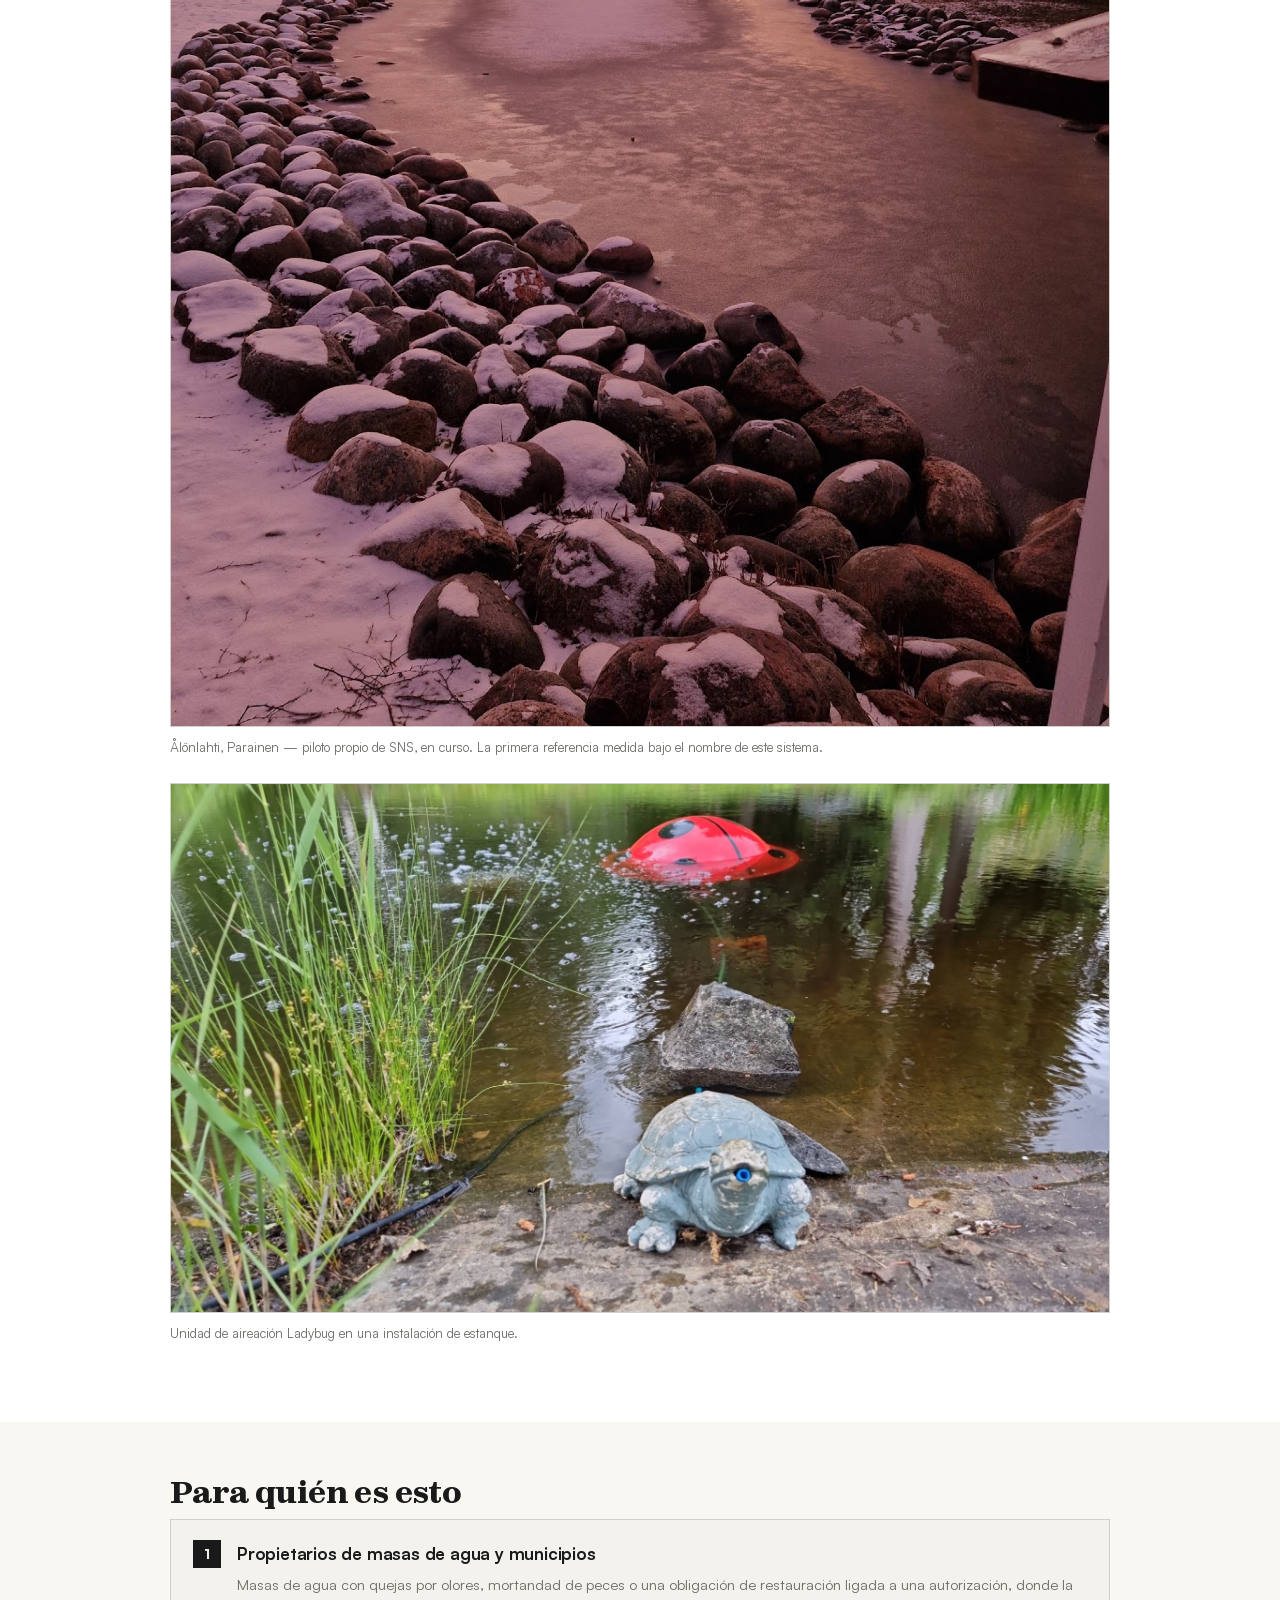
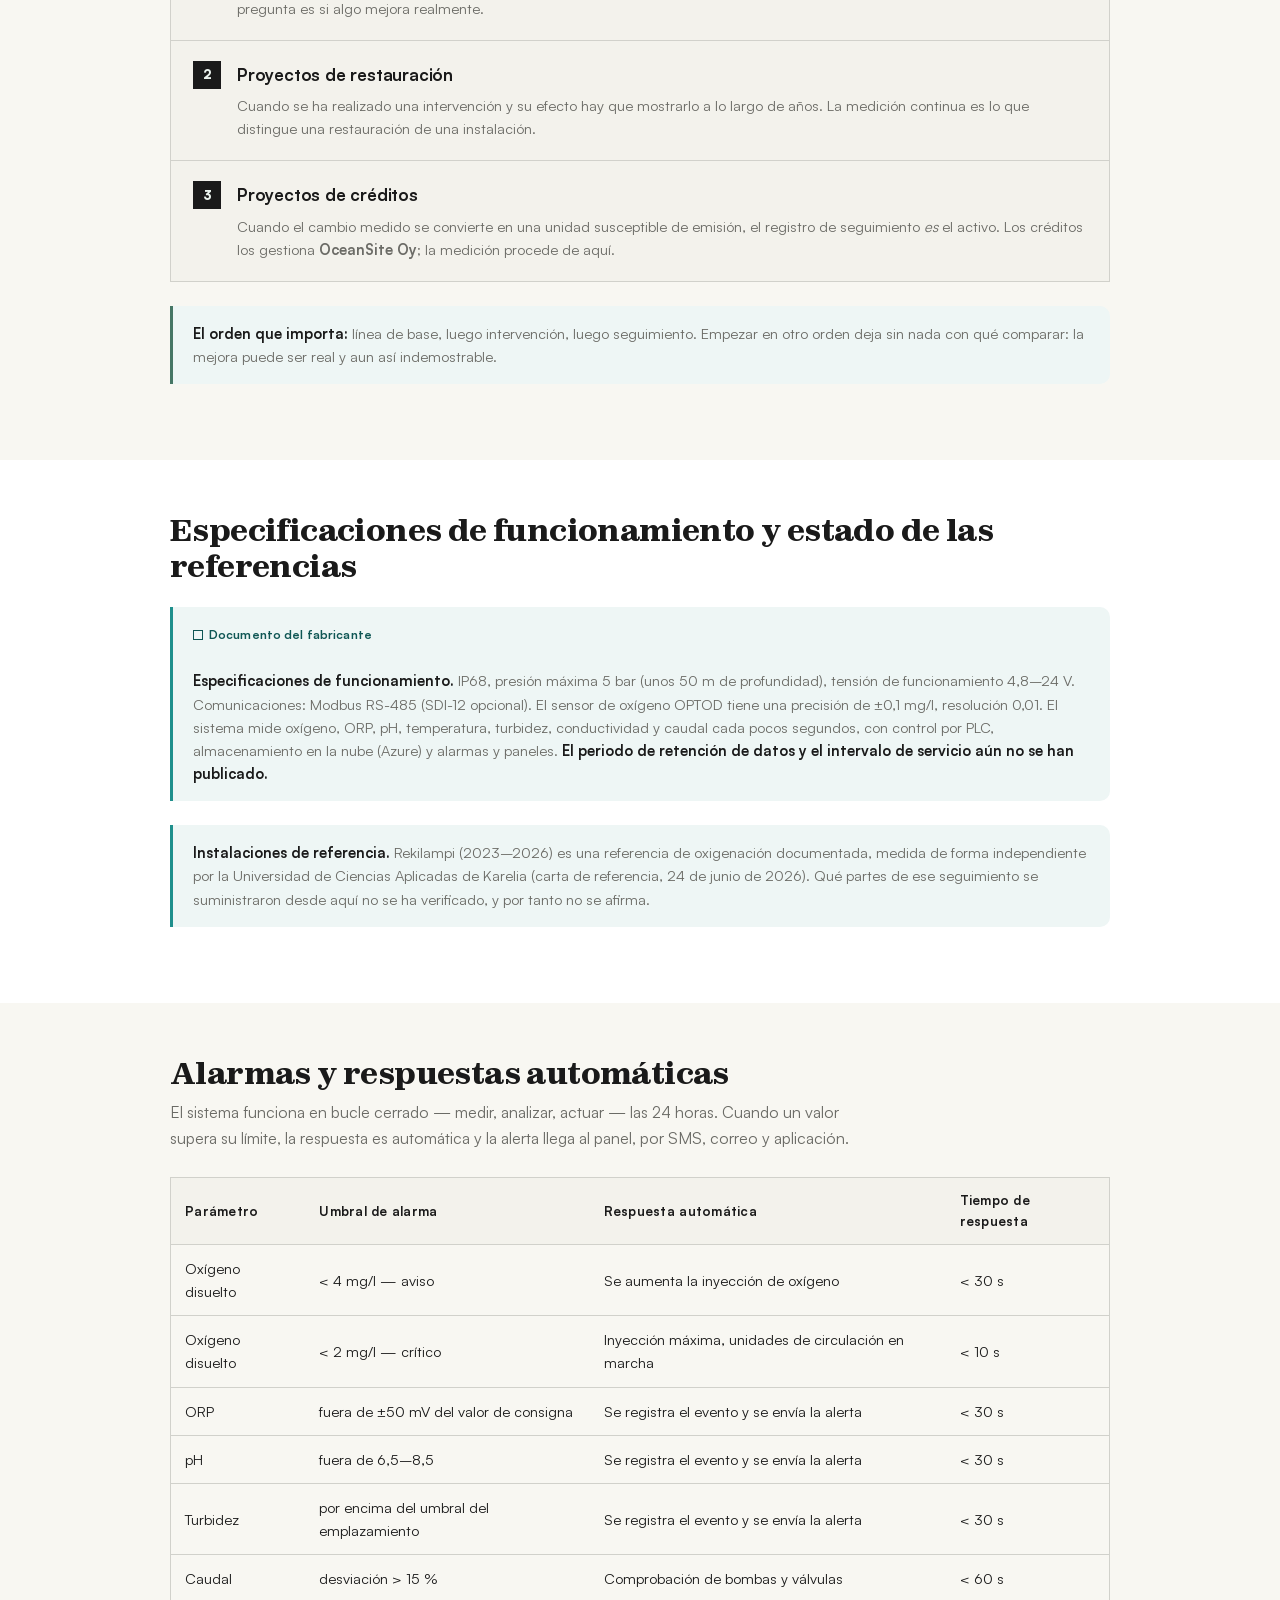
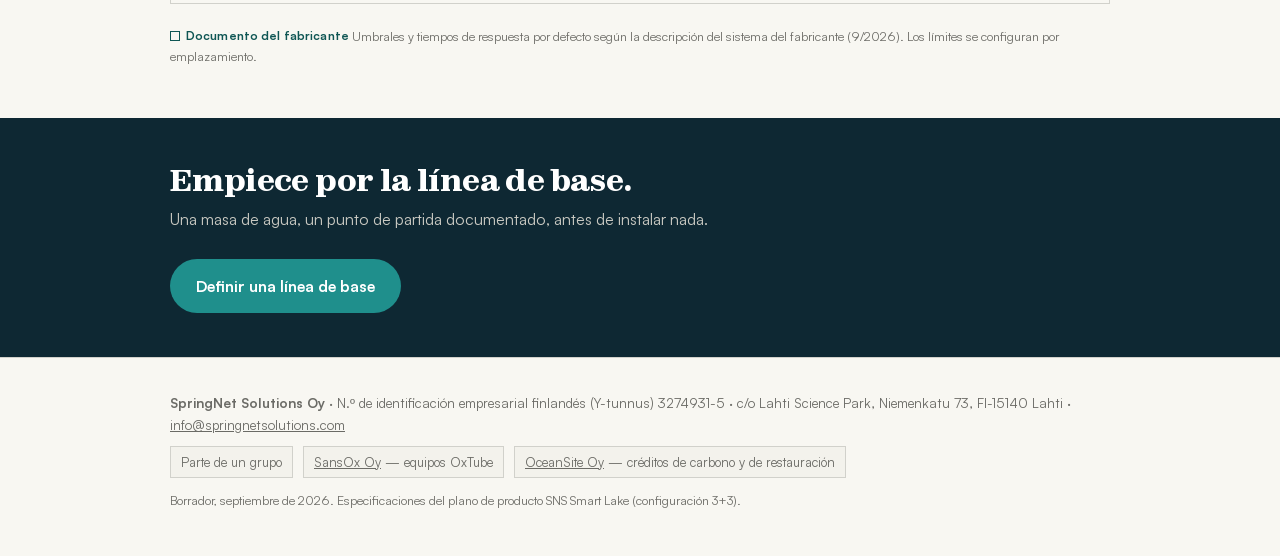
<file: es/smart-lake.html>
<!doctype html>
<html lang="es">
<head>
<meta charset="utf-8">
<meta name="viewport" content="width=device-width,initial-scale=1">
<meta name="robots" content="noindex,nofollow">
<title>Smart Lake — bastidor de sensores sumergido | SpringNet Solutions</title>
<meta name="description" content="Caja sumergida de seis sensores para el seguimiento continuo de masas de agua, construida para instalación permanente.">
<link rel="stylesheet" href="../assets/css/site.css">
<link rel="stylesheet" href="../assets/css/theme-b.css">
<link rel="stylesheet" href="../assets/css/wow.css">
<link rel="alternate" hreflang="en" href="../smart-lake.html">
<link rel="alternate" hreflang="fi" href="../fi/smart-lake.html">
<link rel="alternate" hreflang="es" href="smart-lake.html">
<link rel="alternate" hreflang="x-default" href="../smart-lake.html">
<link rel="canonical" href="smart-lake.html">
</head>
<body>
<a class="skip" href="#main">Ir al contenido</a>
<p class="draft">Sitio en borrador, no publicado.</p>
<header>
  <div class="wrap bar">
    <a class="logo" href="index.html">Spring<b>Net</b></a>
    <nav>
      <a href="index.html">Qué hacemos</a>
      <a href="smart-lake.html" aria-current="page">Smart Lake</a>
      <a href="evidence.html">Datos y evidencia</a>
      <a href="contact.html">Empezar</a>
    </nav>
      <div class="lang"><a href="../smart-lake.html" hreflang="en">EN</a><a href="../fi/smart-lake.html" hreflang="fi">FI</a><a href="../es/smart-lake.html" hreflang="es" aria-current="true">ES</a></div>
  </div>
</header>
<main id="main">
<div class="wrap hero">
  <p class="kicker">Smart Lake &middot; gestión inteligente de la calidad del agua</p>
  <h1>Vea el oxígeno de su lago ahora mismo — <em>de la orilla al sedimento</em>.</h1>
  <p class="lede">El oxígeno de la zona profunda se desploma en semanas y se recupera en semanas. Dos muestras puntuales al año no pueden verlo, y no sirven para respaldar una autorización, una afirmación de restauración o un crédito. Smart Lake se asienta en el fondo y mide de forma continua: seis sensores en un bastidor reforzado, construido para quedarse ahí.</p>
</div>

<section>
  <div class="wrap">
    <h2>El bastidor de sensores sumergido</h2>
    <figure class="figwrap">
      <img class="figimg" src="../assets/img/smartlake_sensor_box.jpeg" width="1200" height="800" loading="lazy"
           alt="Plano técnico del bastidor de sensores sumergido SNS Smart Lake en configuración 3+3, con vista superior, vista lateral y sección del conducto.">
      <p class="cap">Caja de sensores sumergida Smart Lake, configuración 3+3. Las dimensiones son orientativas y se ajustan a los requisitos del proyecto.</p>
    </figure>
    <p class="lead"><span class="prov prov-mfr">Documento del fabricante</span></p>
    <div class="numbers">
      <div class="num"><b>6<small>uds</small></b><span>sensores, configuración 3+3</span></div>
      <div class="num"><b>350<small>mm</small></b><span>altura máxima</span></div>
      <div class="num"><b>1200&times;800<small>mm</small></b><span>huella del bastidor</span></div>
      <div class="num"><b>316L</b><span>acero inoxidable</span></div>
    </div>
  </div>
</section>

<section>
  <div class="wrap">
    <h2>Por qué está construido así</h2>
    <div class="grid">
      <div class="card"><h3>Perfil bajo</h3><p>Altura máxima de 350&nbsp;mm. Una unidad que se asienta baja en el fondo está menos expuesta al hielo, las redes y el tráfico de embarcaciones que una instalación flotante o fondeada.</p></div>
      <div class="card"><h3>Bastidor abierto</h3><p>La estructura es abierta para que el agua circule a través de ella. Un sensor en una carcasa protegida mide la carcasa, no la masa de agua.</p></div>
      <div class="card"><h3>Acero inoxidable 316L</h3><p>Grado resistente a la corrosión, elegido para una instalación sumergida permanente y no para una campaña de medición.</p></div>
      <div class="card"><h3>Configuración 3+3</h3><p>Sensores en dos grupos de tres, de modo que se puede dar servicio a la unidad o cambiar un sensor sin izar y volver a poner en marcha todo el bastidor.</p></div>
      <div class="card"><h3>Cableado en conducto</h3><p>Los cables de los sensores se conducen a un conducto de fondo — HDPE, recomendado &Oslash;&nbsp;50&nbsp;mm — en lugar de ir sueltos por el lecho.</p></div>
      <div class="card"><h3>Capacidad de reserva desde el primer día</h3><p>Los tendidos de cable se dimensionan con tres en uso y dos de reserva, de modo que añadir un parámetro después no implica un nuevo tendido.</p></div>
    </div>
  </div>
</section>

<section>
  <div class="wrap">
    <h2>Sensores — ejemplos</h2>
    <div class="tablewrap">
      <table>
        <thead><tr><th>Sensor</th><th>Mide</th><th>Diámetro</th><th>Longitud</th></tr></thead>
        <tbody>
          <tr><td>OPTOD</td><td>Oxígeno disuelto</td><td>25&nbsp;mm</td><td>166&nbsp;mm</td></tr>
          <tr><td>Digital ORP</td><td>Potencial redox</td><td>25&nbsp;mm</td><td>124&nbsp;mm</td></tr>
          <tr><td>StacSense UV</td><td>Absorbancia UV</td><td>46&nbsp;mm</td><td>371&ndash;835&nbsp;mm</td></tr>
        </tbody>
      </table>
    </div>
    <p class="src">Ejemplos de tipos de sensor para los que está dimensionado el bastidor. El conjunto de parámetros se elige por proyecto: el bastidor admite seis.</p>
  </div>
</section>

<section>
  <div class="wrap">
    <h2>Sobre el terreno</h2>
    <figure class="figwrap"><img class="figimg" src="../assets/img/alonlahti_parainen.jpg" width="1501" height="2000" loading="lazy" alt="Un estanque bordeado de piedras en el emplazamiento de Ålönlahti, Parainen, al amanecer invernal, con hielo fino en el agua y algo de nieve sobre las rocas."><p class="cap">Ålönlahti, Parainen — piloto propio de SNS, en curso. La primera referencia medida bajo el nombre de este sistema.</p></figure>
    <figure class="figwrap"><img class="figimg" src="../assets/img/ladybug_pond.jpg" width="2000" height="1125" loading="lazy" alt="Una unidad de aireación flotante roja con forma de mariquita en un estanque real, con una manguera de aire hacia la orilla."><p class="cap">Unidad de aireación Ladybug en una instalación de estanque.</p></figure>
  </div>
</section>

<section>
  <div class="wrap">
    <h2>Para quién es esto</h2>
    <div class="steps">
      <div class="step"><div><h3>Propietarios de masas de agua y municipios</h3><p>Masas de agua con quejas por olores, mortandad de peces o una obligación de restauración ligada a una autorización, donde la pregunta es si algo mejora realmente.</p></div></div>
      <div class="step"><div><h3>Proyectos de restauración</h3><p>Cuando se ha realizado una intervención y su efecto hay que mostrarlo a lo largo de años. La medición continua es lo que distingue una restauración de una instalación.</p></div></div>
      <div class="step"><div><h3>Proyectos de créditos</h3><p>Cuando el cambio medido se convierte en una unidad susceptible de emisión, el registro de seguimiento <em>es</em> el activo. Los créditos los gestiona <b>OceanSite&nbsp;Oy</b>; la medición procede de aquí.</p></div></div>
    </div>
    <div class="note ok"><b>El orden que importa:</b> línea de base, luego intervención, luego seguimiento. Empezar en otro orden deja sin nada con qué comparar: la mejora puede ser real y aun así indemostrable.</div>
  </div>
</section>

<section>
  <div class="wrap">
    <h2>Especificaciones de funcionamiento y estado de las referencias</h2>
    <div class="note"><span class="prov prov-mfr">Documento del fabricante</span><br><br><b>Especificaciones de funcionamiento.</b> IP68, presión máxima 5 bar (unos 50 m de profundidad), tensión de funcionamiento 4,8–24 V. Comunicaciones: Modbus RS-485 (SDI-12 opcional). El sensor de oxígeno OPTOD tiene una precisión de ±0,1 mg/l, resolución 0,01. El sistema mide oxígeno, ORP, pH, temperatura, turbidez, conductividad y caudal cada pocos segundos, con control por PLC, almacenamiento en la nube (Azure) y alarmas y paneles. <b>El periodo de retención de datos y el intervalo de servicio aún no se han publicado.</b></div>
    <div class="note"><b>Instalaciones de referencia.</b> Rekilampi (2023&ndash;2026) es una referencia de oxigenación documentada, medida de forma independiente por la Universidad de Ciencias Aplicadas de Karelia (carta de referencia, 24 de junio de 2026). Qué partes de ese seguimiento se suministraron desde aquí no se ha verificado, y por tanto no se afirma.</div>
  </div>
</section>

<section>
  <div class="wrap">
    <h2>Alarmas y respuestas autom&aacute;ticas</h2>
    <p class="lead">El sistema funciona en bucle cerrado &mdash; medir, analizar, actuar &mdash; las 24 horas. Cuando un valor supera su l&iacute;mite, la respuesta es autom&aacute;tica y la alerta llega al panel, por SMS, correo y aplicaci&oacute;n.</p>
    <div class="tablewrap">
      <table>
        <thead><tr><th>Par&aacute;metro</th><th>Umbral de alarma</th><th>Respuesta autom&aacute;tica</th><th>Tiempo de respuesta</th></tr></thead>
        <tbody>
          <tr><td>Ox&iacute;geno disuelto</td><td>&lt; 4&nbsp;mg/l &mdash; aviso</td><td>Se aumenta la inyecci&oacute;n de ox&iacute;geno</td><td>&lt; 30&nbsp;s</td></tr>
          <tr><td>Ox&iacute;geno disuelto</td><td>&lt; 2&nbsp;mg/l &mdash; cr&iacute;tico</td><td>Inyecci&oacute;n m&aacute;xima, unidades de circulaci&oacute;n en marcha</td><td>&lt; 10&nbsp;s</td></tr>
          <tr><td>ORP</td><td>fuera de &plusmn;50&nbsp;mV del valor de consigna</td><td>Se registra el evento y se env&iacute;a la alerta</td><td>&lt; 30&nbsp;s</td></tr>
          <tr><td>pH</td><td>fuera de 6,5&ndash;8,5</td><td>Se registra el evento y se env&iacute;a la alerta</td><td>&lt; 30&nbsp;s</td></tr>
          <tr><td>Turbidez</td><td>por encima del umbral del emplazamiento</td><td>Se registra el evento y se env&iacute;a la alerta</td><td>&lt; 30&nbsp;s</td></tr>
          <tr><td>Caudal</td><td>desviaci&oacute;n &gt; 15&nbsp;%</td><td>Comprobaci&oacute;n de bombas y v&aacute;lvulas</td><td>&lt; 60&nbsp;s</td></tr>
        </tbody>
      </table>
    </div>
    <p class="src"><span class="prov prov-mfr">Documento del fabricante</span> Umbrales y tiempos de respuesta por defecto seg&uacute;n la descripci&oacute;n del sistema del fabricante (9/2026). Los l&iacute;mites se configuran por emplazamiento.</p>
  </div>
</section>

<section class="cta">
  <div class="wrap"><h2>Empiece por la línea de base.</h2><p class="lead">Una masa de agua, un punto de partida documentado, antes de instalar nada.</p>
  <a class="btn" href="contact.html">Definir una línea de base</a></div>
</section>
</main>
<footer>
  <div class="wrap">
    <p><b>SpringNet Solutions Oy</b> &middot; N.º de identificación empresarial finlandés (Y-tunnus) 3274931-5 &middot; c/o Lahti Science Park, Niemenkatu 73, FI-15140 Lahti &middot; <a href="mailto:info@springnetsolutions.com">info@springnetsolutions.com</a></p>
    <div class="chain"><span>Parte de un grupo</span> <span><a href="https://buenosbandidos-pixel.github.io/sansox-demo/">SansOx Oy</a> — equipos OxTube</span> <span><a href="https://buenosbandidos-pixel.github.io/oceansite-demo/">OceanSite Oy</a> — créditos de carbono y de restauración</span></div>
    <p class="src">Borrador, septiembre de 2026. Especificaciones del plano de producto SNS Smart Lake (configuración 3+3).</p>
  </div>
</footer>
<script src="../assets/js/menu.js" defer></script>
<script src="../assets/js/wow.js" defer></script>
</body></html>
</file>
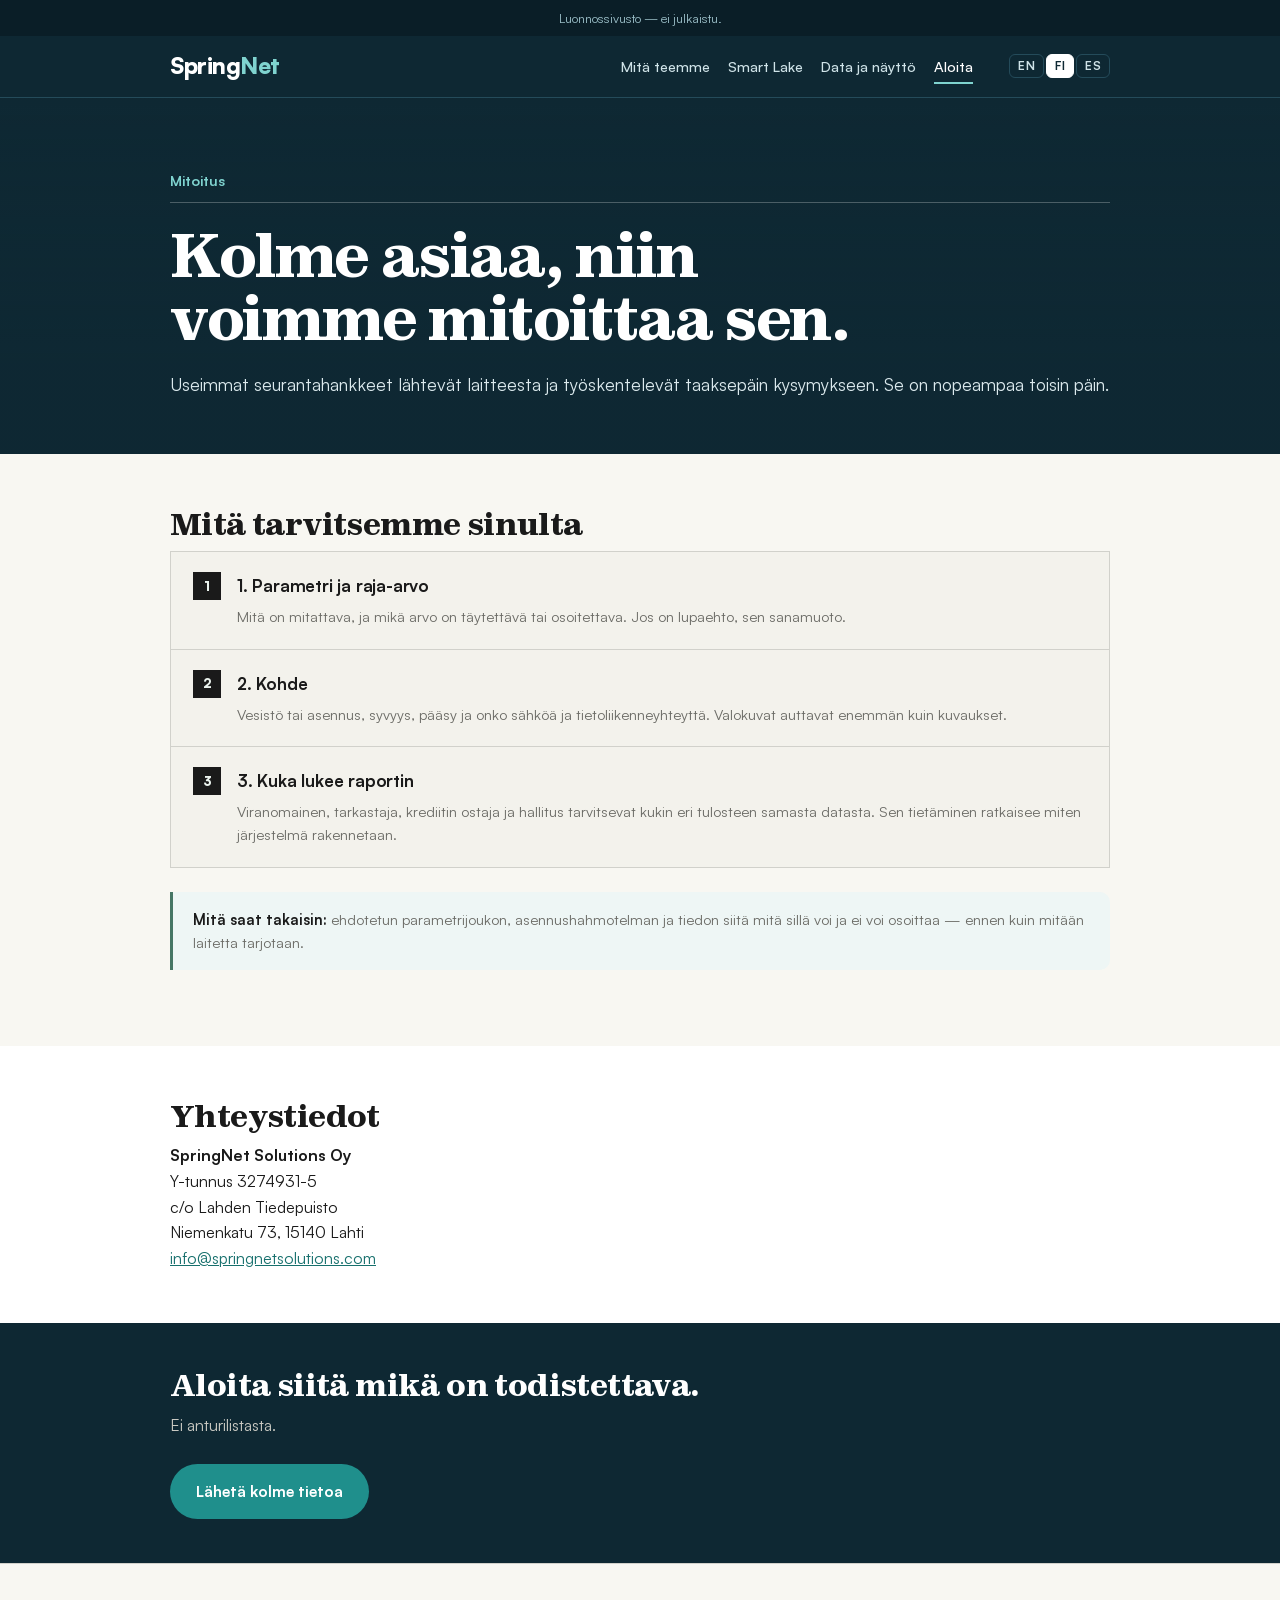
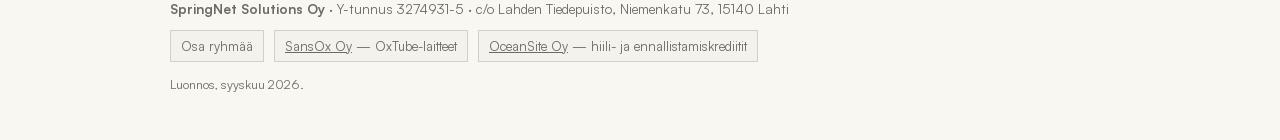
<file: fi/contact.html>
<!doctype html>
<html lang="fi">
<head>
<meta charset="utf-8">
<meta name="viewport" content="width=device-width,initial-scale=1">
<meta name="robots" content="noindex,nofollow">
<title>Aloita mitoituspuhelu — SpringNet Solutions</title>
<meta name="description" content="Kerro parametri, raja-arvo ja kuka lukee raportin.">
<link rel="stylesheet" href="../assets/css/site.css">
<link rel="stylesheet" href="../assets/css/theme-b.css">
<link rel="stylesheet" href="../assets/css/wow.css">
<link rel="alternate" hreflang="en" href="../contact.html">
<link rel="alternate" hreflang="fi" href="contact.html">
<link rel="alternate" hreflang="es" href="../es/contact.html">
<link rel="alternate" hreflang="x-default" href="../contact.html">
<link rel="canonical" href="contact.html">
</head>
<body>
<a class="skip" href="#main">Siirry sisältöön</a>
<p class="draft">Luonnossivusto — ei julkaistu.</p>
<header>
  <div class="wrap bar">
    <a class="logo" href="index.html">Spring<b>Net</b></a>
    <nav>
      <a href="index.html">Mitä teemme</a>
      <a href="smart-lake.html">Smart Lake</a>
      <a href="evidence.html">Data ja näyttö</a>
      <a href="contact.html" aria-current="page">Aloita</a>
    </nav>
      <div class="lang"><a href="../contact.html" hreflang="en">EN</a><a href="../fi/contact.html" hreflang="fi" aria-current="true">FI</a><a href="../es/contact.html" hreflang="es">ES</a></div>
  </div>
</header>
<main id="main">
<div class="wrap hero">
  <p class="kicker">Mitoitus</p>
  <h1>Kolme asiaa, niin voimme mitoittaa sen.</h1>
  <p class="lede">Useimmat seurantahankkeet lähtevät laitteesta ja työskentelevät taaksepäin kysymykseen. Se on nopeampaa toisin päin.</p>
</div>

<section>
  <div class="wrap">
    <h2>Mitä tarvitsemme sinulta</h2>
    <div class="steps">
      <div class="step"><div><h3>1. Parametri ja raja-arvo</h3><p>Mitä on mitattava, ja mikä arvo on täytettävä tai osoitettava. Jos on lupaehto, sen sanamuoto.</p></div></div>
      <div class="step"><div><h3>2. Kohde</h3><p>Vesistö tai asennus, syvyys, pääsy ja onko sähköä ja tietoliikenneyhteyttä. Valokuvat auttavat enemmän kuin kuvaukset.</p></div></div>
      <div class="step"><div><h3>3. Kuka lukee raportin</h3><p>Viranomainen, tarkastaja, krediitin ostaja ja hallitus tarvitsevat kukin eri tulosteen samasta datasta. Sen tietäminen ratkaisee miten järjestelmä rakennetaan.</p></div></div>
    </div>
    <div class="note ok"><b>Mitä saat takaisin:</b> ehdotetun parametrijoukon, asennushahmotelman ja tiedon siitä mitä sillä voi ja ei voi osoittaa — ennen kuin mitään laitetta tarjotaan.</div>
  </div>
</section>

<section>
  <div class="wrap">
    <h2>Yhteystiedot</h2>
    <p><b>SpringNet Solutions Oy</b><br> Y-tunnus 3274931-5<br> c/o Lahden Tiedepuisto<br>Niemenkatu 73, 15140 Lahti<br> <a href="mailto:info@springnetsolutions.com">info@springnetsolutions.com</a></p>
  </div>
</section>

<section class="cta">
  <div class="wrap"><h2>Aloita siitä mikä on todistettava.</h2><p class="lead">Ei anturilistasta.</p>
  <a class="btn" href="mailto:info@springnetsolutions.com">Lähetä kolme tietoa</a></div>
</section>
</main>
<footer>
  <div class="wrap">
    <p><b>SpringNet Solutions Oy</b> &middot; Y-tunnus 3274931-5 &middot; c/o Lahden Tiedepuisto, Niemenkatu 73, 15140 Lahti</p>
    <div class="chain"><span>Osa ryhmää</span> <span><a href="https://buenosbandidos-pixel.github.io/sansox-demo/">SansOx Oy</a> — OxTube-laitteet</span> <span><a href="https://buenosbandidos-pixel.github.io/oceansite-demo/">OceanSite Oy</a> — hiili- ja ennallistamiskrediitit</span></div>
    <p class="src">Luonnos, syyskuu 2026.</p>
  </div>
</footer>
<script src="../assets/js/menu.js" defer></script>
<script src="../assets/js/wow.js" defer></script>
</body></html>
</file>
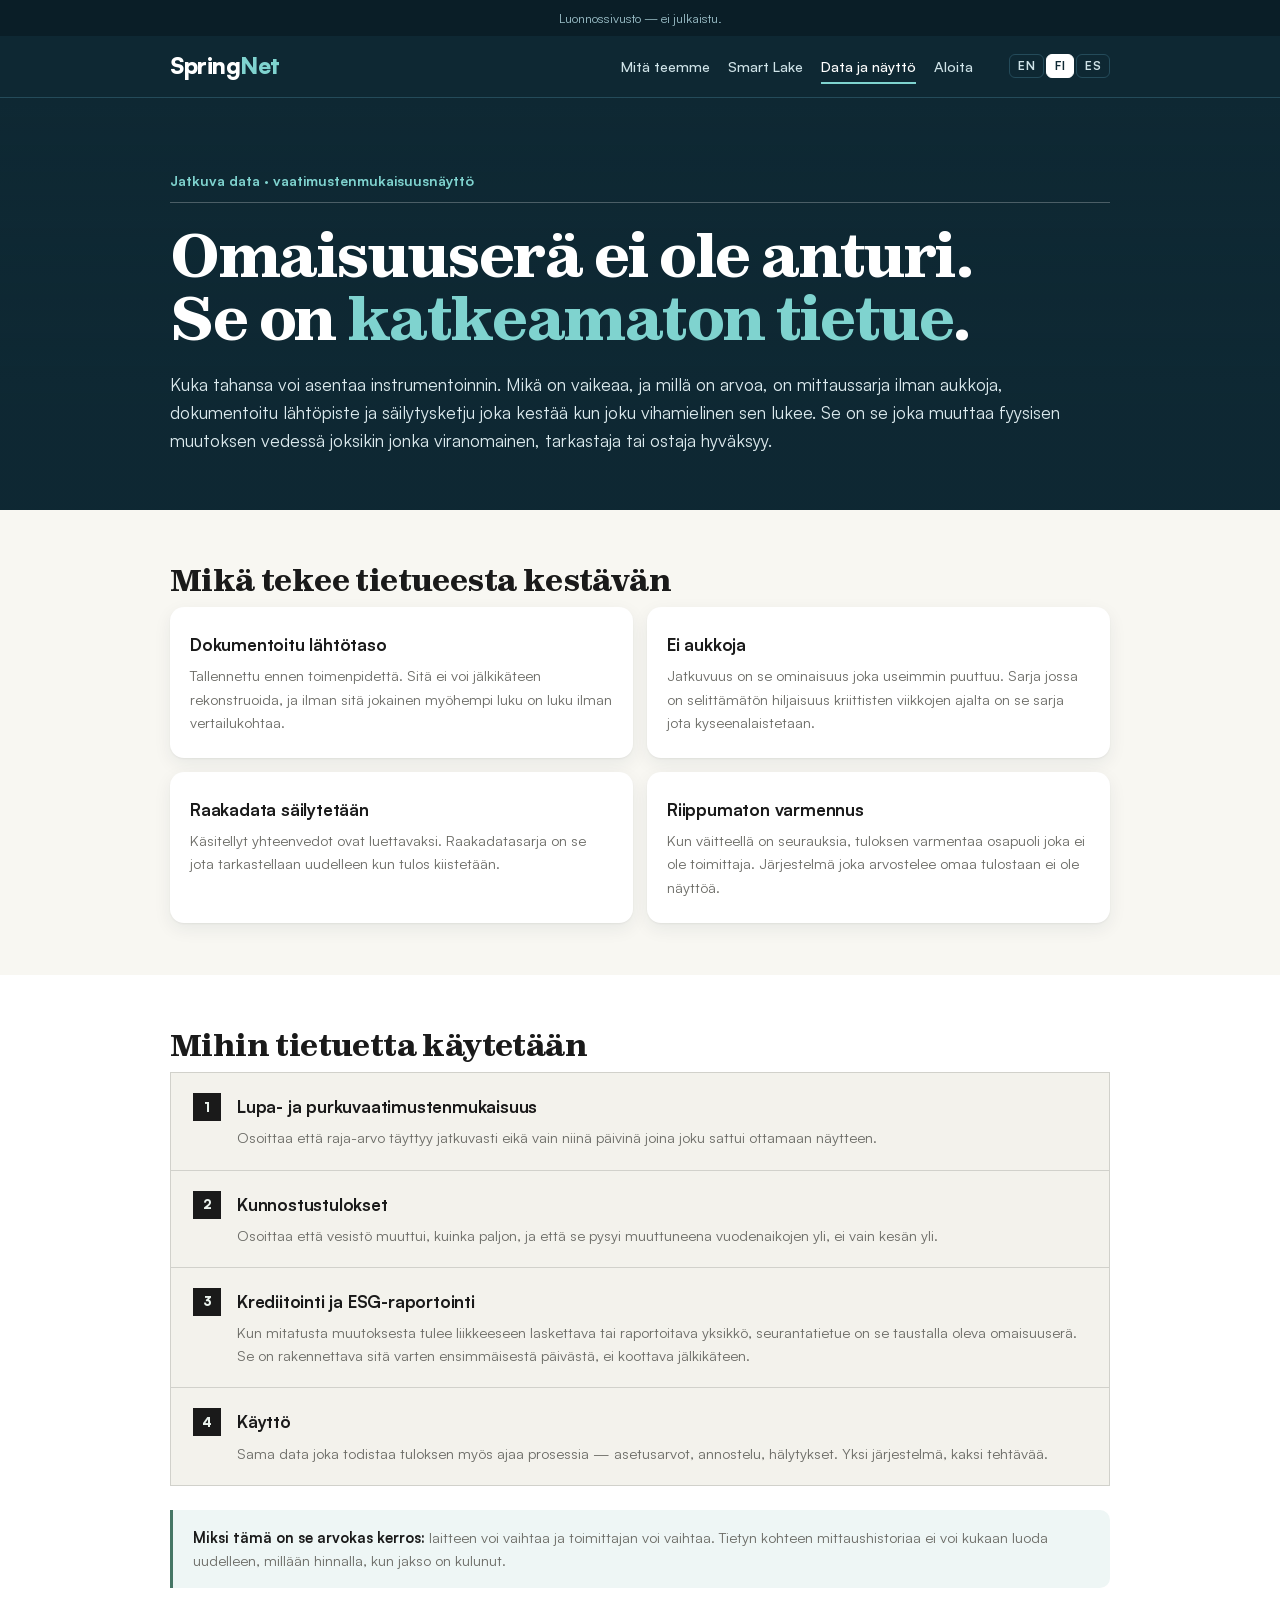
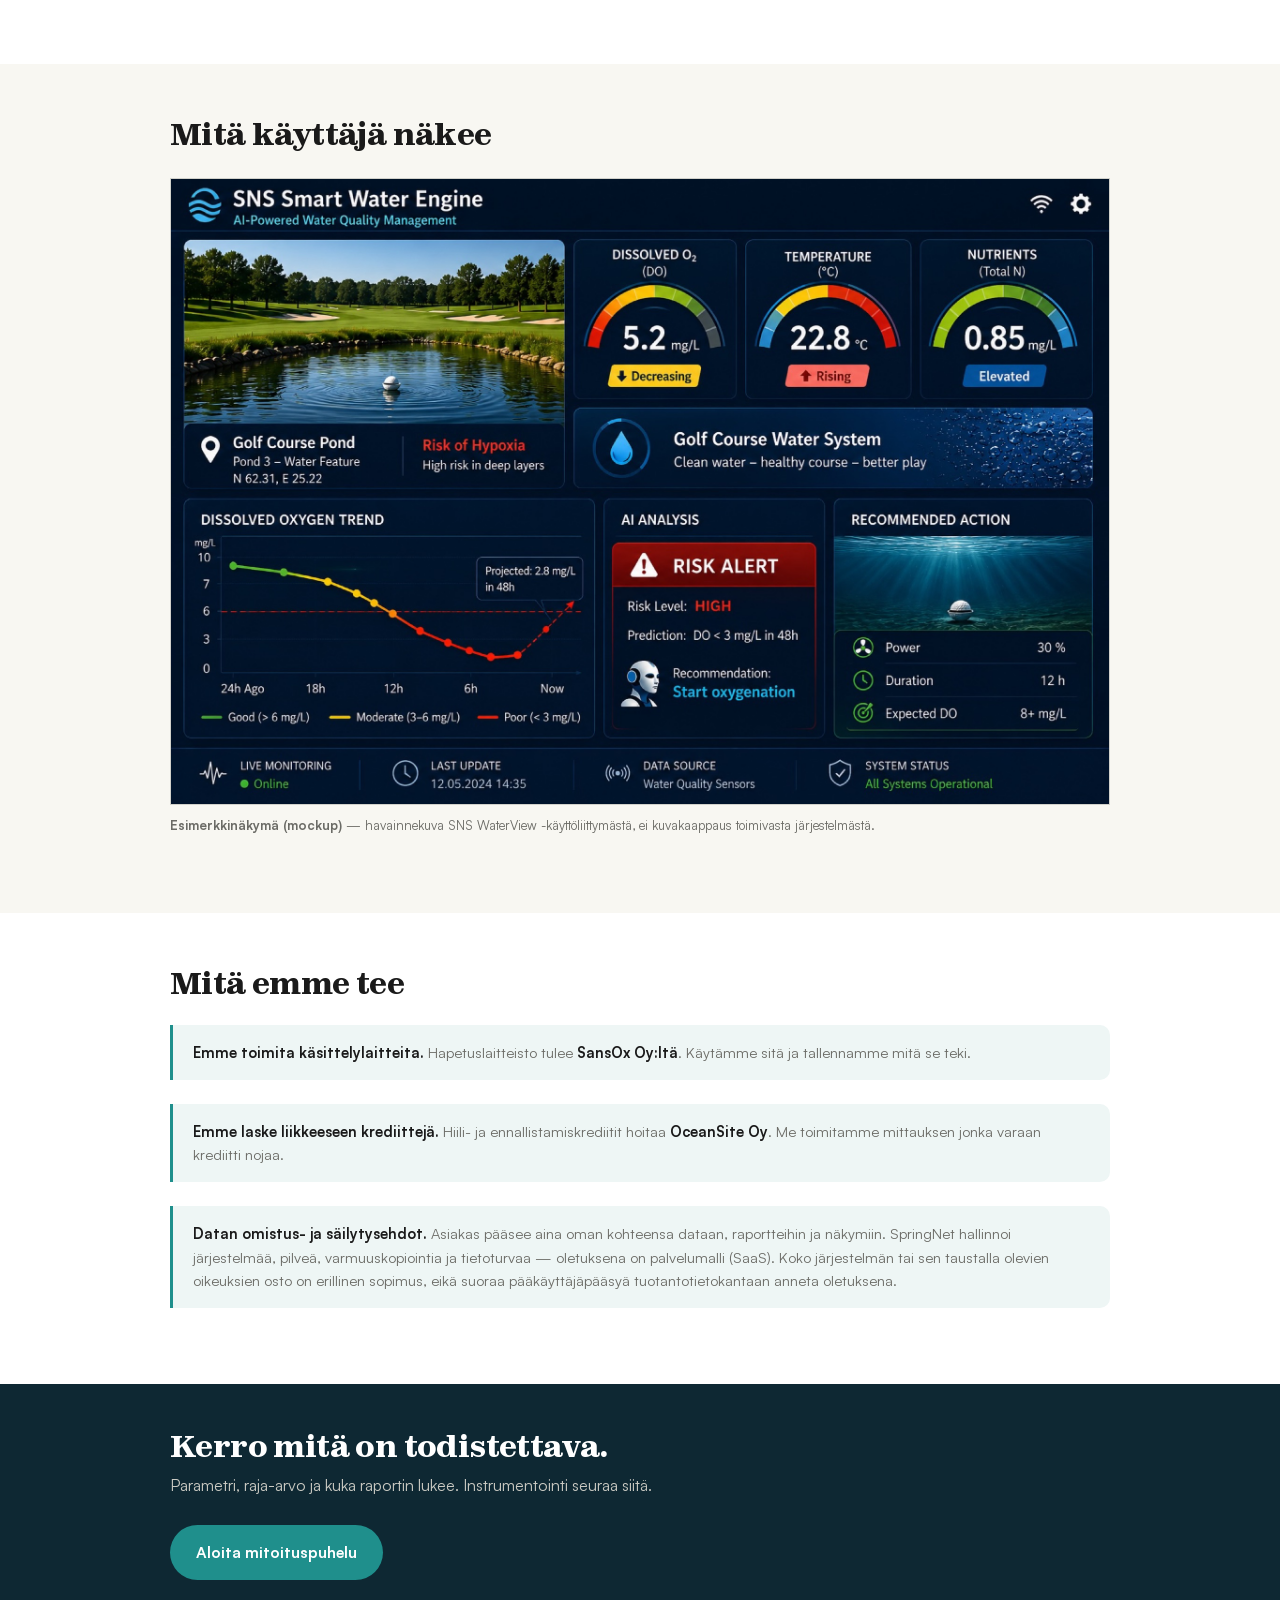
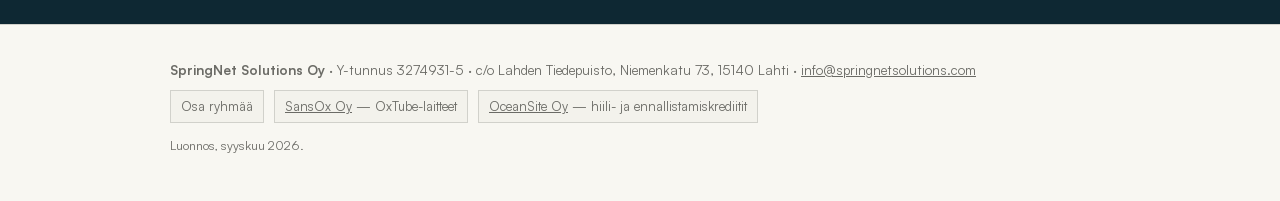
<file: fi/evidence.html>
<!doctype html>
<html lang="fi">
<head>
<meta charset="utf-8">
<meta name="viewport" content="width=device-width,initial-scale=1">
<meta name="robots" content="noindex,nofollow">
<title>Data ja näyttö — SpringNet Solutions</title>
<meta name="description" content="Jatkuvan mittauksen muuttaminen tietueeksi joka kestää auditoinnin.">
<link rel="stylesheet" href="../assets/css/site.css">
<link rel="stylesheet" href="../assets/css/theme-b.css">
<link rel="stylesheet" href="../assets/css/wow.css">
<link rel="alternate" hreflang="en" href="../evidence.html">
<link rel="alternate" hreflang="fi" href="evidence.html">
<link rel="alternate" hreflang="es" href="../es/evidence.html">
<link rel="alternate" hreflang="x-default" href="../evidence.html">
<link rel="canonical" href="evidence.html">
</head>
<body>
<a class="skip" href="#main">Siirry sisältöön</a>
<p class="draft">Luonnossivusto — ei julkaistu.</p>
<header>
  <div class="wrap bar">
    <a class="logo" href="index.html">Spring<b>Net</b></a>
    <nav>
      <a href="index.html">Mitä teemme</a>
      <a href="smart-lake.html">Smart Lake</a>
      <a href="evidence.html" aria-current="page">Data ja näyttö</a>
      <a href="contact.html">Aloita</a>
    </nav>
      <div class="lang"><a href="../evidence.html" hreflang="en">EN</a><a href="../fi/evidence.html" hreflang="fi" aria-current="true">FI</a><a href="../es/evidence.html" hreflang="es">ES</a></div>
  </div>
</header>
<main id="main">
<div class="wrap hero">
  <p class="kicker">Jatkuva data &middot; vaatimustenmukaisuusnäyttö</p>
  <h1>Omaisuuserä ei ole anturi. Se on <em>katkeamaton tietue</em>.</h1>
  <p class="lede">Kuka tahansa voi asentaa instrumentoinnin. Mikä on vaikeaa, ja millä on arvoa, on mittaussarja ilman aukkoja, dokumentoitu lähtöpiste ja säilytysketju joka kestää kun joku vihamielinen sen lukee. Se on se joka muuttaa fyysisen muutoksen vedessä joksikin jonka viranomainen, tarkastaja tai ostaja hyväksyy.</p>
</div>

<section>
  <div class="wrap">
    <h2>Mikä tekee tietueesta kestävän</h2>
    <div class="grid">
      <div class="card"><h3>Dokumentoitu lähtötaso</h3><p>Tallennettu ennen toimenpidettä. Sitä ei voi jälkikäteen rekonstruoida, ja ilman sitä jokainen myöhempi luku on luku ilman vertailukohtaa.</p></div>
      <div class="card"><h3>Ei aukkoja</h3><p>Jatkuvuus on se ominaisuus joka useimmin puuttuu. Sarja jossa on selittämätön hiljaisuus kriittisten viikkojen ajalta on se sarja jota kyseenalaistetaan.</p></div>
      <div class="card"><h3>Raakadata säilytetään</h3><p>Käsitellyt yhteenvedot ovat luettavaksi. Raakadatasarja on se jota tarkastellaan uudelleen kun tulos kiistetään.</p></div>
      <div class="card"><h3>Riippumaton varmennus</h3><p>Kun väitteellä on seurauksia, tuloksen varmentaa osapuoli joka ei ole toimittaja. Järjestelmä joka arvostelee omaa tulostaan ei ole näyttöä.</p></div>
    </div>
  </div>
</section>

<section>
  <div class="wrap">
    <h2>Mihin tietuetta käytetään</h2>
    <div class="steps">
      <div class="step"><div><h3>Lupa- ja purkuvaatimustenmukaisuus</h3><p>Osoittaa että raja-arvo täyttyy jatkuvasti eikä vain niinä päivinä joina joku sattui ottamaan näytteen.</p></div></div>
      <div class="step"><div><h3>Kunnostustulokset</h3><p>Osoittaa että vesistö muuttui, kuinka paljon, ja että se pysyi muuttuneena vuodenaikojen yli, ei vain kesän yli.</p></div></div>
      <div class="step"><div><h3>Krediitointi ja ESG-raportointi</h3><p>Kun mitatusta muutoksesta tulee liikkeeseen laskettava tai raportoitava yksikkö, seurantatietue on se taustalla oleva omaisuuserä. Se on rakennettava sitä varten ensimmäisestä päivästä, ei koottava jälkikäteen.</p></div></div>
      <div class="step"><div><h3>Käyttö</h3><p>Sama data joka todistaa tuloksen myös ajaa prosessia — asetusarvot, annostelu, hälytykset. Yksi järjestelmä, kaksi tehtävää.</p></div></div>
    </div>
    <div class="note ok"><b>Miksi tämä on se arvokas kerros:</b> laitteen voi vaihtaa ja toimittajan voi vaihtaa. Tietyn kohteen mittaushistoriaa ei voi kukaan luoda uudelleen, millään hinnalla, kun jakso on kulunut.</div>
  </div>
</section>

<section>
  <div class="wrap">
    <h2>Mitä käyttäjä näkee</h2>
    <figure class="figwrap"><img class="figimg" src="../assets/img/waterview_example_mockup.jpg" width="2000" height="1333" loading="lazy" alt="Esimerkkinäkymä hallintapaneelista: golfkentän lammen liuenneen hapen, lämpötilan ja ravinteiden mittarit, happitrendikäyrä, riskihälytys ja suositeltu hapetustoimenpide."><p class="cap"><b>Esimerkkinäkymä (mockup)</b> — havainnekuva SNS WaterView -käyttöliittymästä, ei kuvakaappaus toimivasta järjestelmästä.</p></figure>
  </div>
</section>

<section>
  <div class="wrap">
    <h2>Mitä emme tee</h2>
    <div class="note"><b>Emme toimita käsittelylaitteita.</b> Hapetuslaitteisto tulee <b>SansOx&nbsp;Oy:ltä</b>. Käytämme sitä ja tallennamme mitä se teki.</div>
    <div class="note"><b>Emme laske liikkeeseen krediittejä.</b> Hiili- ja ennallistamiskrediitit hoitaa <b>OceanSite&nbsp;Oy</b>. Me toimitamme mittauksen jonka varaan krediitti nojaa.</div>
    <div class="note"><b>Datan omistus- ja säilytysehdot.</b> Asiakas pääsee aina oman kohteensa dataan, raportteihin ja näkymiin. SpringNet hallinnoi järjestelmää, pilveä, varmuuskopiointia ja tietoturvaa &mdash; oletuksena on palvelumalli (SaaS). Koko järjestelmän tai sen taustalla olevien oikeuksien osto on erillinen sopimus, eikä suoraa pääkäyttäjäpääsyä tuotantotietokantaan anneta oletuksena.</div>
  </div>
</section>

<section class="cta">
  <div class="wrap"><h2>Kerro mitä on todistettava.</h2><p class="lead">Parametri, raja-arvo ja kuka raportin lukee. Instrumentointi seuraa siitä.</p>
  <a class="btn" href="contact.html">Aloita mitoituspuhelu</a></div>
</section>
</main>
<footer>
  <div class="wrap">
    <p><b>SpringNet Solutions Oy</b> &middot; Y-tunnus 3274931-5 &middot; c/o Lahden Tiedepuisto, Niemenkatu 73, 15140 Lahti &middot; <a href="mailto:info@springnetsolutions.com">info@springnetsolutions.com</a></p>
    <div class="chain"><span>Osa ryhmää</span> <span><a href="https://buenosbandidos-pixel.github.io/sansox-demo/">SansOx Oy</a> — OxTube-laitteet</span> <span><a href="https://buenosbandidos-pixel.github.io/oceansite-demo/">OceanSite Oy</a> — hiili- ja ennallistamiskrediitit</span></div>
    <p class="src">Luonnos, syyskuu 2026.</p>
  </div>
</footer>
<script src="../assets/js/menu.js" defer></script>
<script src="../assets/js/wow.js" defer></script>
</body></html>
</file>
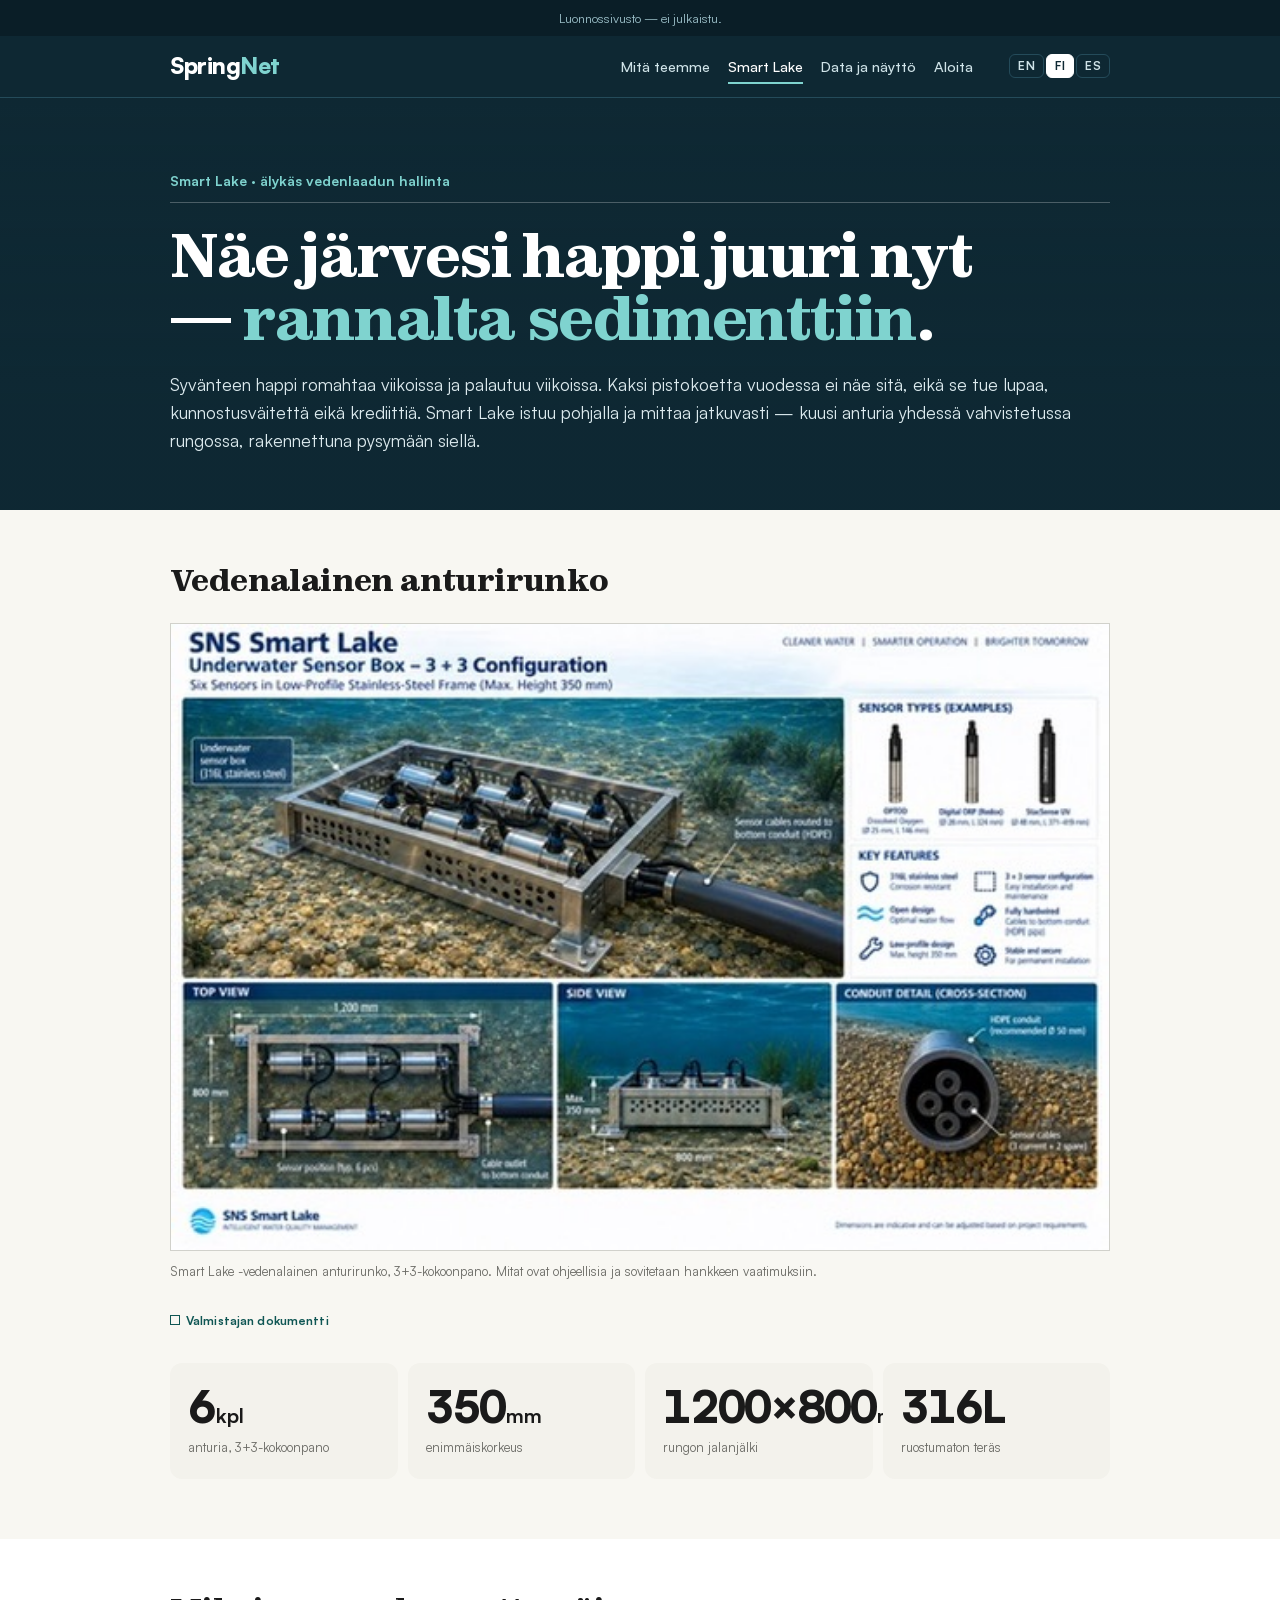
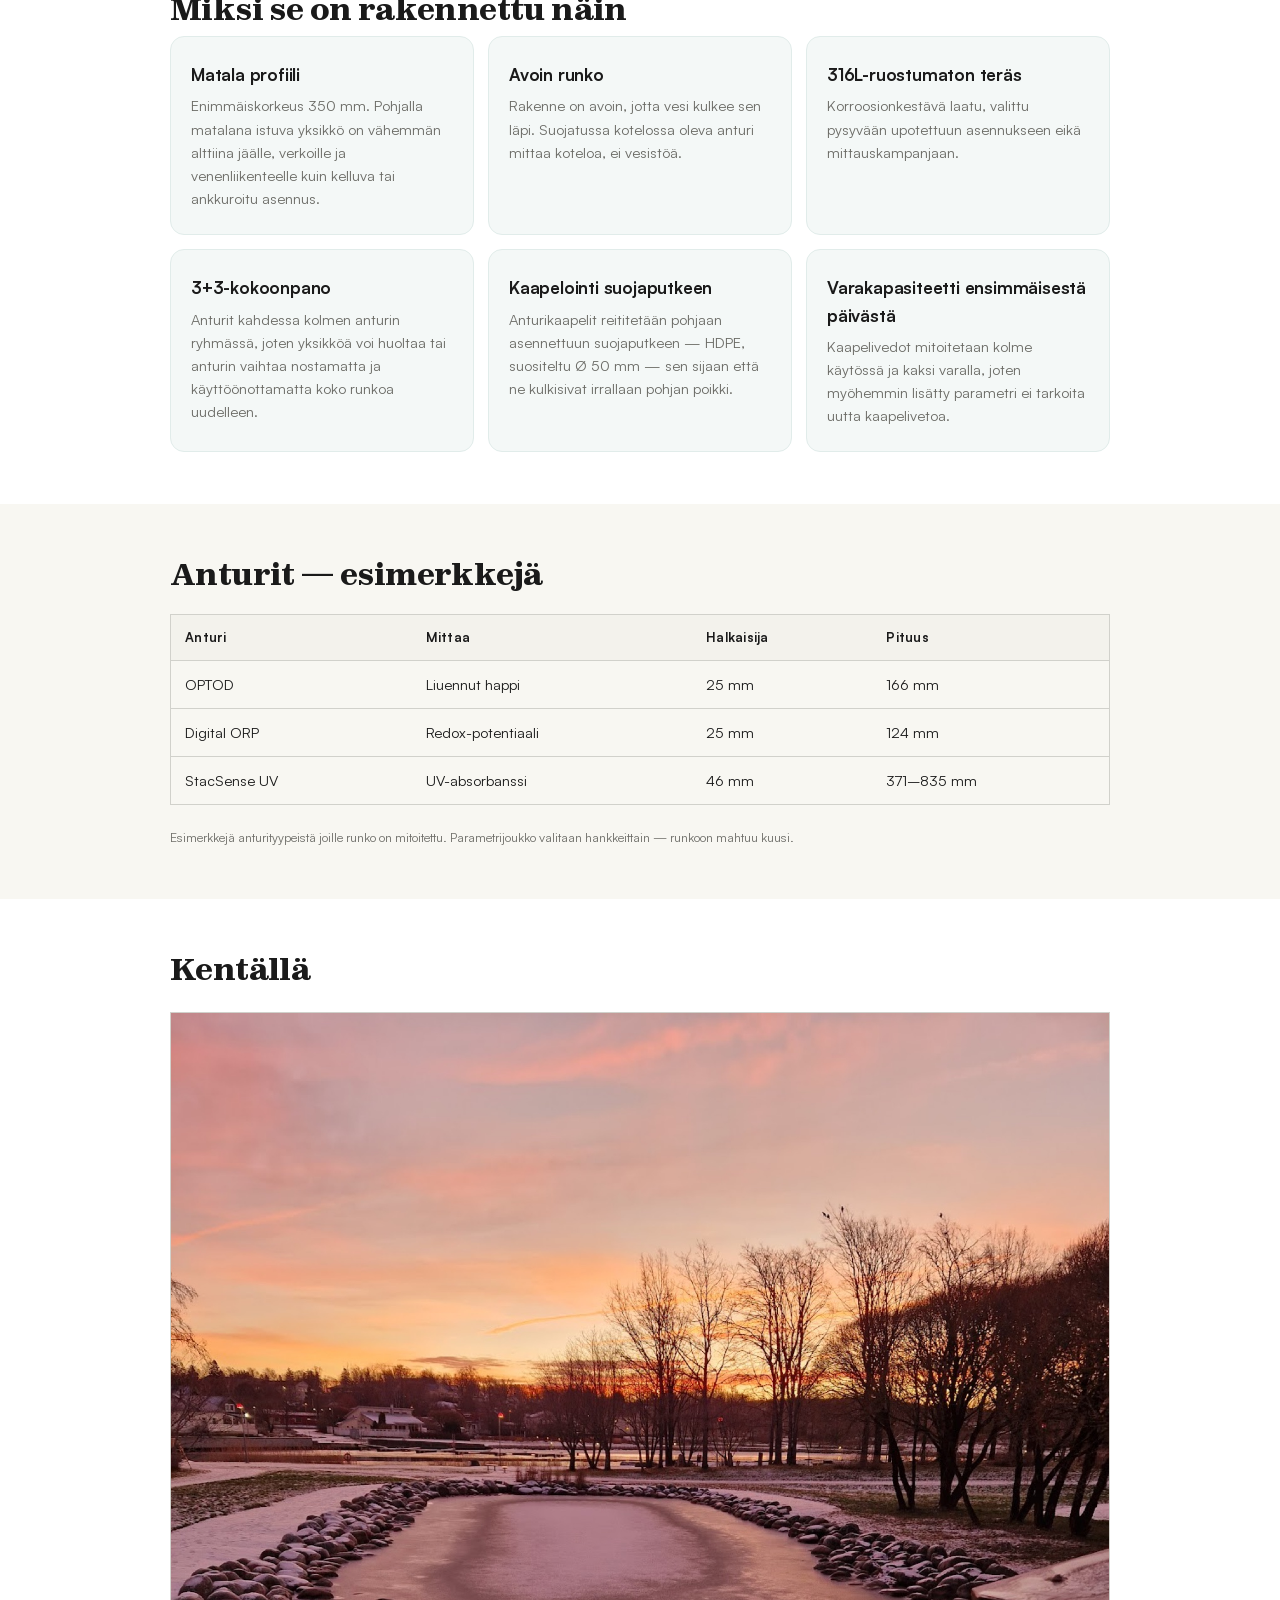
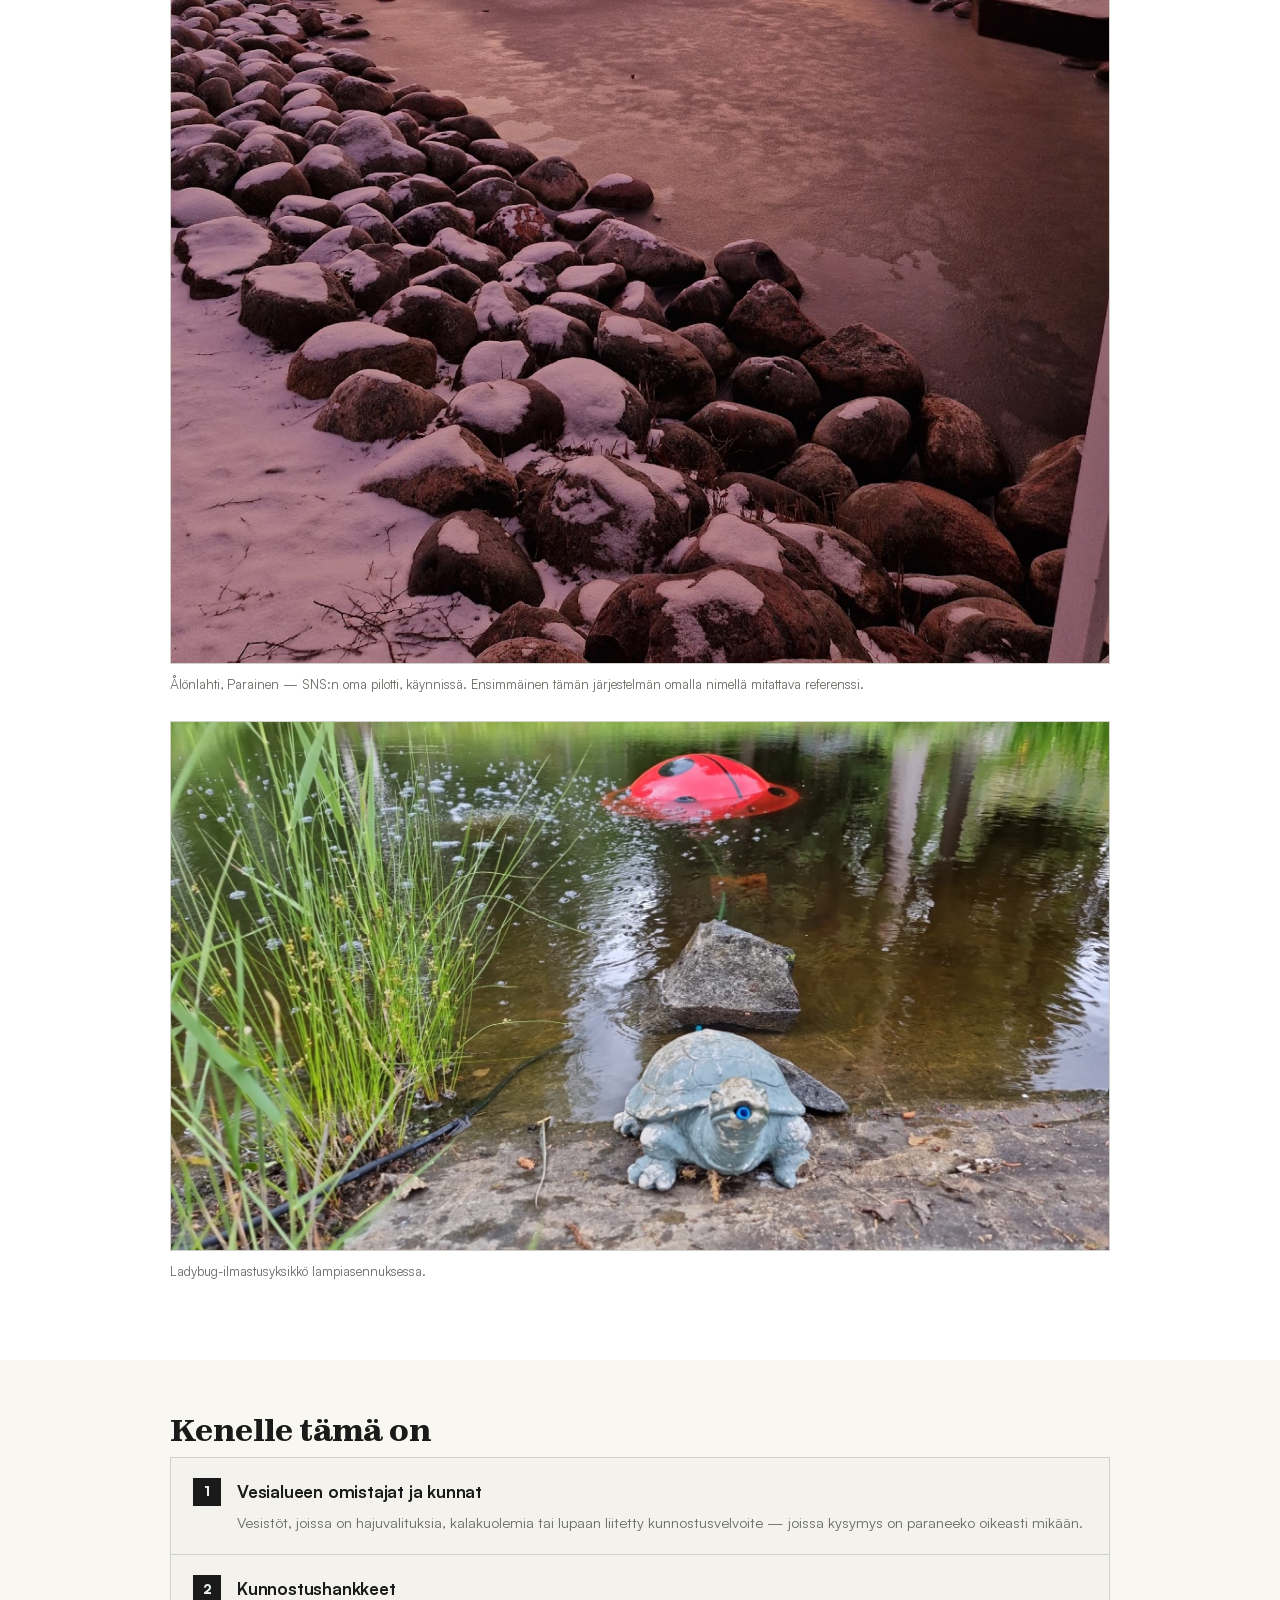
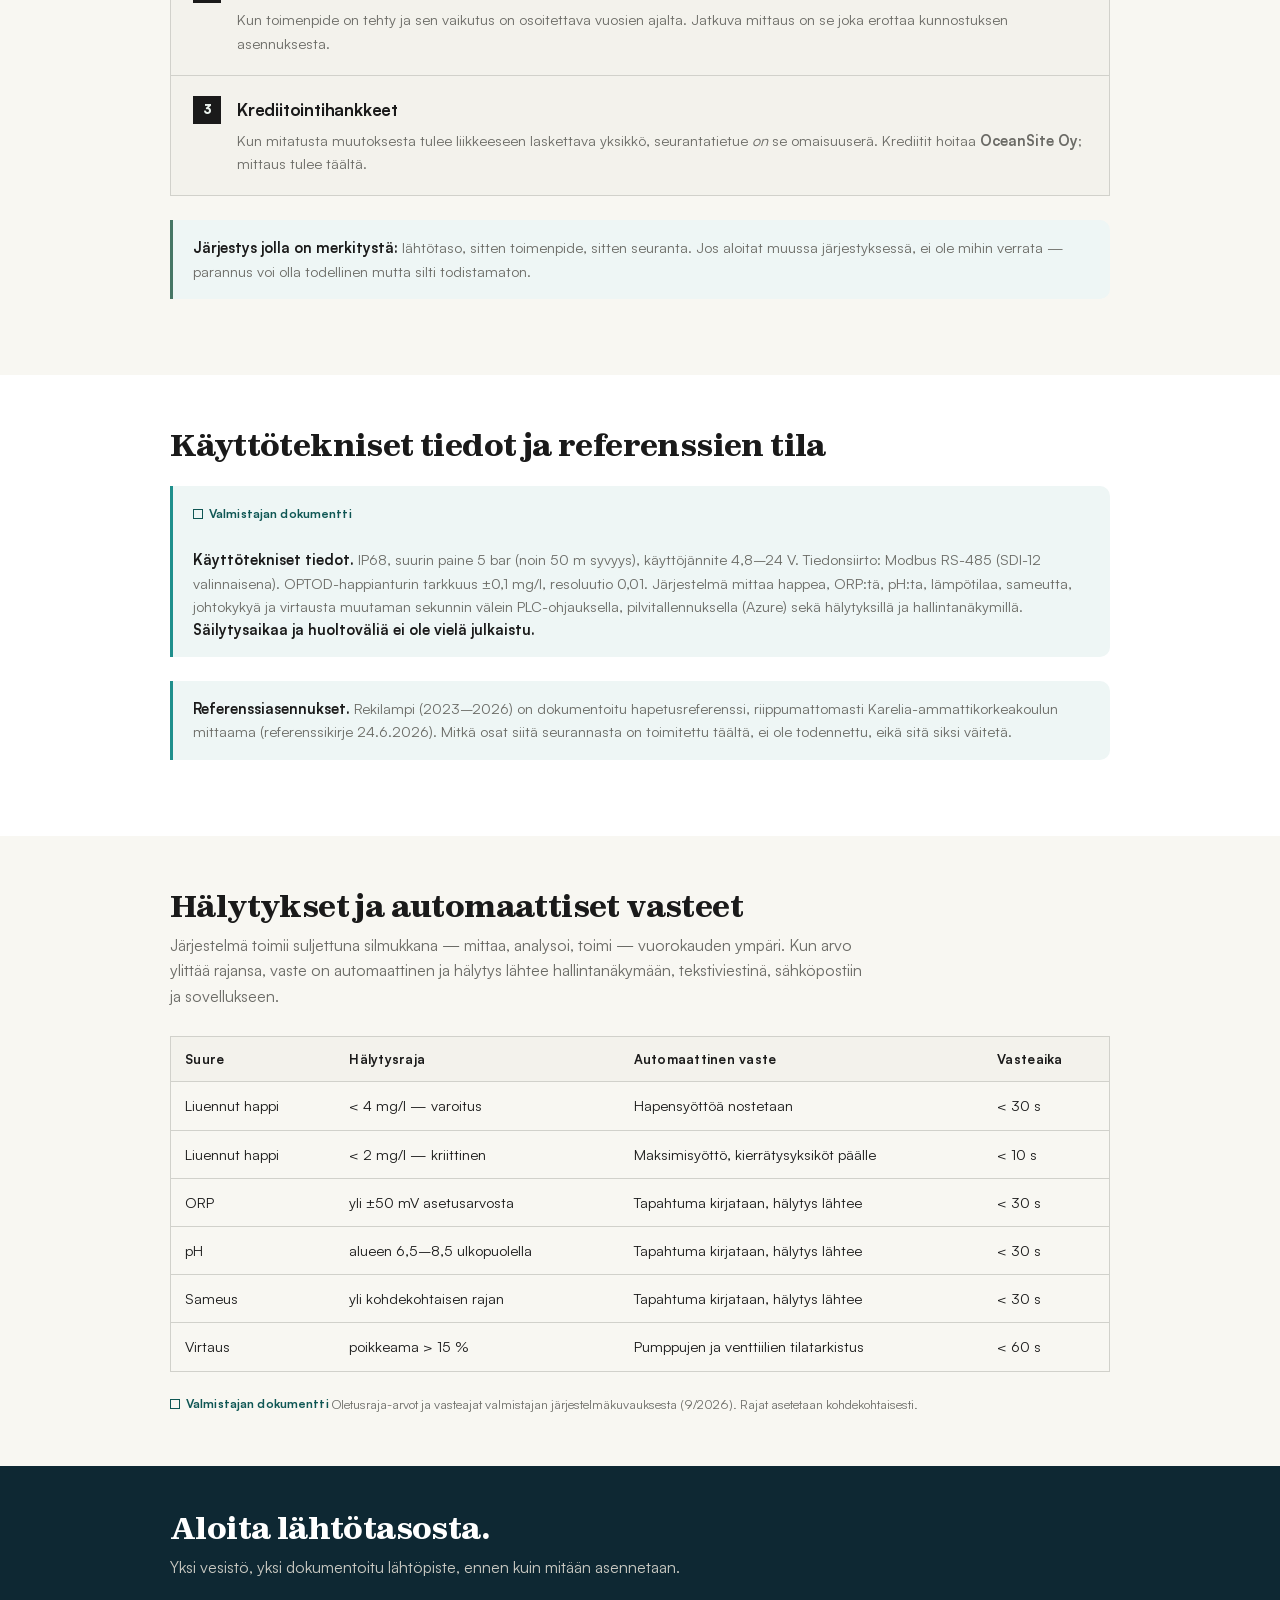
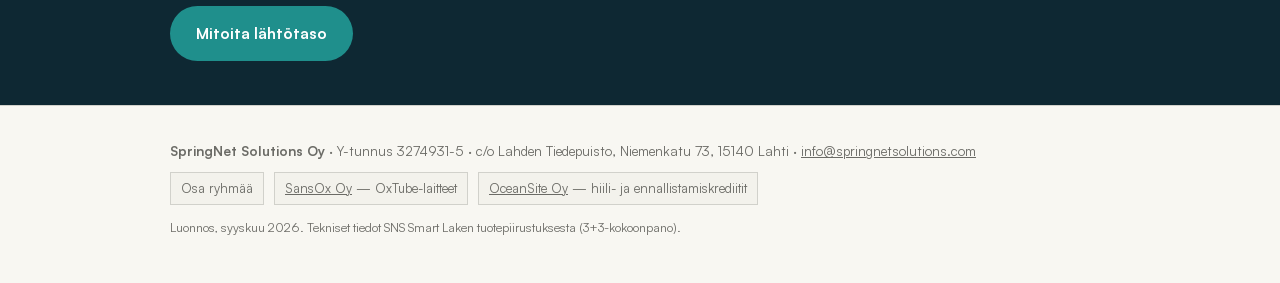
<file: fi/smart-lake.html>
<!doctype html>
<html lang="fi">
<head>
<meta charset="utf-8">
<meta name="viewport" content="width=device-width,initial-scale=1">
<meta name="robots" content="noindex,nofollow">
<title>Smart Lake — vedenalainen anturirunko | SpringNet Solutions</title>
<meta name="description" content="Kuuden anturin vedenalainen kotelo vesistön jatkuvaan seurantaan, rakennettu pysyvään asennukseen.">
<link rel="stylesheet" href="../assets/css/site.css">
<link rel="stylesheet" href="../assets/css/theme-b.css">
<link rel="stylesheet" href="../assets/css/wow.css">
<link rel="alternate" hreflang="en" href="../smart-lake.html">
<link rel="alternate" hreflang="fi" href="smart-lake.html">
<link rel="alternate" hreflang="es" href="../es/smart-lake.html">
<link rel="alternate" hreflang="x-default" href="../smart-lake.html">
<link rel="canonical" href="smart-lake.html">
</head>
<body>
<a class="skip" href="#main">Siirry sisältöön</a>
<p class="draft">Luonnossivusto — ei julkaistu.</p>
<header>
  <div class="wrap bar">
    <a class="logo" href="index.html">Spring<b>Net</b></a>
    <nav>
      <a href="index.html">Mitä teemme</a>
      <a href="smart-lake.html" aria-current="page">Smart Lake</a>
      <a href="evidence.html">Data ja näyttö</a>
      <a href="contact.html">Aloita</a>
    </nav>
      <div class="lang"><a href="../smart-lake.html" hreflang="en">EN</a><a href="../fi/smart-lake.html" hreflang="fi" aria-current="true">FI</a><a href="../es/smart-lake.html" hreflang="es">ES</a></div>
  </div>
</header>
<main id="main">
<div class="wrap hero">
  <p class="kicker">Smart Lake &middot; älykäs vedenlaadun hallinta</p>
  <h1>Näe järvesi happi juuri nyt — <em>rannalta sedimenttiin</em>.</h1>
  <p class="lede">Syvänteen happi romahtaa viikoissa ja palautuu viikoissa. Kaksi pistokoetta vuodessa ei näe sitä, eikä se tue lupaa, kunnostusväitettä eikä krediittiä. Smart Lake istuu pohjalla ja mittaa jatkuvasti — kuusi anturia yhdessä vahvistetussa rungossa, rakennettuna pysymään siellä.</p>
</div>

<section>
  <div class="wrap">
    <h2>Vedenalainen anturirunko</h2>
    <figure class="figwrap">
      <img class="figimg" src="../assets/img/smartlake_sensor_box.jpeg" width="1200" height="800" loading="lazy"
           alt="Tekninen piirustus SNS Smart Laken vedenalaisesta anturirungosta 3+3-kokoonpanossa, ylä-, sivu- ja suojaputkipoikkileikkauskuvineen.">
      <p class="cap">Smart Lake -vedenalainen anturirunko, 3+3-kokoonpano. Mitat ovat ohjeellisia ja sovitetaan hankkeen vaatimuksiin.</p>
    </figure>
    <p class="lead"><span class="prov prov-mfr">Valmistajan dokumentti</span></p>
    <div class="numbers">
      <div class="num"><b>6<small>kpl</small></b><span>anturia, 3+3-kokoonpano</span></div>
      <div class="num"><b>350<small>mm</small></b><span>enimmäiskorkeus</span></div>
      <div class="num"><b>1200&times;800<small>mm</small></b><span>rungon jalanjälki</span></div>
      <div class="num"><b>316L</b><span>ruostumaton teräs</span></div>
    </div>
  </div>
</section>

<section>
  <div class="wrap">
    <h2>Miksi se on rakennettu näin</h2>
    <div class="grid">
      <div class="card"><h3>Matala profiili</h3><p>Enimmäiskorkeus 350&nbsp;mm. Pohjalla matalana istuva yksikkö on vähemmän alttiina jäälle, verkoille ja venenliikenteelle kuin kelluva tai ankkuroitu asennus.</p></div>
      <div class="card"><h3>Avoin runko</h3><p>Rakenne on avoin, jotta vesi kulkee sen läpi. Suojatussa kotelossa oleva anturi mittaa koteloa, ei vesistöä.</p></div>
      <div class="card"><h3>316L-ruostumaton teräs</h3><p>Korroosionkestävä laatu, valittu pysyvään upotettuun asennukseen eikä mittauskampanjaan.</p></div>
      <div class="card"><h3>3+3-kokoonpano</h3><p>Anturit kahdessa kolmen anturin ryhmässä, joten yksikköä voi huoltaa tai anturin vaihtaa nostamatta ja käyttöönottamatta koko runkoa uudelleen.</p></div>
      <div class="card"><h3>Kaapelointi suojaputkeen</h3><p>Anturikaapelit reititetään pohjaan asennettuun suojaputkeen — HDPE, suositeltu &Oslash;&nbsp;50&nbsp;mm — sen sijaan että ne kulkisivat irrallaan pohjan poikki.</p></div>
      <div class="card"><h3>Varakapasiteetti ensimmäisestä päivästä</h3><p>Kaapelivedot mitoitetaan kolme käytössä ja kaksi varalla, joten myöhemmin lisätty parametri ei tarkoita uutta kaapelivetoa.</p></div>
    </div>
  </div>
</section>

<section>
  <div class="wrap">
    <h2>Anturit — esimerkkejä</h2>
    <div class="tablewrap">
      <table>
        <thead><tr><th>Anturi</th><th>Mittaa</th><th>Halkaisija</th><th>Pituus</th></tr></thead>
        <tbody>
          <tr><td>OPTOD</td><td>Liuennut happi</td><td>25&nbsp;mm</td><td>166&nbsp;mm</td></tr>
          <tr><td>Digital ORP</td><td>Redox-potentiaali</td><td>25&nbsp;mm</td><td>124&nbsp;mm</td></tr>
          <tr><td>StacSense UV</td><td>UV-absorbanssi</td><td>46&nbsp;mm</td><td>371&ndash;835&nbsp;mm</td></tr>
        </tbody>
      </table>
    </div>
    <p class="src">Esimerkkejä anturityypeistä joille runko on mitoitettu. Parametrijoukko valitaan hankkeittain — runkoon mahtuu kuusi.</p>
  </div>
</section>

<section>
  <div class="wrap">
    <h2>Kentällä</h2>
    <figure class="figwrap"><img class="figimg" src="../assets/img/alonlahti_parainen.jpg" width="1501" height="2000" loading="lazy" alt="Kivireunuksinen lampi Ålönlahden kohteessa Paraisilla talviauringonnousussa, vedessä ohut jää ja kivillä kevyt lumi."><p class="cap">Ålönlahti, Parainen — SNS:n oma pilotti, käynnissä. Ensimmäinen tämän järjestelmän omalla nimellä mitattava referenssi.</p></figure>
    <figure class="figwrap"><img class="figimg" src="../assets/img/ladybug_pond.jpg" width="2000" height="1125" loading="lazy" alt="Punainen leppäkerttukuvioinen kelluva ilmastusyksikkö oikeassa lammessa, ilmaletku kulkee rantaan."><p class="cap">Ladybug-ilmastusyksikkö lampiasennuksessa.</p></figure>
  </div>
</section>

<section>
  <div class="wrap">
    <h2>Kenelle tämä on</h2>
    <div class="steps">
      <div class="step"><div><h3>Vesialueen omistajat ja kunnat</h3><p>Vesistöt, joissa on hajuvalituksia, kalakuolemia tai lupaan liitetty kunnostusvelvoite — joissa kysymys on paraneeko oikeasti mikään.</p></div></div>
      <div class="step"><div><h3>Kunnostushankkeet</h3><p>Kun toimenpide on tehty ja sen vaikutus on osoitettava vuosien ajalta. Jatkuva mittaus on se joka erottaa kunnostuksen asennuksesta.</p></div></div>
      <div class="step"><div><h3>Krediitointihankkeet</h3><p>Kun mitatusta muutoksesta tulee liikkeeseen laskettava yksikkö, seurantatietue <em>on</em> se omaisuuserä. Krediitit hoitaa <b>OceanSite&nbsp;Oy</b>; mittaus tulee täältä.</p></div></div>
    </div>
    <div class="note ok"><b>Järjestys jolla on merkitystä:</b> lähtötaso, sitten toimenpide, sitten seuranta. Jos aloitat muussa järjestyksessä, ei ole mihin verrata — parannus voi olla todellinen mutta silti todistamaton.</div>
  </div>
</section>

<section>
  <div class="wrap">
    <h2>Käyttötekniset tiedot ja referenssien tila</h2>
    <div class="note"><span class="prov prov-mfr">Valmistajan dokumentti</span><br><br><b>Käyttötekniset tiedot.</b> IP68, suurin paine 5 bar (noin 50 m syvyys), käyttöjännite 4,8–24 V. Tiedonsiirto: Modbus RS-485 (SDI-12 valinnaisena). OPTOD-happianturin tarkkuus ±0,1 mg/l, resoluutio 0,01. Järjestelmä mittaa happea, ORP:tä, pH:ta, lämpötilaa, sameutta, johtokykyä ja virtausta muutaman sekunnin välein PLC-ohjauksella, pilvitallennuksella (Azure) sekä hälytyksillä ja hallintanäkymillä. <b>Säilytysaikaa ja huoltoväliä ei ole vielä julkaistu.</b></div>
    <div class="note"><b>Referenssiasennukset.</b> Rekilampi (2023&ndash;2026) on dokumentoitu hapetusreferenssi, riippumattomasti Karelia-ammattikorkeakoulun mittaama (referenssikirje 24.6.2026). Mitkä osat siitä seurannasta on toimitettu täältä, ei ole todennettu, eikä sitä siksi väitetä.</div>
  </div>
</section>

<section>
  <div class="wrap">
    <h2>H&auml;lytykset ja automaattiset vasteet</h2>
    <p class="lead">J&auml;rjestelm&auml; toimii suljettuna silmukkana &mdash; mittaa, analysoi, toimi &mdash; vuorokauden ymp&auml;ri. Kun arvo ylitt&auml;&auml; rajansa, vaste on automaattinen ja h&auml;lytys l&auml;htee hallintan&auml;kym&auml;&auml;n, tekstiviestin&auml;, s&auml;hk&ouml;postiin ja sovellukseen.</p>
    <div class="tablewrap">
      <table>
        <thead><tr><th>Suure</th><th>H&auml;lytysraja</th><th>Automaattinen vaste</th><th>Vasteaika</th></tr></thead>
        <tbody>
          <tr><td>Liuennut happi</td><td>&lt; 4&nbsp;mg/l &mdash; varoitus</td><td>Hapensy&ouml;tt&ouml;&auml; nostetaan</td><td>&lt; 30&nbsp;s</td></tr>
          <tr><td>Liuennut happi</td><td>&lt; 2&nbsp;mg/l &mdash; kriittinen</td><td>Maksimisy&ouml;tt&ouml;, kierr&auml;tysyksik&ouml;t p&auml;&auml;lle</td><td>&lt; 10&nbsp;s</td></tr>
          <tr><td>ORP</td><td>yli &plusmn;50&nbsp;mV asetusarvosta</td><td>Tapahtuma kirjataan, h&auml;lytys l&auml;htee</td><td>&lt; 30&nbsp;s</td></tr>
          <tr><td>pH</td><td>alueen 6,5&ndash;8,5 ulkopuolella</td><td>Tapahtuma kirjataan, h&auml;lytys l&auml;htee</td><td>&lt; 30&nbsp;s</td></tr>
          <tr><td>Sameus</td><td>yli kohdekohtaisen rajan</td><td>Tapahtuma kirjataan, h&auml;lytys l&auml;htee</td><td>&lt; 30&nbsp;s</td></tr>
          <tr><td>Virtaus</td><td>poikkeama &gt; 15&nbsp;%</td><td>Pumppujen ja venttiilien tilatarkistus</td><td>&lt; 60&nbsp;s</td></tr>
        </tbody>
      </table>
    </div>
    <p class="src"><span class="prov prov-mfr">Valmistajan dokumentti</span> Oletusraja-arvot ja vasteajat valmistajan j&auml;rjestelm&auml;kuvauksesta (9/2026). Rajat asetetaan kohdekohtaisesti.</p>
  </div>
</section>

<section class="cta">
  <div class="wrap"><h2>Aloita lähtötasosta.</h2><p class="lead">Yksi vesistö, yksi dokumentoitu lähtöpiste, ennen kuin mitään asennetaan.</p>
  <a class="btn" href="contact.html">Mitoita lähtötaso</a></div>
</section>
</main>
<footer>
  <div class="wrap">
    <p><b>SpringNet Solutions Oy</b> &middot; Y-tunnus 3274931-5 &middot; c/o Lahden Tiedepuisto, Niemenkatu 73, 15140 Lahti &middot; <a href="mailto:info@springnetsolutions.com">info@springnetsolutions.com</a></p>
    <div class="chain"><span>Osa ryhmää</span> <span><a href="https://buenosbandidos-pixel.github.io/sansox-demo/">SansOx Oy</a> — OxTube-laitteet</span> <span><a href="https://buenosbandidos-pixel.github.io/oceansite-demo/">OceanSite Oy</a> — hiili- ja ennallistamiskrediitit</span></div>
    <p class="src">Luonnos, syyskuu 2026. Tekniset tiedot SNS Smart Laken tuotepiirustuksesta (3+3-kokoonpano).</p>
  </div>
</footer>
<script src="../assets/js/menu.js" defer></script>
<script src="../assets/js/wow.js" defer></script>
</body></html>
</file>
<file: assets/css/site.css>
/* SansOx Spain — service chain site
   Design: Nordic Editorial (peritty sansox-site-v3:sta, WCAG AA -validoitu paletti)
   Satoshi = leipä, Zodiak = display. Ei ulkoisia fontteja, ei kirjastoja, ei trackereita. */

@font-face{font-family:'Satoshi';src:url('../fonts/satoshi-400.woff2') format('woff2');font-weight:400;font-display:swap}
@font-face{font-family:'Satoshi';src:url('../fonts/satoshi-500.woff2') format('woff2');font-weight:500;font-display:swap}
@font-face{font-family:'Satoshi';src:url('../fonts/satoshi-700.woff2') format('woff2');font-weight:700;font-display:swap}
@font-face{font-family:'Satoshi';src:url('../fonts/satoshi-900.woff2') format('woff2');font-weight:900;font-display:swap}
@font-face{font-family:'Zodiak';src:url('../fonts/zodiak-800.woff2') format('woff2');font-weight:800;font-display:swap}

:root{
  --bg:#F8F7F2;        /* lämmin paperi */
  --panel:#F3F2EC;
  --line:#D1D1CB;
  --ink:#1A1A1A;
  --dim:#6B6B66;
  --aqua:#3F7393;      /* toiminta ja linkit */
  --aqua-deep:#33505E;
  --rust:#9B6254;      /* vajaa tulos / varaus */
  --moss:#467665;      /* vahvistettu */
  --deep:#1A1A1A;
  --accent:#3F7393;
}
*{box-sizing:border-box;margin:0;padding:0}
img{max-width:100%;height:auto}
html{scroll-behavior:smooth}
body{background:var(--bg);color:var(--ink);
  font:16px/1.6 'Satoshi',-apple-system,BlinkMacSystemFont,"Segoe UI",Helvetica,Arial,sans-serif;
  -webkit-font-smoothing:antialiased}

.skip{position:absolute;left:-9999px;top:0;z-index:100;background:var(--deep);color:#EAF2ED;
  font-weight:800;padding:12px 18px;text-decoration:none}
.skip:focus{left:0}
:focus-visible{outline:2.5px solid var(--moss);outline-offset:2px}

.wrap{max-width:980px;margin:0 auto;padding:0 20px}
.draft{background:#F0E9D2;color:#5C4A16;font-size:12.5px;text-align:center;padding:8px 14px}

/* --- header --- */
header{border-bottom:1px solid var(--line);position:sticky;top:0;background:var(--bg);z-index:20}
.bar{display:flex;align-items:center;gap:22px;padding:14px 0;flex-wrap:wrap}
.logo{font-weight:900;font-size:23px;letter-spacing:-.5px;text-decoration:none;color:var(--ink)}
.logo b{color:var(--accent);font-weight:900}
nav{display:flex;gap:18px;flex-wrap:wrap;margin-left:auto}
nav a{color:var(--dim);text-decoration:none;font-size:14.5px;font-weight:500;padding:6px 0}
nav a:hover,nav a[aria-current="page"]{color:var(--ink);box-shadow:inset 0 -2px var(--accent)}
.lang{display:flex;gap:2px;margin-left:8px}
.lang button{border:1px solid var(--line);background:transparent;color:var(--dim);
  font:600 12.5px 'Satoshi',sans-serif;padding:6px 10px;cursor:pointer;min-height:44px;min-width:44px}
.lang button[aria-pressed="true"]{background:var(--ink);color:var(--bg);border-color:var(--ink)}

/* --- hero --- */
.hero{padding:64px 0 40px}
.kicker{color:var(--dim);font-size:14px;font-weight:600;border-bottom:1px solid var(--line);
  padding-bottom:10px;margin-bottom:22px;max-width:46ch}
h1{font-family:'Zodiak',Georgia,serif;font-size:clamp(34px,7vw,60px);line-height:1.04;
  letter-spacing:-1.4px;font-weight:800;max-width:17ch;text-wrap:balance}
h1 em{font-style:normal;color:var(--accent)}
.lede{color:var(--dim);max-width:60ch;margin-top:20px;font-size:17.5px}

/* --- sections --- */
section{padding:52px 0;border-top:1px solid var(--line)}
h2{font-family:'Zodiak',Georgia,serif;font-size:clamp(23px,4vw,31px);letter-spacing:-.6px;
  font-weight:800;line-height:1.14;margin-bottom:10px}
h3{font-size:17px;font-weight:700;margin-bottom:6px;letter-spacing:-.2px}
.lead{color:var(--dim);max-width:64ch;margin-bottom:26px}
p+p{margin-top:14px}

/* --- number strip --- */
.numbers{display:grid;grid-template-columns:repeat(auto-fit,minmax(150px,1fr));gap:1px;
  background:var(--line);border:1px solid var(--line);margin:30px 0 8px}
.num{background:var(--panel);padding:22px 18px}
.num b{display:block;font-size:clamp(30px,5.5vw,44px);font-weight:900;letter-spacing:-2px;
  line-height:1;font-variant-numeric:tabular-nums}
.num small{font-size:.46em;letter-spacing:0;margin-left:.06em;font-weight:700}
.num span{display:block;color:var(--dim);font-size:13px;margin-top:9px;line-height:1.45}

/* --- cards --- */
.grid{display:grid;grid-template-columns:repeat(auto-fit,minmax(230px,1fr));gap:1px;
  background:var(--line);border:1px solid var(--line)}
.card{background:var(--panel);padding:24px 20px}
.card .tag{display:inline-block;font-size:11.5px;font-weight:700;letter-spacing:.06em;
  text-transform:uppercase;color:var(--aqua-deep);margin-bottom:10px}
.card p{color:var(--dim);font-size:14.5px}
.card a{color:var(--aqua);text-decoration:none;font-weight:600;font-size:14.5px;
  display:inline-block;margin-top:12px}
.card a:hover{text-decoration:underline}

/* --- table --- */
.tablewrap{overflow-x:auto;-webkit-overflow-scrolling:touch;border:1px solid var(--line);margin:22px 0}
table{border-collapse:collapse;width:100%;min-width:480px;font-size:14.5px}
th,td{text-align:left;padding:12px 14px;border-bottom:1px solid var(--line)}
th{background:var(--panel);font-weight:700;font-size:13px;letter-spacing:.02em}
td b{font-variant-numeric:tabular-nums}
tr:last-child td{border-bottom:0}

/* --- steps --- */
.steps{counter-reset:s;display:grid;gap:1px;background:var(--line);border:1px solid var(--line)}
.step{background:var(--panel);padding:20px 22px;display:flex;gap:16px;align-items:flex-start}
.step::before{counter-increment:s;content:counter(s);flex:0 0 28px;height:28px;display:grid;
  place-items:center;background:var(--deep);color:#EAF2ED;font-weight:800;font-size:13px}
.step p{color:var(--dim);font-size:14.5px}

/* --- callout --- */
.note{border-left:3px solid var(--rust);background:var(--panel);padding:16px 20px;
  color:var(--dim);font-size:14.5px;margin:24px 0}
.note b{color:var(--ink)}
.note.ok{border-left-color:var(--moss)}

/* --- CTA --- */
.cta{background:var(--deep);color:#EAF2ED;padding:44px 0;margin-top:0}
.cta h2{color:#fff}
.cta .lead{color:#C9C9C2}
.btn{display:inline-block;background:var(--aqua);color:#fff;text-decoration:none;
  font-weight:700;padding:15px 26px;font-size:15.5px;min-height:44px}
.btn:hover{background:var(--aqua-deep)}

/* --- footer --- */
footer{border-top:1px solid var(--line);padding:34px 0 46px;color:var(--dim);font-size:13.5px}
footer a{color:var(--dim)}
.chain{display:flex;gap:10px;flex-wrap:wrap;margin-top:10px;font-size:13px}
.chain span{border:1px solid var(--line);padding:5px 10px;background:var(--panel)}

.src{color:var(--dim);font-size:12.5px;margin-top:12px}
.src a{color:var(--aqua)}

@media (max-width:640px){
  .bar{gap:12px}
  nav{width:100%;margin-left:0;gap:14px}
  .hero{padding:40px 0 30px}
  section{padding:40px 0}
}


/* ---- Todistekaavio (peritty sansox-site-v3:sta, Kuopio 2019 / IWA 2021) ---- */
:root{--win:#467665;--lose:#9B6254}
.chart{margin-top:26px;position:relative;padding-left:46px}
.chart svg{width:100%;height:190px;display:block}
.chart .grid line{stroke:rgba(26,26,26,.15);stroke-width:1}
.chart rect.w{fill:var(--win)}
.chart rect.l{fill:var(--lose)}
.chart rect.ref{fill:var(--ink)}
.chart rect:hover{opacity:.75}
.yaxis{position:absolute;left:0;top:0;height:190px;width:42px;display:flex;flex-direction:column;
  justify-content:space-between;align-items:flex-end;color:var(--dim);font-size:11.5px;
  font-variant-numeric:tabular-nums}
.yaxis span{transform:translateY(-.35em)}
.yaxis span:first-child{transform:none}
.chart figcaption{display:flex;gap:22px;flex-wrap:wrap;align-items:center;margin-top:14px;
  font-size:13.5px;color:var(--dim)}
.chart .key{display:flex;align-items:center;gap:7px}
.chart .key i{width:13px;height:13px;display:inline-block}
.chart .key i.kw{background:var(--win)} .chart .key i.kl{background:var(--lose)}
.chart figcaption a{color:var(--accent);font-weight:700}
.heromotion{margin-top:30px;border:1px solid var(--line)}
.heromotion video{width:100%;height:auto;display:block}
.heromotion .cap{color:var(--dim);font-size:13px;padding:10px 14px;background:var(--panel);
  border-top:1px solid var(--line);margin:0}
.figimg{border:1px solid var(--line);width:100%;display:block}
.figwrap{margin:26px 0}
.figwrap .cap{color:var(--dim);font-size:13px;margin-top:10px}
@media (max-width:640px){
  .chart{padding-left:38px}.chart svg{height:150px}.yaxis{height:150px;width:34px}
  .chart figcaption{gap:10px;flex-direction:column;align-items:flex-start}
}

/* --- liikkeen vahentaminen: kayttajan jarjestelmaasetus voittaa --- */
@media (prefers-reduced-motion:reduce){
  *,*::before,*::after{animation-duration:.01ms!important;animation-iteration-count:1!important;
    transition-duration:.01ms!important;scroll-behavior:auto!important}
  /* Videota EI piiloteta: se pysaytetaan JS:lla, jolloin poster-ruutu jaa
     nakyviin still-kuvana ja sivun rytmi sailyy. */
  .heromotion video{outline:none}
}

/* Kielivalitsin on linkkeja, ei nappeja: toimii ilman JavaScriptia ja on
   indeksoitavissa. Tyylit vastaavat aiempaa nappiulkoasua. */
.lang a{border:1px solid var(--line);background:transparent;color:var(--dim);
  text-decoration:none;font:inherit;font-size:12px;font-weight:700;letter-spacing:.04em;
  padding:5px 8px;line-height:1;display:inline-block}
.lang a:hover{color:var(--ink);border-color:var(--ink)}
.lang a[aria-current="true"]{background:var(--ink);color:var(--bg);border-color:var(--ink)}

/* --- kosketuskohteet puhelimessa ---
   Mitattu 390 px leveydella: kielivalitsin 24 px ja korttien "Lue lisaa" 23 px.
   Kumpikin on ensisijainen navigointielementti ja liian pieni sormelle.
   Leveys ei kasva, vain osumapinta. */
@media (max-width:640px){
  .lang a{padding:11px 13px}
  .card a,figcaption a{min-height:44px;display:inline-flex;align-items:center}
  .wrap p a[href^="mailto:"]{padding:7px 0;display:inline-block}
  .btn{width:100%;text-align:center}
}
/* --- LAHDESTATUS ---
   Sivuston erottuva asema ei ole visuaalinen vaan episteeminen: se kertoo mita
   se ei tieda. Aiemmin se sanottiin proosassa ja yhdessa taulukkosarakkeessa.
   Tassa siita tehdaan jarjestelma: VARI TARKOITTAA NAYTON TILAA, ei koristetta.
   Sama nelja tilaa kulkevat jokaisen luvun mukana kaikkialla sivustolla. */
.prov{display:inline-flex;align-items:center;gap:6px;font-size:12px;font-weight:700;
  letter-spacing:.01em;color:var(--ink);white-space:nowrap}
.prov::before{content:"";width:8px;height:8px;flex:0 0 8px;border:1.5px solid currentColor}
.prov-3rd{color:var(--moss)}                       /* riippumaton mittaus */
.prov-3rd::before{background:var(--moss);border-color:var(--moss)}
.prov-mfr{color:var(--aqua-deep)}                  /* valmistajan dokumentti */
.prov-own{color:var(--aqua-deep)}                  /* yhtion oma pilotti */
.prov-own::before{background:linear-gradient(135deg,var(--aqua-deep) 50%,transparent 50%)}
.prov-none{color:var(--rust)}                      /* ei mitattu */
.prov-none::before{border-color:var(--rust);background:none}

.provkey{display:flex;flex-wrap:wrap;gap:18px;padding:14px 18px;border:1px solid var(--line);
  background:var(--panel);margin:22px 0;font-size:13px;color:var(--dim)}
.provkey .prov{font-size:12.5px}
@media (max-width:640px){.provkey{gap:10px}}
</file>
<file: assets/css/theme-b.css>
/* Theme B "Tumma vesi" — 2026-09-27 (Cowork). Ladataan site.css:n jälkeen.
   Poisto = poista <link theme-b.css> ja <script menu.js> sivuilta. */
:root{--navy:#0E2833;--navy-2:#123442;--navy-line:#244B5A;--teal:#1F8F8C;--teal-deep:#17706D;--teal-light:#7FD3CF}

/* sivumarginaali: .bar ja .hero nollasivat .wrap-paddingin */
.wrap.bar{padding:12px 20px}
.wrap.hero{padding-left:20px;padding-right:20px}

/* luonnospalkki + yläpalkki */
.draft{background:#0A1E27;color:#9FC3CC}
header{background:var(--navy);border-bottom:1px solid var(--navy-line)}
.logo,.logo:visited{color:#fff}
.logo b{color:var(--teal-light)}
.logo .tagline{color:#8FB3BD}
nav a{color:#CFE3E8}
nav a:hover,nav a[aria-current="page"]{color:#fff;box-shadow:inset 0 -2px var(--teal-light)}
.lang a{color:#CFE3E8;border-color:var(--navy-line);border-radius:6px}
.lang a:hover{color:#fff;border-color:#fff}
.lang a[aria-current="true"]{background:#fff;color:var(--navy);border-color:#fff}
.menu-btn{display:none;align-items:center;justify-content:center;width:44px;height:44px;flex:none;
  border:1px solid var(--navy-line);background:transparent;color:#fff;border-radius:10px;cursor:pointer;padding:0}
.menu-btn svg{width:22px;height:22px}
.menu-btn:focus-visible{outline:2.5px solid var(--teal-light);outline-offset:2px}

/* hero */
.wrap.hero{position:relative;max-width:none;margin:0;color:#fff;
  padding-top:72px;padding-bottom:56px;
  background-color:var(--navy);background-image:linear-gradient(180deg,rgba(14,40,51,.72),rgba(14,40,51,.94) 75%);background-size:cover;background-position:center}
.wrap.hero>*{max-width:940px;margin-left:auto;margin-right:auto}
.hero .kicker{color:var(--teal-light);border-bottom-color:rgba(255,255,255,.25)}
.hero h1{color:#fff}
.hero h1 em{color:var(--teal-light)}
.hero .lede{color:#DCEAEE}
.hero a{color:var(--teal-light)}
.herocta{display:flex;gap:10px;flex-wrap:wrap;margin-top:28px}
.herocta a{display:inline-flex;align-items:center;justify-content:center;min-height:48px;padding:0 24px;
  border-radius:999px;font-weight:700;font-size:16px;text-decoration:none}
.herocta a.p{background:var(--teal);color:#fff}
.herocta a.p:hover{background:var(--teal-deep)}
.herocta a.s{border:1px solid rgba(255,255,255,.55);color:#fff}
.herocta a.s:hover{background:rgba(255,255,255,.1)}

/* painikkeet ja kortit */
.btn{background:var(--teal);border-radius:999px}
.btn:hover{background:var(--teal-deep)}
div.grid{gap:14px;background:none;border:0}
.card{background:#fff;border-radius:14px;box-shadow:0 1px 2px rgba(0,0,0,.05),0 6px 18px rgba(14,40,51,.07)}
.tag{color:var(--teal-deep)}
.numbers{gap:10px;background:none;border:0}
.num{border-radius:12px}

@media (max-width:640px){
  header{position:sticky;top:0}
  .bar{flex-wrap:nowrap;gap:10px}
  .logo{font-size:20px;white-space:nowrap}
  .lang{margin-left:auto}
  .lang a{padding:9px 10px;font-size:12.5px}
  .js-menu .menu-btn{display:inline-flex}
  .js-menu nav{display:none}
  header.open .bar{flex-wrap:wrap}
  header.open nav{display:flex;flex-direction:column;flex-basis:100%;gap:0;margin:4px 0 6px;order:9}
  header.open nav a{padding:14px 0;border-top:1px solid var(--navy-line);font-size:17px;box-shadow:none}
  header.open nav a[aria-current="page"]{color:var(--teal-light)}
  .wrap.hero{padding-top:52px;padding-bottom:40px}
  .hero h1{font-size:clamp(30px,9.2vw,38px);line-height:1.06;hyphens:auto;-webkit-hyphens:auto;overflow-wrap:break-word}
  .herocta a{flex:1 1 auto}
  .prov{white-space:normal}
  :lang(fi) .hero h1{font-size:clamp(26px,8vw,36px)}
}
@media (min-width:641px){
  .lang{margin-left:14px}
}

/* 5 s -testi 2026-09-27: luvut heron sisään kompaktina 3 sarakkeen nauhana,
   mobiilissa tiiviimpi ensinäkymä (otsikko+alaotsikko+painike+luvut < 664 px) */
.hero .numbers{margin-top:20px;grid-template-columns:repeat(3,1fr);gap:8px}
.hero .num{background:rgba(255,255,255,.08);border-radius:12px;padding:12px 12px}
.hero .num b{font-size:clamp(20px,3vw,30px);letter-spacing:-1px;color:#fff}
.hero .num span{color:#BFD7DD;font-size:12px;margin-top:6px;line-height:1.35}
.hero .num .prov{font-size:9.5px;padding:2px 6px}
.hero .num a{color:var(--teal-light)}
@media (max-width:640px){
  .wrap.hero{padding-top:28px;padding-bottom:26px}
  .hero .kicker{display:none}
  .hero h1{font-size:clamp(25px,7.4vw,34px);line-height:1.08}
  :lang(fi) .hero h1{font-size:clamp(23px,6.8vw,32px)}
  .hero .lede{font-size:15px;line-height:1.5;margin-top:10px}
  .herocta{margin-top:14px;flex-wrap:nowrap;gap:8px}
  .herocta a{flex:1 1 0;min-height:44px;padding:6px 10px;font-size:13.5px;line-height:1.15;text-align:center}
  .hero .numbers{margin-top:14px;gap:6px}
  .hero .num{padding:9px 8px}
  .hero .num b{font-size:19px;letter-spacing:-.5px}
  .hero .num span{font-size:12px;margin-top:4px;line-height:1.3;hyphens:auto;-webkit-hyphens:auto;overflow-wrap:anywhere}
  .hero .num .prov{font-size:11px;padding:1px 5px;line-height:1.25}
  .hero .num b small{font-size:11px}
}

/* ===== Yhtenäistys 2026-09-27 (Cowork): yksi turkoosi väriperhe, taustojen rytmi, kevyemmät huomautukset ===== */
:root{--accent:#17706D;--aqua:#17706D;--aqua-deep:#0F5654}
main>section{border-top:0}
main>section:nth-of-type(even):not(#chain-of-evidence):not(.cta){background:#fff}
main>section:nth-of-type(even):not(#chain-of-evidence):not(.cta) .card{background:#F4F8F7;box-shadow:none;border:1px solid #E1ECEA}
h2 em{font-style:normal;color:var(--accent)}
.cta h2 em,#chain-of-evidence h2 em{color:var(--teal-light)}
.note{border-left-color:var(--teal);background:#EEF6F5;border-radius:0 10px 10px 0}
#not-claimed .note,.note.warn{border-left-color:var(--rust);background:#F7F0EC}
.note.ok{border-left-color:var(--moss)}
main p a:not([class]),main li a:not([class]),.note a:not([class]){color:var(--accent)}
#chain-of-evidence .note a:not([class]),.cta a:not([class]){color:var(--teal-light)}
/* Korttien ikonit + kuva/teksti-jako 2026-09-27 (Cowork) */
.card-ic{display:grid;place-items:center;width:42px;height:42px;border-radius:12px;background:#E3F1EF;color:var(--accent);margin-bottom:14px}
.card-ic svg{width:24px;height:24px}
.split{display:grid;grid-template-columns:minmax(0,1.35fr) minmax(0,1fr);gap:28px;align-items:start}
.split-img{margin:0;position:sticky;top:90px}
.split-img img{width:100%;height:auto;display:block;border-radius:14px;box-shadow:0 6px 24px rgba(14,40,51,.12);background:#fff}
.split-img figcaption{font-size:13px;color:var(--dim);margin-top:10px;line-height:1.45}
@media (max-width:640px){
  .split{grid-template-columns:1fr;gap:18px}
  .split-img{position:static;order:-1}
  .split-img img{max-height:320px;object-fit:cover}
}
</file>
<file: assets/css/wow.css>
/* WOW 2026-09-27 (Cowork): A = kuplat heron taustalla, B = virtaava ketjukaavio */

/* ---------- A: kuplat ---------- */
.wrap.hero{overflow:hidden;isolation:isolate}
.hero>*{position:relative;z-index:1}
.hero .bubbles{position:absolute;inset:0;z-index:0;pointer-events:none;max-width:none;margin:0}
.bubbles i{position:absolute;bottom:-40px;border-radius:50%;
  background:radial-gradient(circle at 32% 30%,rgba(255,255,255,.55),rgba(127,211,207,.18) 45%,rgba(127,211,207,.05) 70%);
  border:1px solid rgba(190,240,236,.28);
  animation:rise var(--d,14s) linear var(--w,0s) infinite;opacity:0}
@keyframes rise{
  0%{transform:translate(0,0) scale(.7);opacity:0}
  10%{opacity:var(--o,.55)}
  50%{transform:translate(var(--s,14px),-55vh) scale(1)}
  90%{opacity:var(--o,.55)}
  100%{transform:translate(calc(var(--s,14px)*-1),-110vh) scale(1.08);opacity:0}}

/* ---------- B: ketju ---------- */
#chain-of-evidence{background:var(--navy);color:#DCEAEE;border-top:0}
#chain-of-evidence h2{color:#fff}
#chain-of-evidence .lead{color:#BFD7DD}
#chain-of-evidence .note{background:rgba(255,255,255,.06);color:#DCEAEE;border-left-color:var(--teal-light)}
#chain-of-evidence .src,#chain-of-evidence .src a{color:#9FC3CC}
.flow{position:relative;display:grid;grid-template-columns:repeat(3,1fr);gap:22px;margin:34px 0 26px}
.flow-pipe{position:absolute;left:16.6%;right:16.6%;top:38px;height:6px;border-radius:6px;overflow:hidden;
  background:rgba(127,211,207,.16)}
.flow-pipe::before{content:"";position:absolute;inset:0;
  background:repeating-linear-gradient(90deg,transparent 0 18px,rgba(127,211,207,.75) 18px 30px);
  animation:flowx 1.6s linear infinite}
@keyframes flowx{to{transform:translateX(30px)}}
.flow-pipe b{position:absolute;top:50%;width:10px;height:10px;margin-top:-5px;border-radius:50%;
  background:#fff;box-shadow:0 0 12px 3px rgba(127,211,207,.9);animation:dotx 4.5s cubic-bezier(.45,0,.55,1) infinite}
.flow-pipe b:nth-child(2){animation-delay:1.5s}.flow-pipe b:nth-child(3){animation-delay:3s}
@keyframes dotx{0%{left:-2%;opacity:0}8%{opacity:1}92%{opacity:1}100%{left:100%;opacity:0}}
.station{position:relative;display:flex;flex-direction:column;align-items:center;text-align:center;
  text-decoration:none;color:inherit;padding:0 6px}
.st-ring{width:82px;height:82px;border-radius:50%;display:grid;place-items:center;
  background:var(--navy-2);border:2px solid var(--navy-line);color:var(--teal-light);position:relative;z-index:1;
  transition:transform .25s,border-color .25s}
.st-ring svg{width:36px;height:36px}
.station:hover .st-ring{transform:translateY(-3px);border-color:var(--teal-light)}
.station.here .st-ring{background:var(--teal);border-color:var(--teal-light);color:#fff;
  box-shadow:0 0 0 0 rgba(127,211,207,.6);animation:pulse 2.4s ease-out infinite}
@keyframes pulse{0%{box-shadow:0 0 0 0 rgba(127,211,207,.55)}80%,100%{box-shadow:0 0 0 18px rgba(127,211,207,0)}}
.st-verb{margin-top:16px;font-family:'Zodiak',Georgia,serif;font-size:24px;font-weight:800;color:#fff;letter-spacing:-.5px}
.st-co{margin-top:2px;font-size:13px;font-weight:700;letter-spacing:.04em;color:var(--teal-light)}
.station p{margin-top:8px;font-size:14.5px;color:#BFD7DD;max-width:30ch}
.st-here{margin-top:12px;font-size:11.5px;font-weight:700;letter-spacing:.08em;text-transform:uppercase;
  background:#fff;color:var(--navy);padding:4px 10px;border-radius:999px}
.st-go{margin-top:12px;font-size:13.5px;font-weight:700;color:var(--teal-light)}
.station:hover .st-go{text-decoration:underline}

@media (max-width:640px){
  .flow{grid-template-columns:1fr;gap:26px;margin:26px 0 22px}
  .flow-pipe{left:38px;right:auto;top:40px;bottom:40px;width:6px;height:auto}
  .flow-pipe::before{background:repeating-linear-gradient(180deg,transparent 0 18px,rgba(127,211,207,.75) 18px 30px);animation:flowy 1.6s linear infinite}
  @keyframes flowy{to{transform:translateY(30px)}}
  .flow-pipe b{left:50%;margin-left:-5px;animation-name:doty}
  @keyframes doty{0%{top:-2%;opacity:0}8%{opacity:1}92%{opacity:1}100%{top:100%;opacity:0}}
  .station{display:grid;grid-template-columns:82px 1fr;column-gap:16px;align-items:start;text-align:left;padding:0}
  .st-ring{grid-row:1/6;width:76px;height:76px;margin-left:3px}
  .st-verb{margin-top:4px;font-size:22px}
  .station p{max-width:none;font-size:14px}
  .st-here,.st-go{justify-self:start}
}

/* ---------- design-korjaukset ---------- */
.cta{background:var(--navy)}
@media (min-width:641px){
  .wrap.hero[style*="assets/img"]{background-image:linear-gradient(180deg,rgba(14,40,51,.5),rgba(14,40,51,.88) 80%),url(../img/alonlahti_parainen.jpg)!important}
  div.grid:has(> .card:nth-child(4):last-child){grid-template-columns:repeat(2,1fr)}
}

@media (prefers-reduced-motion:reduce){
  .bubbles,.flow-pipe b{display:none}
  .flow-pipe::before,.station.here .st-ring{animation:none}
}
#chain-of-evidence .note b{color:#fff}
</file>
